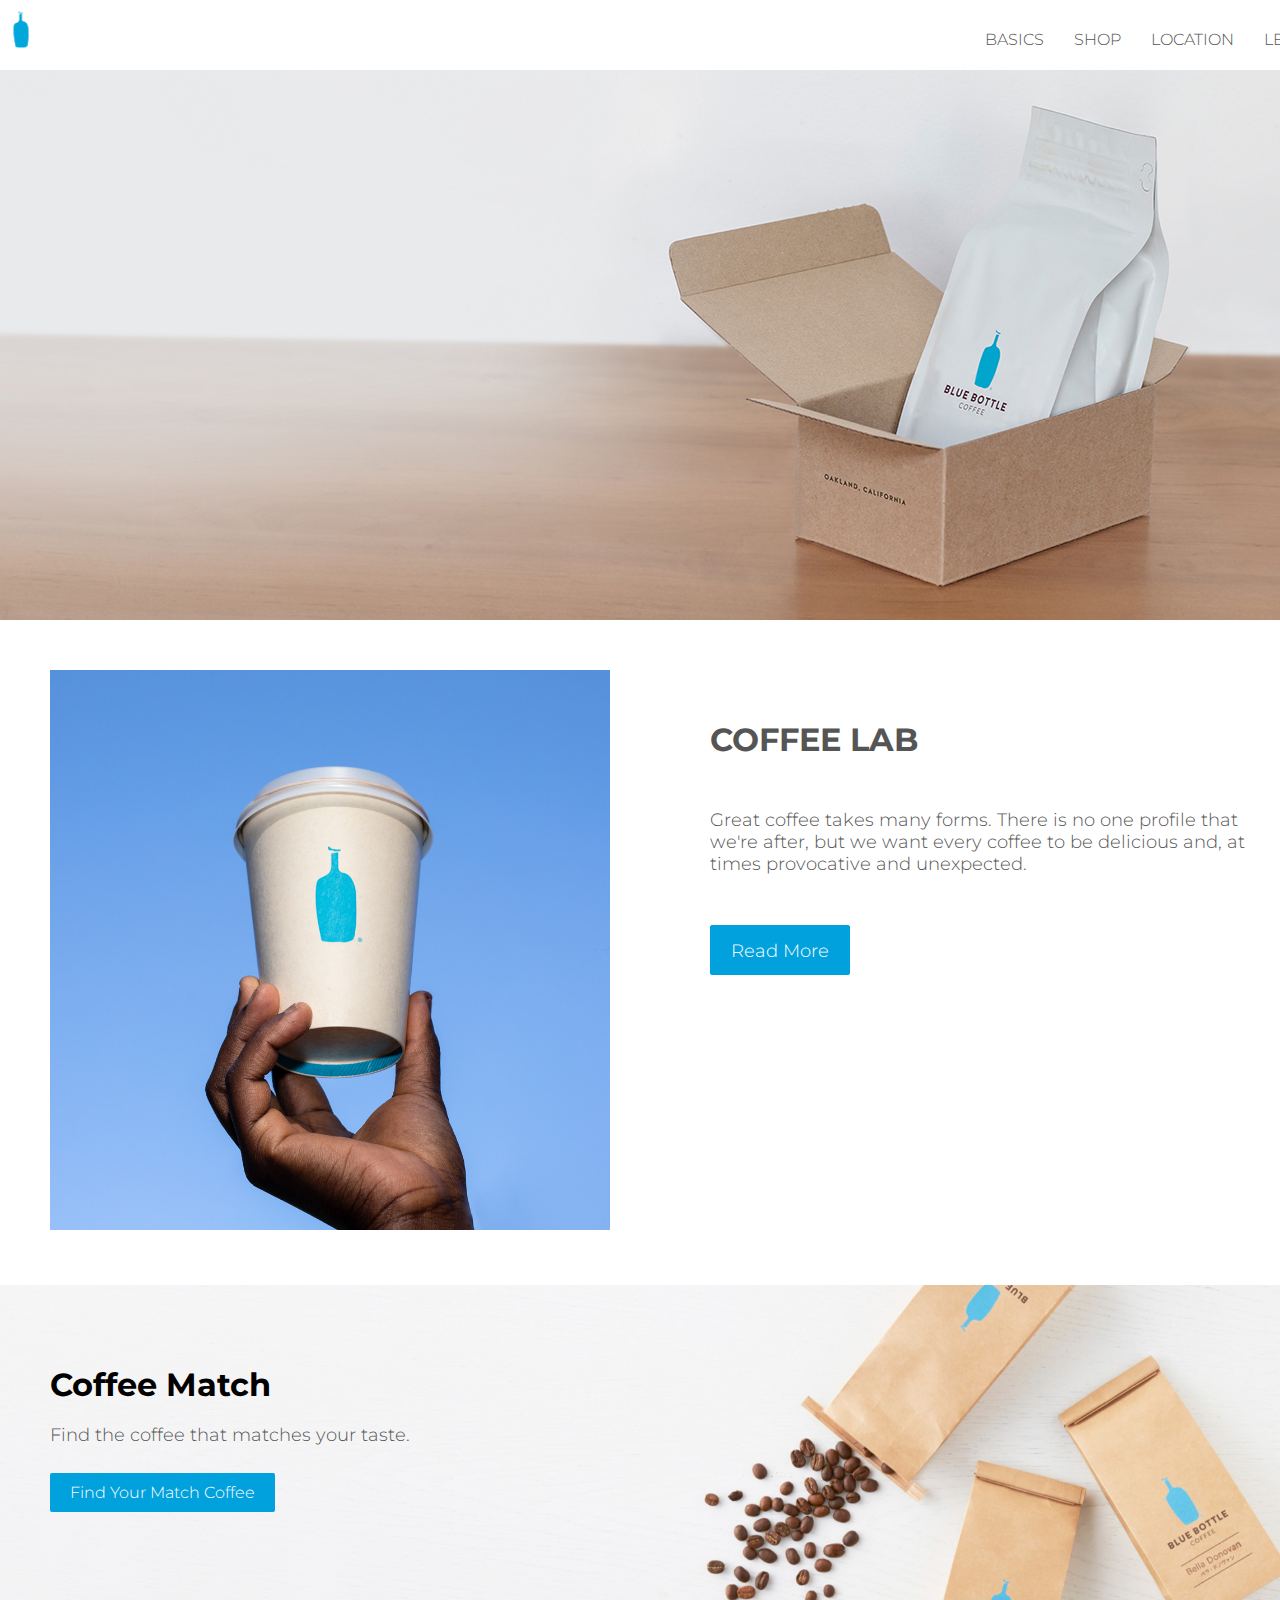
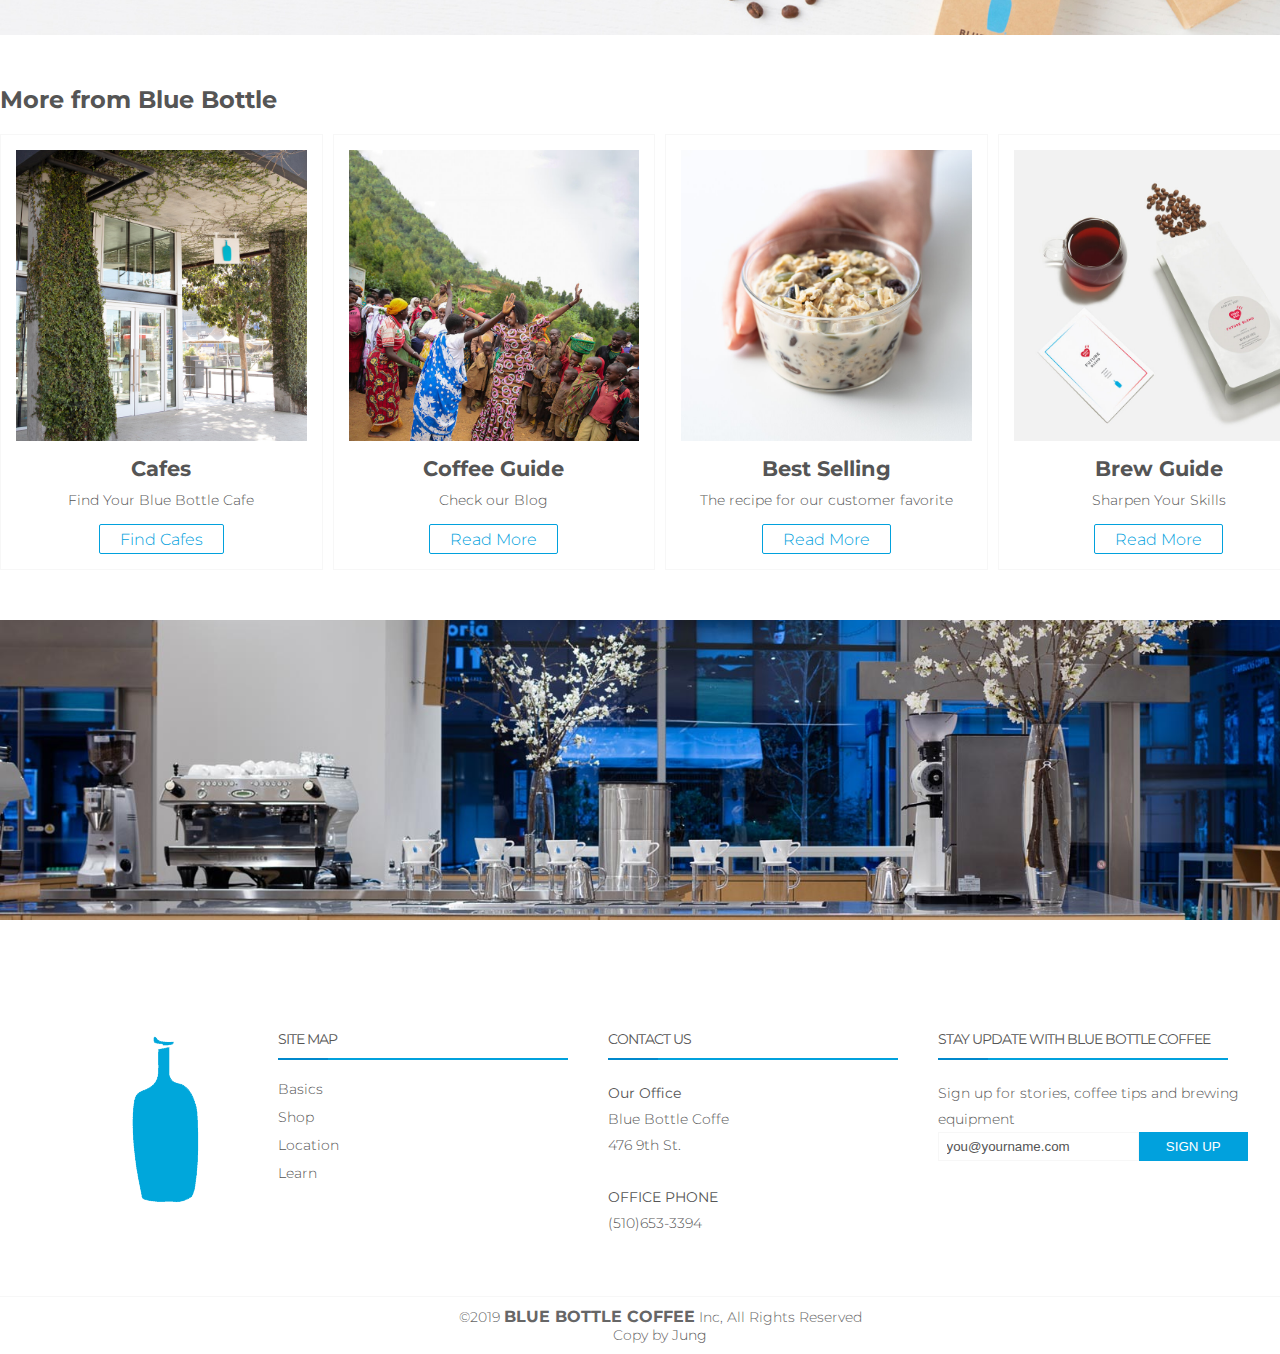
<file: index.html>
<!DOCTYPE html>
<html lang="en">
  <head>
  <meta charset="UTF-8">
  <title>Blue bottle by Jung</title>
  <meta name="description" content="blue bottle 적용">
  <link rel="stylesheet" href="./asset/css/style.css">
  <script type="text/javascript" defer src="./js/jquery.min.js"></script>
  <script type="text/javascript" defer src="./js/common.js"></script>

  <!--[if lt IE 9]>
  <script src = "http://html5shiv.googlecode.com/svn/trunk/html5.js"></script>
  <![endif]-->
  </head>

  <body>
    <div id="wrap">
      <!-- 헤더 영역 -->
      <header id="header">
        <h1 id="top_logo">
          <a href="index.html">
            <img src="./asset/img/logo.png" alt="logo">
          </a>
        </h1>
        <nav id="top_nav">
          <ul>
            <li>
              <a href="./basics/ourstory.html">basics</a>
              <ul class="submenu">
                <li><a href="./basics/ourstory.html">Our Story</a></li>
                <li><a href="./basics/ourcoffee.html">Our Coffee</a></li>
                <li><a href="./basics/blog.html">Blog</a></li>
                <li><a href="./basics/faq.html">FAQs</a></li>
              </ul>
            </li>
            <li>
              <a href="./shop/coffee.html">shop</a>
              <ul class="submenu">
                <li><a href="./shop/coffee.html">Coffee</a></li>
                <li><a href="./shop/mug.html">Mugs & More</a></li>
                <li><a href="./shop/brewing.html">Brewing</a></li>
                <li><a href="./shop/giftcard.html">Gift Cards</a></li>
                <li><a href="./shop/returnpolicy.html">Return Policy</a></li>
              </ul>
            </li>
            <li><a href="./location/location.html">location</a></li>
            <li>
              <a href="./learn/virtual.html">learn</a>
              <ul class="submenu">
                <li><a href="./learn/virtual.html">Virtual Classes</a></li>
                <li><a href="./learn/brew.html">Brew Guides</a></li>
                <li><a href="./learn/recipe.html">Blue Bottle Recipes</a></li>
              </ul>
            </li>
          </ul>
        </nav>
      </header>
      <main>
        <!-- 메인배너 영역 -->
        <div class="mainbanner"></div>
        <!-- 컨텐츠 영역 -->
        <div class="container">
          <div class="contents">
            <div class="inner">
              <div class="box items_2">
                <div class="items">
                  <img src="./asset/img/thumb01.jpg" alt="blog_image">
                </div>
                <div class="items">
                  <h3 class="title">coffee lab</h3>
                  <p>Great coffee takes many forms. There is no one profile that we're after, but we want every coffee to be delicious and, at times provocative and unexpected.</p>
                  <a href="./basics/blog.html" class=gbtn>Read More</a>
                </div>
              </div>
            </div>

            <div class="inner">
              <div class="box">
                <div class="items match">
                  <h3 class="bannertitle">Coffee Match</h3>
                  <p>Find the coffee that matches your taste.</p>
                  <a href="./shop/coffee.html">Find Your Match Coffee</a>
                </div>
              </div>
            </div>

            <div class="inner">
              <h2 class="title">More from Blue Bottle</h2>
              <div class="box list">
                <div class="items">
                  <img src="./asset/img/more/more_01.jpg" alt="more01">
                  <h3 class="title">cafes</h3>
                  <p>Find Your Blue Bottle Cafe</p>
                  <a href="./basics/blog.html" class=gbtn>Find Cafes</a>
                </div>
                <div class="items">
                  <img src="./asset/img/more/more_02.png" alt="more02">
                  <h3 class="title">coffee guide</h3>
                  <p>Check our Blog</p>
                  <a href="./basics/blog.html" class=gbtn>Read More</a>
                </div>
                <div class="items">
                  <img src="./asset/img/more/more_03.jpg" alt="more03">
                  <h3 class="title">best selling</h3>
                  <p>The recipe for our customer favorite</p>
                  <a href="./basics/blog.html" class=gbtn>Read More</a>
                </div>
                <div class="items">
                  <img src="./asset/img/more/more_04.jpg" alt="more04">
                  <h3 class="title">brew guide</h3>
                  <p>Sharpen Your Skills</p>
                  <a href="./basics/blog.html" class=gbtn>Read More</a>
                </div>
              </div>
            </div>

            <div class="inner">
              <div class="box">
                <div class="items banner"></div>
              </div>
            </div>
          </div>
        </div>
      </main>
      <footer id="footer">
        <div class="footer_top">
          <!-- footer 상단영역 -->
          <div class="footer_container">
            <div class="row">
              <div class="column footer_logo">
                <h3>
                  <a href="#">
                    <img src="./asset/img/logo.png" alt="logo">
                  </a>
                </h3>
              </div>
              <div class="column">
                <!-- site map -->
                <h4>site map</h4>
                <ul>
                  <li>
                    <a href="./basics/ourstory.html">basics</a>
                  </li>
                  <li>
                    <a href="./shop/shop.html">shop</a>
                  </li>
                  <li>
                    <a href="./location/location.html">location</a>
                  </li>
                  <li>
                    <a href="./learn/virtual.html">learn</a>
                  </li>
                </ul>
              </div>
              <div class="column">
                <h4>contact us</h4>
                <p>
                  <strong>Our Office</strong><br>
                  Blue Bottle Coffe<br>
                  476 9th St.<br>
                  <br>
                  <strong>OFFICE PHONE</strong><br>
                  <a href="tel=+1-510-653-3394">(510)653-3394</a>
                </p>
              </div>
              <div class="column sign">
                <!-- news -->
                <h4>stay update with blue bottle coffee</h4>
                <p>Sign up for stories, coffee tips and brewing equipment</p>
                <form action="">
                  <input type="email" name="email" value="you@yourname.com">
                  <input type="submit" value="SIGN UP">
                </form>
              </div>
            </div>
          </div>
        </div>
        <div class="footer_container">
          <!-- footer 하단 영역 -->
          <div class="copyright">
            &copy;2019&nbsp;<span>BLUE&nbsp;BOTTLE&nbsp;COFFEE</span>&nbsp;Inc,&nbsp;All&nbsp;Rights&nbsp;Reserved
          </div>
          <div class="credits">
            Copy by <a href="mailto=maestoso911@naver.com">Jung</a>
          </div>
        </div>
      </footer>
    </div>
  </body>
</html>
</file>
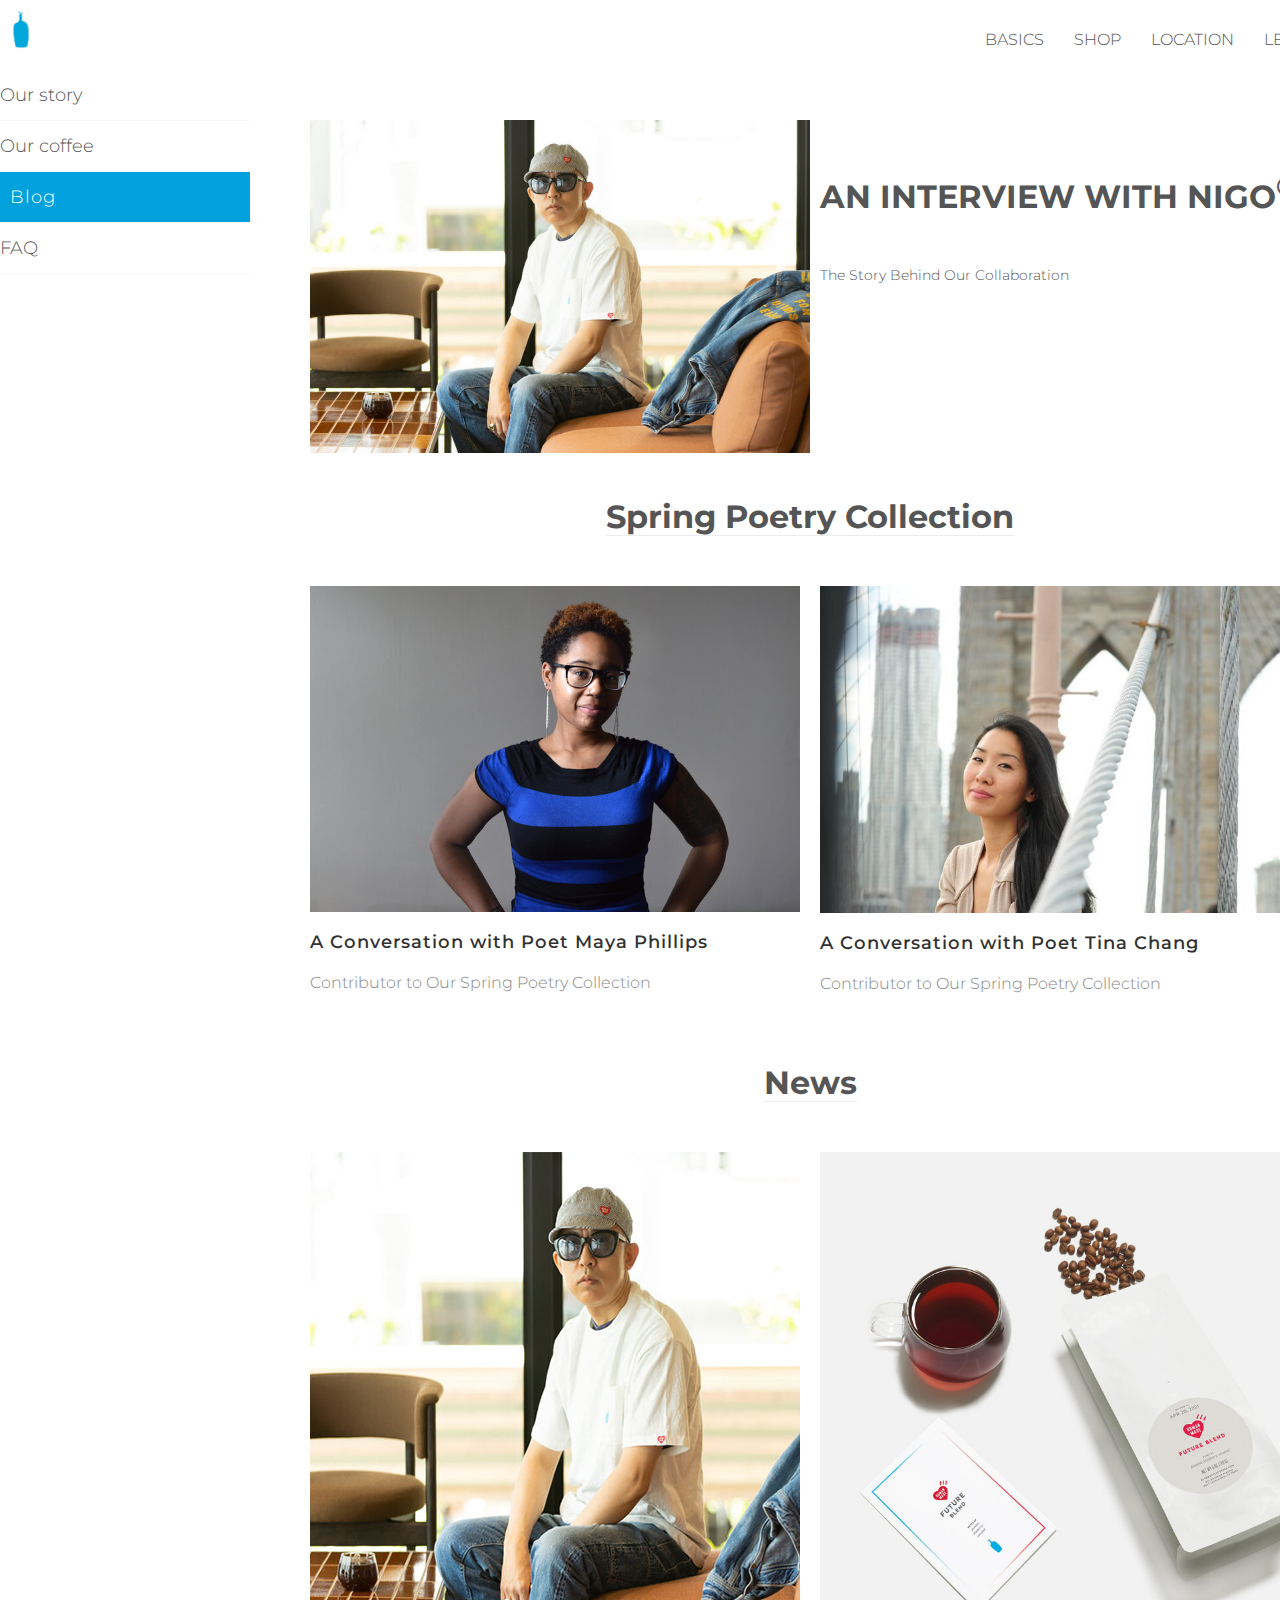
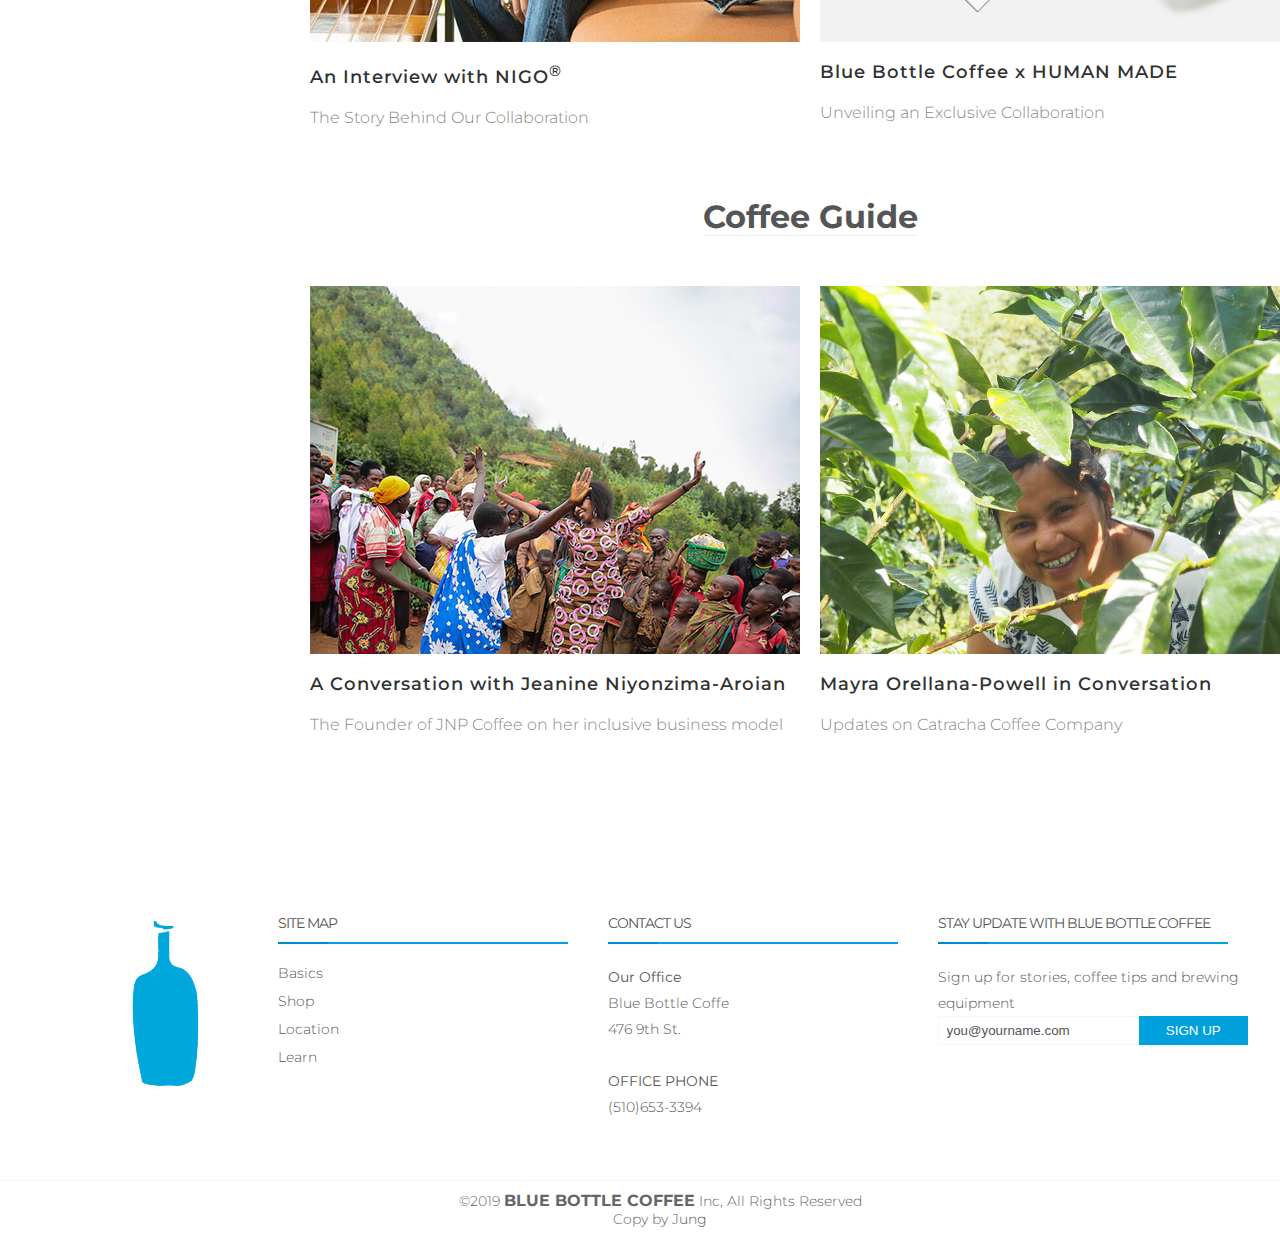
<file: basics/blog.html>
<!DOCTYPE html>
<html lang="en">
  <head>
  <meta charset="UTF-8">
  <title>Blue bottle Blog</title>
  <meta name="description" content="blog">
  <link rel="stylesheet" href="../asset/css/style.css">
  <script type="text/javascript" defer src="../js/jquery.min.js"></script>
  <script type="text/javascript" defer src="../js/common.js"></script>

  <!--[if lt IE 9]>
  <script src = "http://html5shiv.googlecode.com/svn/trunk/html5.js"></script>
  <![endif]-->
  </head>

  <body class="subpage">
    <div id="wrap">
      <!-- 헤더 영역 -->
      <header id="header">
        <h1 id="top_logo">
          <a href="../index.html">
            <img src="../asset/img/logo.png" alt="logo">
          </a>
        </h1>
        <nav id="top_nav">
          <ul>
            <li>
              <a href="../basic/ourstory.html">basics</a>
              <ul class="submenu">
                <li><a href="../basics/ourstory.html">Our Story</a></li>
                <li><a href="../basics/ourcoffee.html">Our Coffee</a></li>
                <li><a href="../basics/blog.html">Blog</a></li>
                <li><a href="../basics/faq.html">FAQs</a></li>
              </ul>
            </li>
            <li>
              <a href="../shop/coffee.html">shop</a>
              <ul class="submenu">
                <li><a href="../shop/coffee.html">Coffee</a></li>
                <li><a href="../shop/mug.html">Mugs & More</a></li>
                <li><a href="../shop/brewing.html">Brewing</a></li>
                <li><a href="../shop/giftcard.html">Gift Cards</a></li>
                <li><a href="../shop/returnpolicy.html">Return Policy</a></li>
              </ul>
            </li>
            <li><a href="../location/location.html">location</a></li>
            <li>
              <a href="#">learn</a>
              <ul class="submenu">
                <li><a href="../learn/classes.html">Virtual Classes</a></li>
                <li><a href="../learn/brewguide.html">Brew Guides</a></li>
                <li><a href="../learn/recipe.html">Blue Bottle Recipes</a></li>
              </ul>
            </li>
          </ul>
        </nav>
      </header>
      <main>
        <!-- 컨텐츠 영역 -->
        <div class="container">
          <!-- 왼쪽 메뉴 -->
          <aside id="lnb">
            <ul>
              <li><a href="./ourstory.html">Our story</a></li>
              <li><a href="./ourcoffee.html">Our coffee</a></li>
              <li><a href="./blog.html" class="on">Blog</a></li>
              <li><a href="./faq.html">FAQ</a></li>
            </ul>
          </aside>
          <div class="contents">
            <div class="inner">
              <div class="box items_2 blog_expand">
                <div class="items">
                  <a href="">
                    <img src="../asset/img/basics/blog/blog_img01.jpg" alt="blog_img01">
                  </a>
                </div>
                <div class="items">
                  <h3 class="title">An Interview with NIGO<sup>&reg;</sup></h3>
                  <p class="desc">The Story Behind Our Collaboration</p>
                </div>
              </div>
            </div>

            <div class="inner">
              <h2 class="blog_section_title">
                <a href="">Spring Poetry Collection</a>
              </h2>
              <div class="box items_2">
                <div class="items">
                  <a href="">
                    <img src="../asset/img/basics/blog/blog_img02.jpg" alt="blog_img02">
                    <h4 class="items_title">A Conversation with Poet Maya Phillips</h3>
                    <p class="desc">Contributor to Our Spring Poetry Collection</p>
                  </a>
                </div>
                <div class="items">
                  <a href="">
                    <img src="../asset/img/basics/blog/blog_img03.jpeg" alt="blog_img03">
                    <h4 class="items_title">A Conversation with Poet Tina Chang</h3>
                    <p class="desc">Contributor to Our Spring Poetry Collection</p>
                  </a>
                </div>
              </div>
            </div>

            <div class="inner">
              <h2 class="blog_section_title">
                <a href="">News</a>
              </h2>
              <div class="box items_2">
                <div class="items">
                  <a href="">
                    <img src="../asset/img/basics/blog/blog_img01.png" alt="blog_img01">
                    <h4 class="items_title">An Interview with NIGO<sup>&reg;</sup></h3>
                    <p class="desc">The Story Behind Our Collaboration</p>
                  </a>
                </div>
                <div class="items">
                  <a href="">
                    <img src="../asset/img/basics/blog/blog_img04.jpg" alt="blog_img04">
                    <h4 class="items_title">Blue Bottle Coffee x HUMAN MADE</h3>
                    <p class="desc">Unveiling an Exclusive Collaboration</p>
                  </a>
                </div>
              </div>
            </div>

            <div class="inner">
              <h2 class="blog_section_title">
                <a href="">Coffee Guide</a>
              </h2>
              <div class="box items_2">
                <div class="items">
                  <a href="">
                    <img src="../asset/img/basics/blog/blog_img05.png" alt="blog_img05">
                    <h4 class="items_title">A Conversation with Jeanine Niyonzima-Aroian</h3>
                    <p class="desc">The Founder of JNP Coffee on her inclusive business model</p>
                  </a>
                </div>
                <div class="items">
                  <a href="">
                    <img src="../asset/img/basics/blog/blog_img06.jpg" alt="blog_img06">
                    <h4 class="items_title">Mayra Orellana-Powell in Conversation</h3>
                    <p class="desc">Updates on Catracha Coffee Company</p>
                  </a>
                </div>
              </div>
            </div>
            
        </div>
      </main>
      <footer id="footer">
        <div class="footer_top">
          <!-- footer 상단영역 -->
          <div class="footer_container">
            <div class="row">
              <div class="column footer_logo">
                <h3>
                  <a href="#">
                    <img src="../asset/img/logo.png" alt="logo">
                  </a>
                </h3>
              </div>
              <div class="column">
                <!-- site map -->
                <h4>site map</h4>
                <ul>
                  <li>
                    <a href="./company/introduce.html">basics</a>
                  </li>
                  <li>
                    <a href="./product/product.html">shop</a>
                  </li>
                  <li>
                    <a href="./gallery/gallery.html">location</a>
                  </li>
                  <li>
                    <a href="./community/notice.html">learn</a>
                  </li>
                </ul>
              </div>
              <div class="column">
                <h4>contact us</h4>
                <p>
                  <strong>Our Office</strong><br>
                  Blue Bottle Coffe<br>
                  476 9th St.<br>
                  <br>
                  <strong>OFFICE PHONE</strong><br>
                  <a href="tel=+1-510-653-3394">(510)653-3394</a>
                </p>
              </div>
              <div class="column sign">
                <!-- news -->
                <h4>stay update with blue bottle coffee</h4>
                <p>Sign up for stories, coffee tips and brewing equipment</p>
                <form action="">
                  <input type="email" name="email" value="you@yourname.com">
                  <input type="submit" value="SIGN UP">
                </form>
              </div>
            </div>
          </div>
        </div>
        <div class="footer_container">
          <!-- footer 하단 영역 -->
          <div class="copyright">
            &copy;2019&nbsp;<span>BLUE&nbsp;BOTTLE&nbsp;COFFEE</span>&nbsp;Inc,&nbsp;All&nbsp;Rights&nbsp;Reserved
          </div>
          <div class="credits">
            Copy by <a href="mailto=maestoso911@naver.com">Jung</a>
          </div>
        </div>
      </footer>
    </div>
  </body>
</html>
</file>
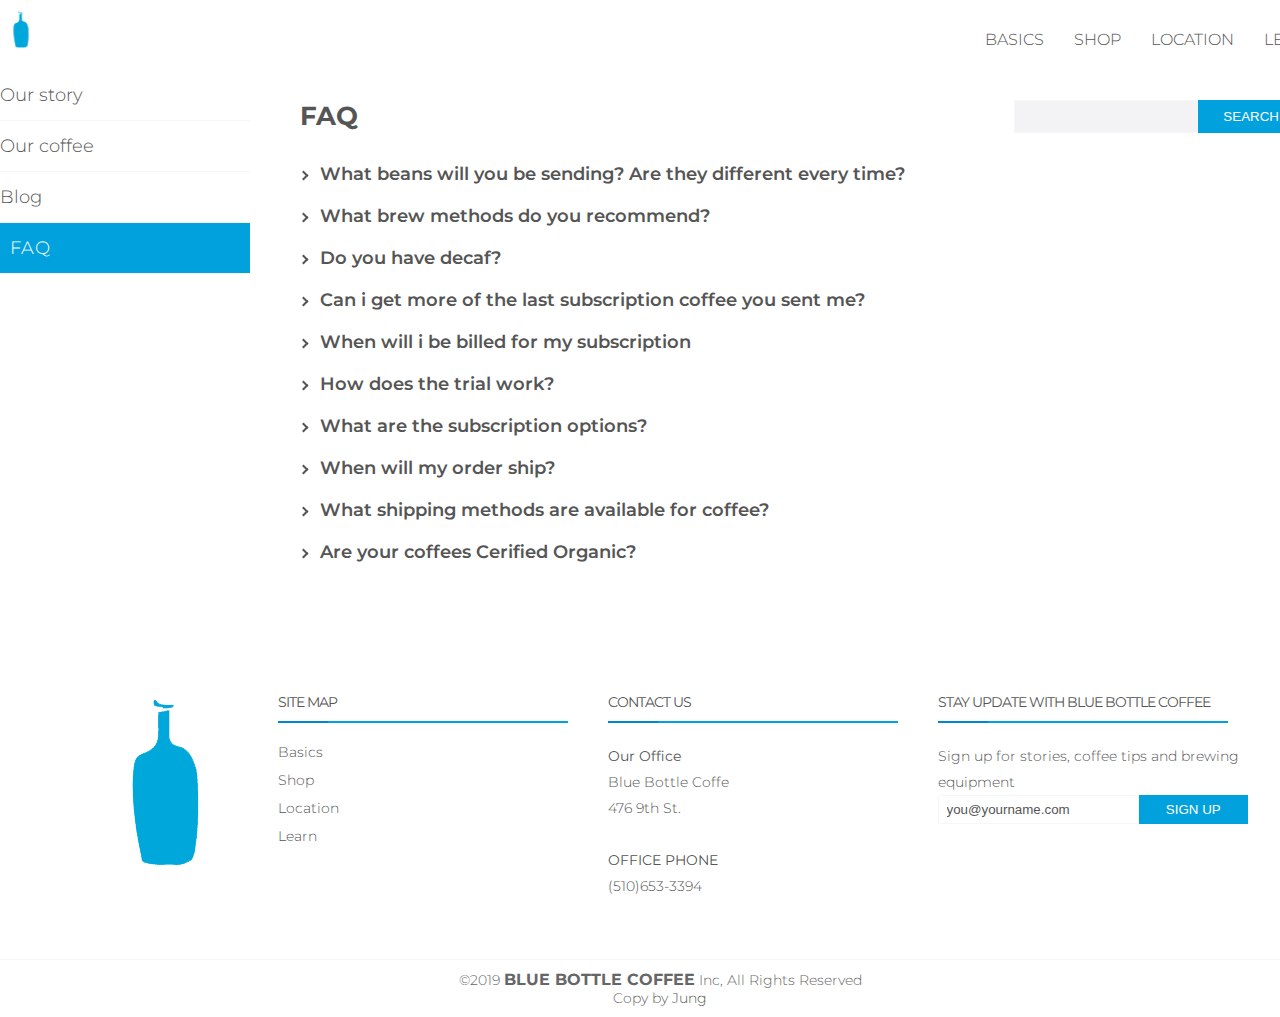
<file: basics/faq.html>
<!DOCTYPE html>
<html lang="en">
  <head>
  <meta charset="UTF-8">
  <title>Blue bottle FAQ</title>
  <meta name="description" content="FAQ">
  <link rel="stylesheet" href="../asset/css/style.css">
  <script type="text/javascript" defer src="../js/jquery.min.js"></script>
  <script type="text/javascript" defer src="../js/common.js"></script>

  <!--[if lt IE 9]>
  <script src = "http://html5shiv.googlecode.com/svn/trunk/html5.js"></script>
  <![endif]-->
  </head>

  <body class="subpage">
    <div id="wrap">
      <!-- 헤더 영역 -->
      <header id="header">
        <h1 id="top_logo">
          <a href="../index.html">
            <img src="../asset/img/logo.png" alt="logo">
          </a>
        </h1>
        <nav id="top_nav">
          <ul>
            <li>
              <a href="../basic/ourstory.html">basics</a>
              <ul class="submenu">
                <li><a href="../basics/ourstory.html">Our Story</a></li>
                <li><a href="../basics/ourcoffee.html">Our Coffee</a></li>
                <li><a href="../basics/blog.html">Blog</a></li>
                <li><a href="../basics/faq.html">FAQs</a></li>
              </ul>
            </li>
            <li>
              <a href="../shop/coffee.html">shop</a>
              <ul class="submenu">
                <li><a href="../shop/coffee.html">Coffee</a></li>
                <li><a href="../shop/mug.html">Mugs & More</a></li>
                <li><a href="../shop/brewing.html">Brewing</a></li>
                <li><a href="../shop/giftcard.html">Gift Cards</a></li>
                <li><a href="../shop/returnpolicy.html">Return Policy</a></li>
              </ul>
            </li>
            <li><a href="../location/location.html">location</a></li>
            <li>
              <a href="../learn/virtual.html">learn</a>
              <ul class="submenu">
                <li><a href="../learn/virtual.html">Virtual Classes</a></li>
                <li><a href="../learn/brew.html">Brew Guides</a></li>
                <li><a href="../learn/recipe.html">Blue Bottle Recipes</a></li>
              </ul>
            </li>
          </ul>
        </nav>
      </header>
      <main>
        <!-- 컨텐츠 영역 -->
        <div class="container">
          <!-- 왼쪽 메뉴 -->
          <aside id="lnb">
            <ul>
              <li><a href="./ourstory.html">Our story</a></li>
              <li><a href="./ourcoffee.html">Our coffee</a></li>
              <li><a href="./blog.html">Blog</a></li>
              <li><a href="./faq.html" class="on">FAQ</a></li>
            </ul>
          </aside>
          <div class="contents">
            <div class="inner">
              <div class="faq_header">
                <h2>FAQ</h2>
                <form action="">
                  <input type="text" name="search">
                  <input type="submit" value="SEARCH">
                </form>
              </div>
              <div class="box expand">
                <ul class="faq">
                  <li><a href="#">What beans will you be sending? Are they different every time?</a></li>
                  <li><a href="#">What brew methods do you recommend?</a></li>
                  <li><a href="#">Do you have decaf?</a></li>
                  <li><a href="#">Can i get more of the last subscription coffee you sent me?</a></li>
                  <li><a href="#">When will i be billed for my subscription</a></li>
                  <li><a href="#">How does the trial work?</a></li>
                  <li><a href="#">What are the subscription options?</a></li>
                  <li><a href="#">When will my order ship?</a></li>
                  <li><a href="#">What shipping methods are available for coffee?</a></li>
                  <li><a href="#">Are your coffees Cerified Organic?</a></li>
                </ul>
              </div>
            </div>
          </div>
        </div>
      </main>
      <footer id="footer">
        <div class="footer_top">
          <!-- footer 상단영역 -->
          <div class="footer_container">
            <div class="row">
              <div class="column footer_logo">
                <h3>
                  <a href="#">
                    <img src="../asset/img/logo.png" alt="logo">
                  </a>
                </h3>
              </div>
              <div class="column">
                <!-- site map -->
                <h4>site map</h4>
                <ul>
                  <li>
                    <a href="../basics/ourstory.html">basics</a>
                  </li>
                  <li>
                    <a href="../shop/shop.html">shop</a>
                  </li>
                  <li>
                    <a href="../location/location.html">location</a>
                  </li>
                  <li>
                    <a href="../learn/virtual.html">learn</a>
                  </li>
                </ul>
              </div>
              <div class="column">
                <h4>contact us</h4>
                <p>
                  <strong>Our Office</strong><br>
                  Blue Bottle Coffe<br>
                  476 9th St.<br>
                  <br>
                  <strong>OFFICE PHONE</strong><br>
                  <a href="tel=+1-510-653-3394">(510)653-3394</a>
                </p>
              </div>
              <div class="column sign">
                <!-- news -->
                <h4>stay update with blue bottle coffee</h4>
                <p>Sign up for stories, coffee tips and brewing equipment</p>
                <form action="">
                  <input type="email" name="email" value="you@yourname.com">
                  <input type="submit" value="SIGN UP">
                </form>
              </div>
            </div>
          </div>
        </div>
        <div class="footer_container">
          <!-- footer 하단 영역 -->
          <div class="copyright">
            &copy;2019&nbsp;<span>BLUE&nbsp;BOTTLE&nbsp;COFFEE</span>&nbsp;Inc,&nbsp;All&nbsp;Rights&nbsp;Reserved
          </div>
          <div class="credits">
            Copy by <a href="mailto=maestoso911@naver.com">Jung</a>
          </div>
        </div>
      </footer>
    </div>
  </body>
</html>
</file>
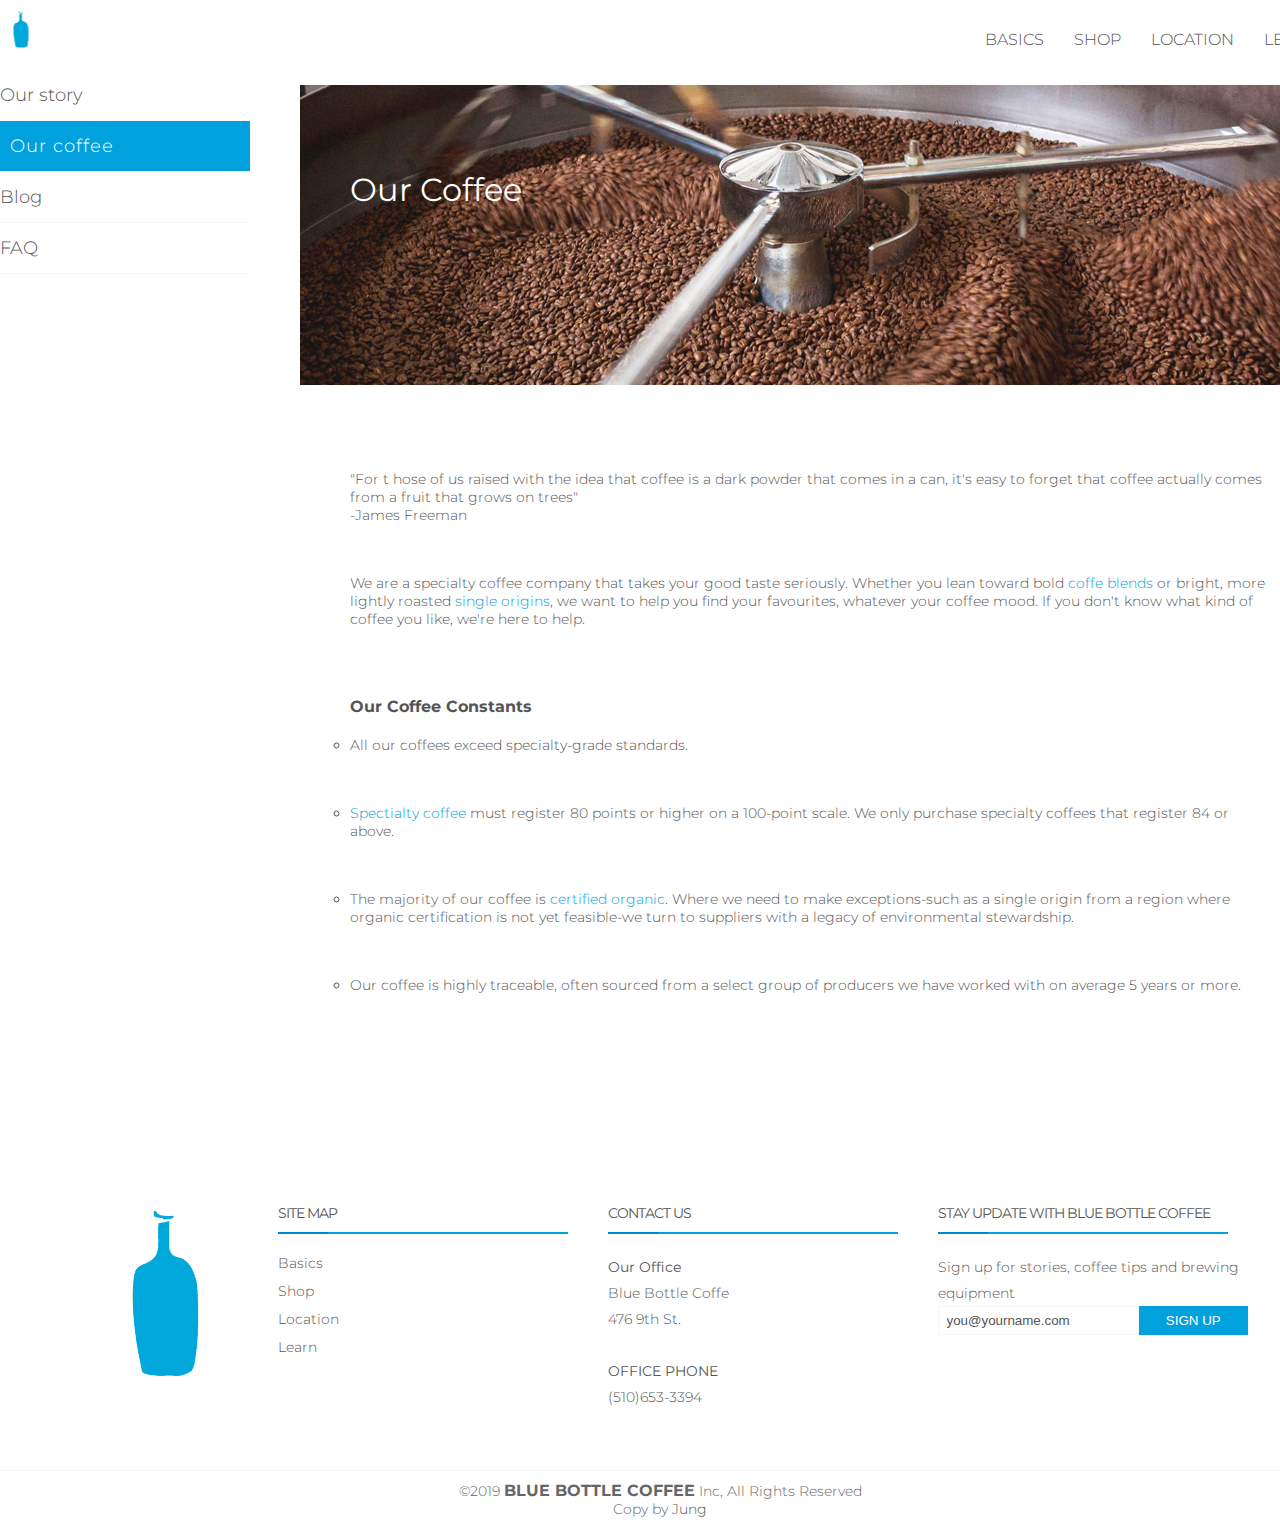
<file: basics/ourcoffee.html>
<!DOCTYPE html>
<html lang="en">
  <head>
  <meta charset="UTF-8">
  <title>Blue bottle Our Coffee</title>
  <meta name="description" content="our coffee">
  <link rel="stylesheet" href="../asset/css/style.css">
  <script type="text/javascript" defer src="../js/jquery.min.js"></script>
  <script type="text/javascript" defer src="../js/common.js"></script>

  <!--[if lt IE 9]>
  <script src = "http://html5shiv.googlecode.com/svn/trunk/html5.js"></script>
  <![endif]-->
  </head>

  <body class="subpage">
    <div id="wrap">
      <!-- 헤더 영역 -->
      <header id="header">
        <h1 id="top_logo">
          <a href="../index.html">
            <img src="../asset/img/logo.png" alt="logo">
          </a>
        </h1>
        <nav id="top_nav">
          <ul>
            <li>
              <a href="../basic/ourstory.html">basics</a>
              <ul class="submenu">
                <li><a href="../basics/ourstory.html">Our Story</a></li>
                <li><a href="../basics/ourcoffee.html">Our Coffee</a></li>
                <li><a href="../basics/blog.html">Blog</a></li>
                <li><a href="../basics/faq.html">FAQs</a></li>
              </ul>
            </li>
            <li>
              <a href="../shop/coffee.html">shop</a>
              <ul class="submenu">
                <li><a href="../shop/coffee.html">Coffee</a></li>
                <li><a href="../shop/mug.html">Mugs & More</a></li>
                <li><a href="../shop/brewing.html">Brewing</a></li>
                <li><a href="../shop/giftcard.html">Gift Cards</a></li>
                <li><a href="../shop/returnpolicy.html">Return Policy</a></li>
              </ul>
            </li>
            <li><a href="../location/location.html">location</a></li>
            <li>
              <a href="../learn/virtual.html">learn</a>
              <ul class="submenu">
                <li><a href="../learn/virtual.html">Virtual Classes</a></li>
                <li><a href="../learn/brew.html">Brew Guides</a></li>
                <li><a href="../learn/recipe.html">Blue Bottle Recipes</a></li>
              </ul>
            </li>
          </ul>
        </nav>
      </header>
      <main>
        <!-- 컨텐츠 영역 -->
        <div class="container">
          <!-- 왼쪽 메뉴 -->
          <aside id="lnb">
            <ul>
              <li><a href="./ourstory.html">Our story</a></li>
              <li><a href="./ourcoffee.html" class="on">Our coffee</a></li>
              <li><a href="./blog.html">Blog</a></li>
              <li><a href="./faq.html">FAQ</a></li>
            </ul>
          </aside>
          <div class="contents">
            <div class="banner coffee">
              <h2 class="subtitle">Our Coffee</h2>
            </div>
            <div class="inner">
              <div class="box">
                <div class="items">
                  <p>"For t hose of us raised with the idea that coffee is a dark powder that comes in a can, it's easy to forget that coffee actually comes from a fruit that grows on trees"<br>-James Freeman</p>
                  <p>We are a specialty coffee company that takes your good taste seriously. Whether you lean toward bold <span class="textblue">coffe blends</span> or bright, more lightly roasted <span class="textblue">single origins</span>, we want  to help you find your favourites, whatever your coffee mood. If you don't know what kind of coffee you like, we're here to help.</p>
                  <br>
                  <h3>Our Coffee Constants</h3>
                  <ul>
                    <li>
                      <p>All our coffees exceed specialty-grade standards.</p>
                    </li>
                    <li>
                      <p><span class="textblue">Spectialty coffee</span> must register 80 points or higher on a 100-point scale. We only purchase specialty coffees that register 84 or above.</p>
                    </li>
                    <li>
                      <p>The majority of our coffee is <span class="textblue">certified organic</span>. Where we need to make exceptions-such as a single origin from a region where organic certification is not yet feasible-we turn to suppliers with a legacy of environmental stewardship.</p>
                    </li>
                    <li>
                      <p>Our coffee is highly traceable, often sourced from a select group of producers we have worked with on average 5 years or more.</p>
                    </li>
                  </ul>
                </div>
              </div>
            </div>
          </div>
        </div>
      </main>
      <footer id="footer">
        <div class="footer_top">
          <!-- footer 상단영역 -->
          <div class="footer_container">
            <div class="row">
              <div class="column footer_logo">
                <h3>
                  <a href="#">
                    <img src="../asset/img/logo.png" alt="logo">
                  </a>
                </h3>
              </div>
              <div class="column">
                <!-- site map -->
                <h4>site map</h4>
                <ul>
                  <li>
                    <a href="../basics/ourstory.html">basics</a>
                  </li>
                  <li>
                    <a href="../shop/shop.html">shop</a>
                  </li>
                  <li>
                    <a href="../location/location.html">location</a>
                  </li>
                  <li>
                    <a href="../learn/virtual.html">learn</a>
                  </li>
                </ul>
              </div>
              <div class="column">
                <h4>contact us</h4>
                <p>
                  <strong>Our Office</strong><br>
                  Blue Bottle Coffe<br>
                  476 9th St.<br>
                  <br>
                  <strong>OFFICE PHONE</strong><br>
                  <a href="tel=+1-510-653-3394">(510)653-3394</a>
                </p>
              </div>
              <div class="column sign">
                <!-- news -->
                <h4>stay update with blue bottle coffee</h4>
                <p>Sign up for stories, coffee tips and brewing equipment</p>
                <form action="">
                  <input type="email" name="email" value="you@yourname.com">
                  <input type="submit" value="SIGN UP">
                </form>
              </div>
            </div>
          </div>
        </div>
        <div class="footer_container">
          <!-- footer 하단 영역 -->
          <div class="copyright">
            &copy;2019&nbsp;<span>BLUE&nbsp;BOTTLE&nbsp;COFFEE</span>&nbsp;Inc,&nbsp;All&nbsp;Rights&nbsp;Reserved
          </div>
          <div class="credits">
            Copy by <a href="mailto=maestoso911@naver.com">Jung</a>
          </div>
        </div>
      </footer>
    </div>
  </body>
</html>
</file>
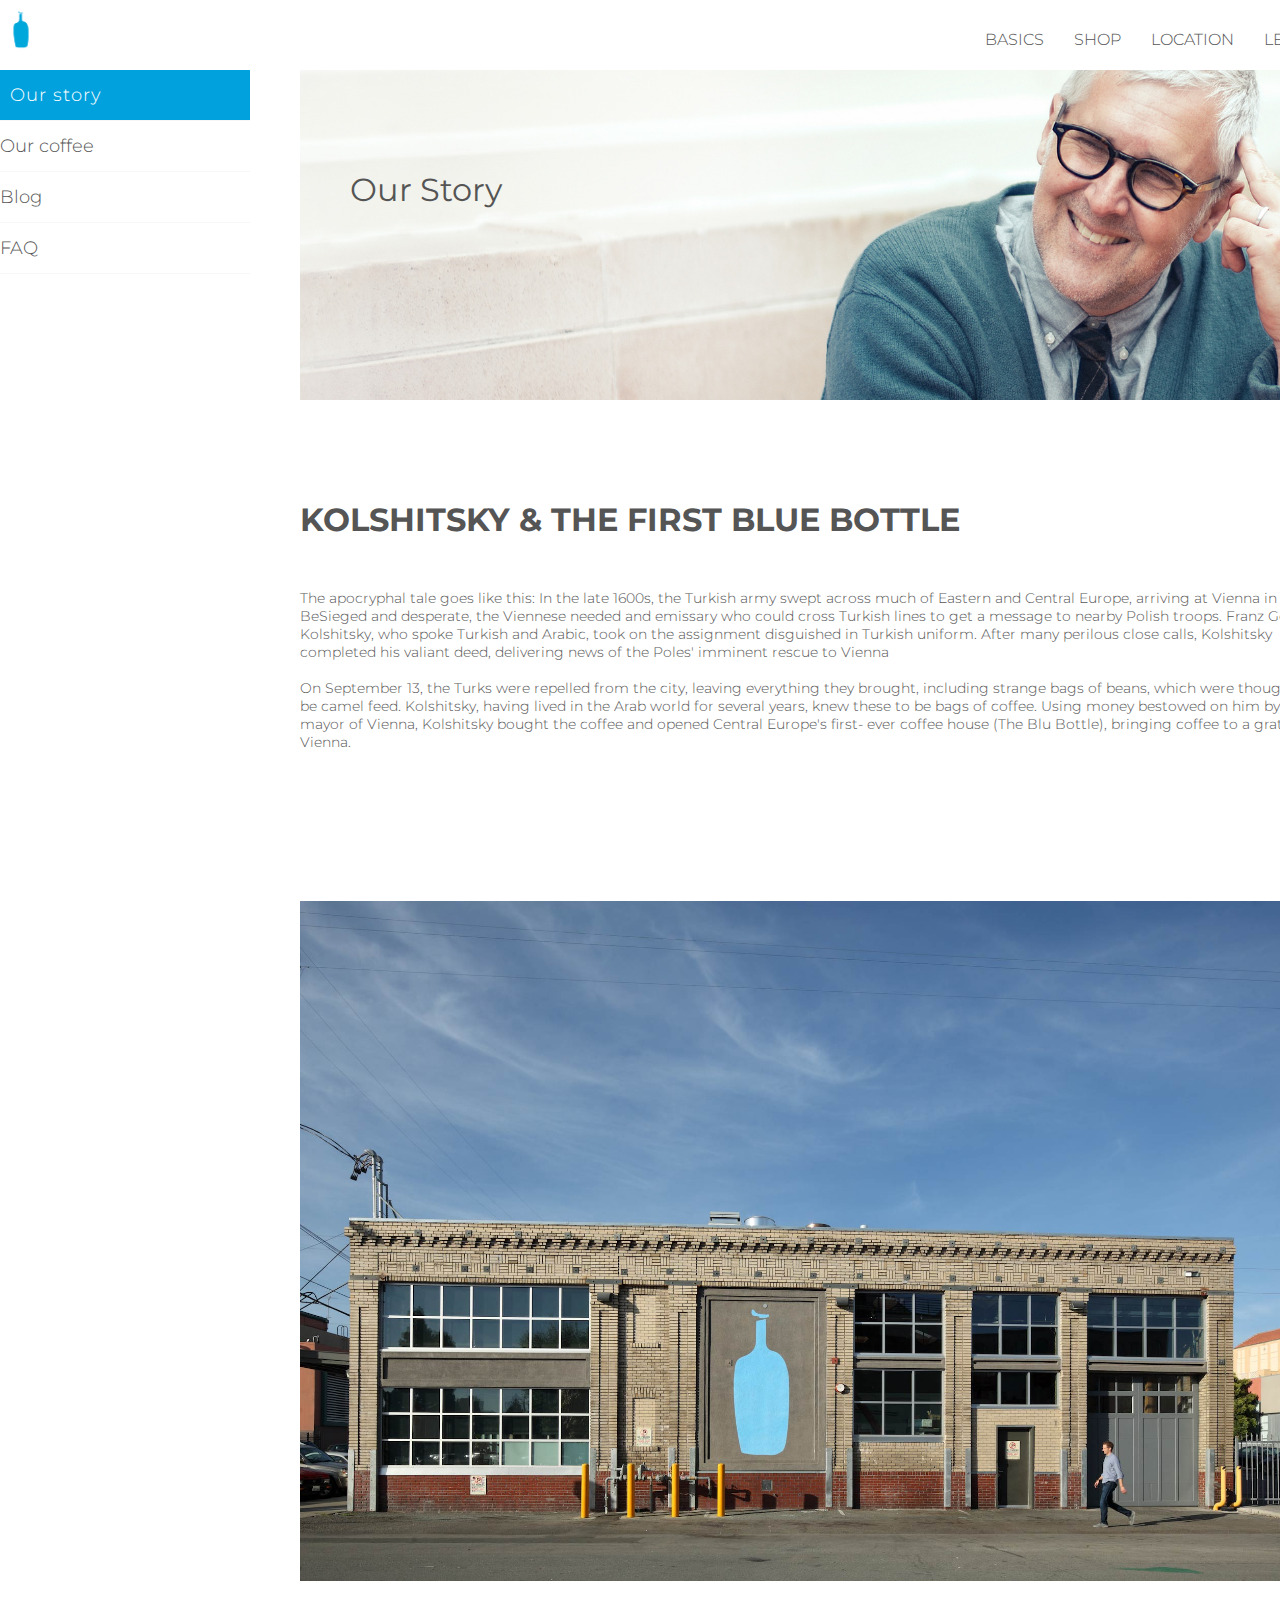
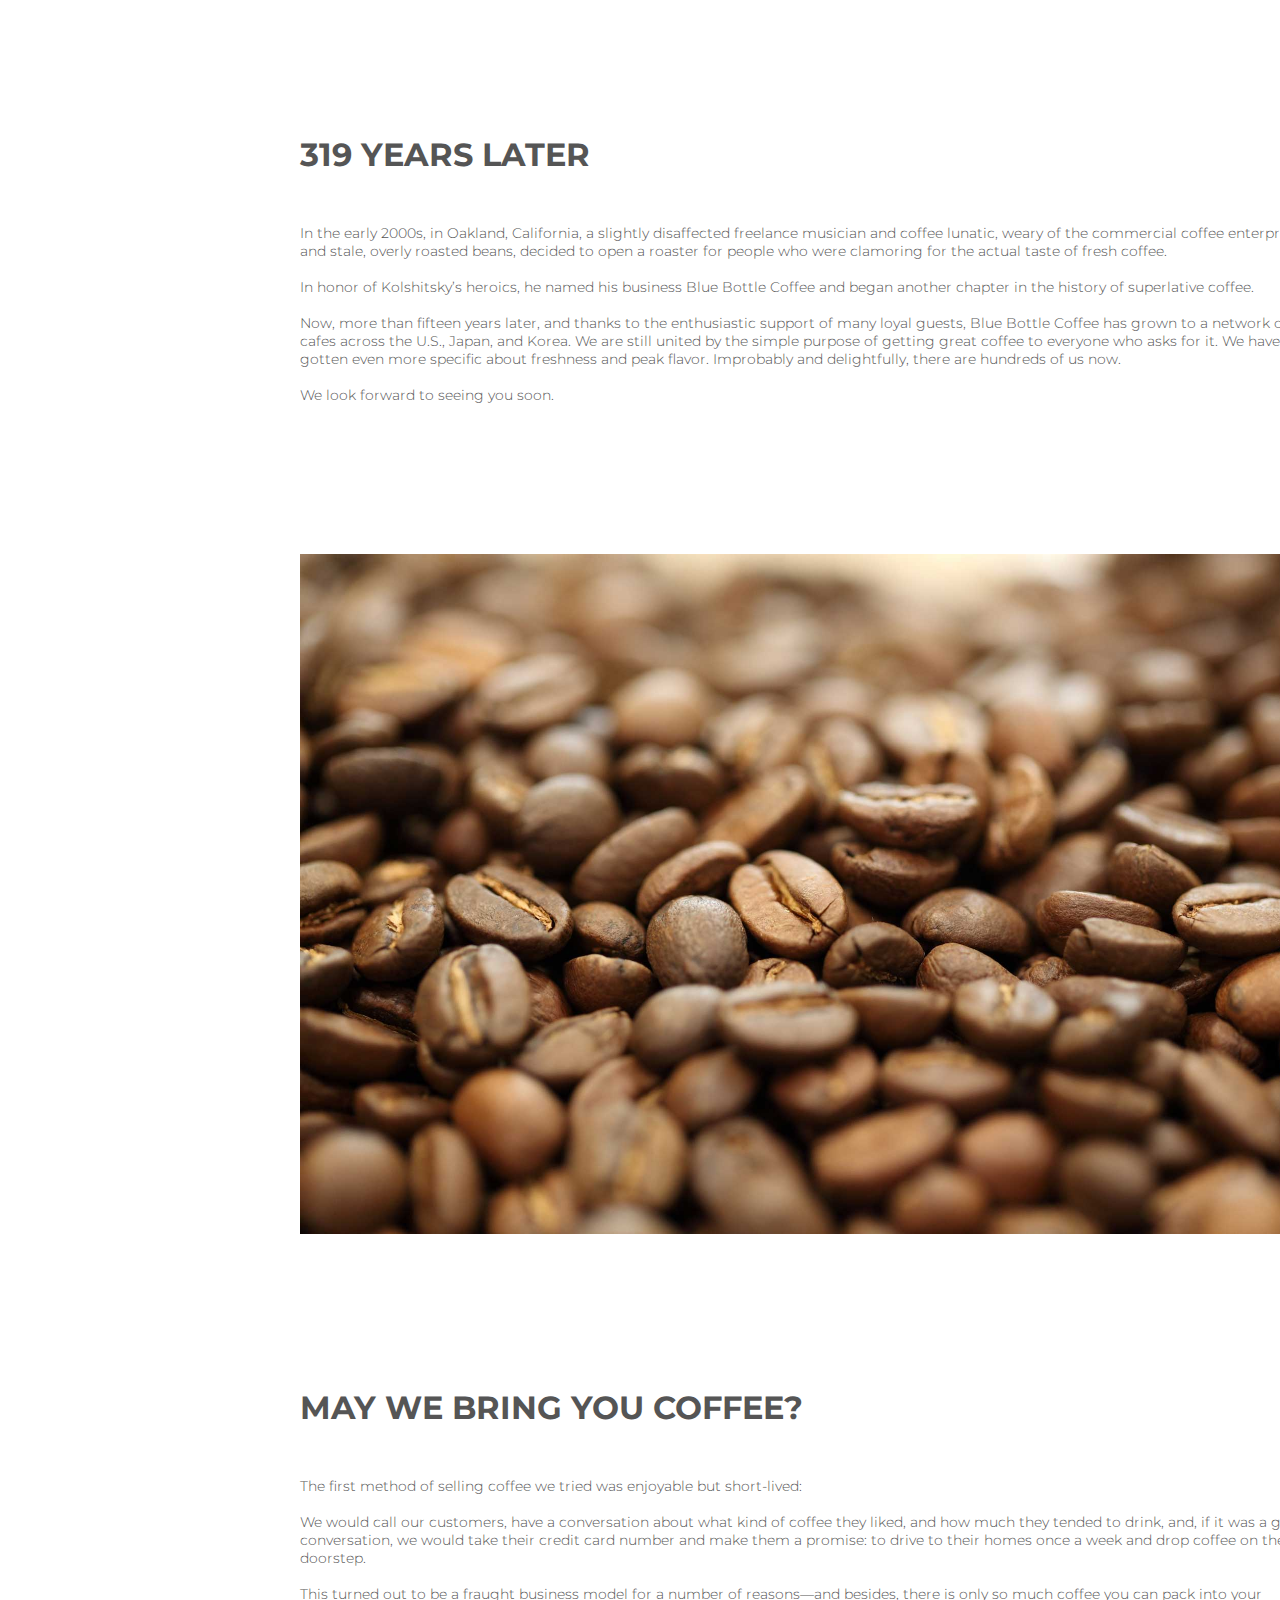
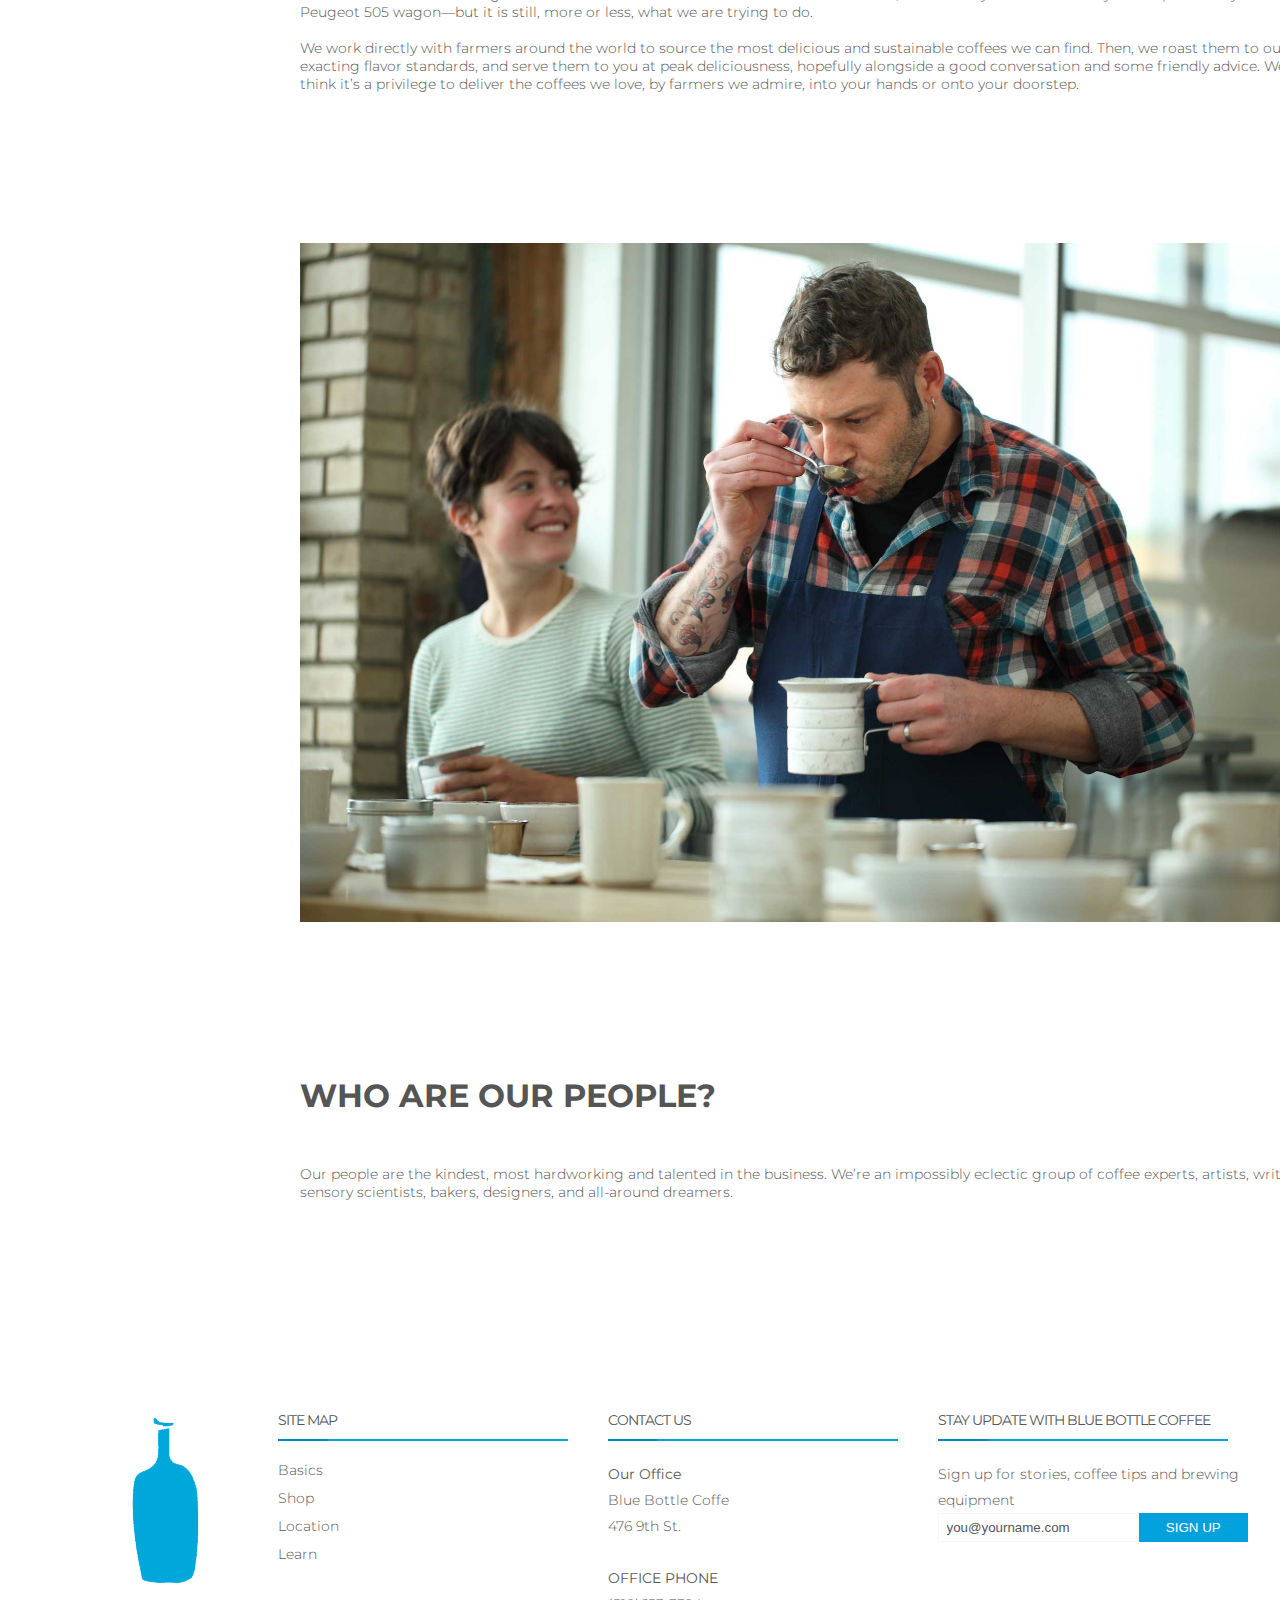
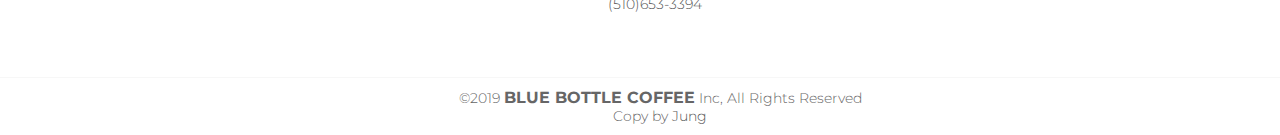
<file: basics/ourstory.html>
<!DOCTYPE html>
<html lang="en">

<head>
  <meta charset="UTF-8">
  <title>Blue bottle Our Story</title>
  <meta name="description" content="our story">
  <link rel="stylesheet" href="../asset/css/style.css">
  <script type="text/javascript" defer src="../js/jquery.min.js"></script>
  <script type="text/javascript" defer src="../js/common.js"></script>

  <!--[if lt IE 9]>
  <script src = "http://html5shiv.googlecode.com/svn/trunk/html5.js"></script>
  <![endif]-->
</head>

<body class="subpage">
  <div id="wrap">
    <!-- 헤더 영역 -->
    <header id="header">
      <h1 id="top_logo">
        <a href="../index.html">
          <img src="../asset/img/logo.png" alt="logo">
        </a>
      </h1>
      <nav id="top_nav">
        <ul>
          <li>
            <a href="../basics/ourstory.html">basics</a>
            <ul class="submenu">
              <li><a href="../basics/ourstory.html">Our Story</a></li>
              <li><a href="../basics/ourcoffee.html">Our Coffee</a></li>
              <li><a href="../basics/blog.html">Blog</a></li>
              <li><a href="../basics/faq.html">FAQs</a></li>
            </ul>
          </li>
          <li>
            <a href="../shop/coffee.html">shop</a>
            <ul class="submenu">
              <li><a href="../shop/coffee.html">Coffee</a></li>
              <li><a href="../shop/mug.html">Mugs & More</a></li>
              <li><a href="../shop/brewing.html">Brewing</a></li>
              <li><a href="../shop/giftcard.html">Gift Cards</a></li>
              <li><a href="../shop/returnpolicy.html">Return Policy</a></li>
            </ul>
          </li>
          <li><a href="../location/location.html">location</a></li>
          <li>
            <a href="../learn/virtual.html">learn</a>
            <ul class="submenu">
              <li><a href="../learn/virtual.html">Virtual Classes</a></li>
              <li><a href="../learn/brew.html">Brew Guides</a></li>
              <li><a href="../learn/recipe.html">Blue Bottle Recipes</a></li>
            </ul>
          </li>
        </ul>
      </nav>
    </header>
    <main>
      <!-- 컨텐츠 영역 -->
      <div class="container">
        <!-- 왼쪽 메뉴 -->
        <aside id="lnb">
          <ul>
            <li><a href="./ourstory.html" class="on">Our story</a></li>
            <li><a href="./ourcoffee.html">Our coffee</a></li>
            <li><a href="./blog.html">Blog</a></li>
            <li><a href="./faq.html">FAQ</a></li>
          </ul>
        </aside>
        <div class="contents">
          <div class="banner story">
            <h2 class="subtitle">Our Story</h2>
          </div>
          <div class="inner">
            <div class="box expand">
              <div class="items">
                <h3 class="title">KOLSHITSKY & THE FIRST BLUE BOTTLE</h3>
                <p>The apocryphal tale goes like this: In the late 1600s, the Turkish army swept across much of Eastern and Central Europe, arriving at Vienna in 1683. BeSieged and desperate, the Viennese
                  needed and emissary who could cross Turkish lines to get a message to nearby Polish troops. Franz George Kolshitsky, who spoke Turkish and Arabic, took on the assignment disguished in
                  Turkish uniform. After many perilous close calls, Kolshitsky completed his valiant deed, delivering news of the Poles' imminent rescue to Vienna <br>
                  <br>
                  On September 13, the Turks were repelled from the city, leaving everything they brought, including strange bags of beans, which were thought to be camel feed. Kolshitsky, having lived
                  in the Arab world for several years, knew these to be bags of coffee. Using money bestowed on him by the mayor of Vienna, Kolshitsky bought the coffee and opened Central Europe's first-
                  ever coffee house (The Blu Bottle), bringing coffee to a grateful Vienna.
                </p>
              </div>
            </div>
          </div>
          <div class="inner">
            <div class="box expand">
              <div class="items">
                <img src="../asset/img/basics/ourstory_01.jpg" alt="ourstory_01.jpg">
              </div>
            </div>
          </div>
          <div class="inner">
            <div class="box expand">
              <div class="items">
                <h3 class="title">319 YEARS LATER</h3>
                <p>In the early 2000s, in Oakland, California, a slightly disaffected freelance musician and coffee lunatic, weary of the commercial coffee enterprise and stale, overly roasted beans, decided to open a roaster for people who were
                  clamoring for the actual taste of fresh coffee.<br>
                  <br>
                  In honor of Kolshitsky’s heroics, he named his business Blue Bottle Coffee and began another chapter in the history of superlative coffee.<br>
                  <br>
                  Now, more than fifteen years later, and thanks to the enthusiastic support of many loyal guests, Blue Bottle Coffee has grown to a network of cafes across the U.S., Japan, and Korea. We are still united by the simple purpose of
                  getting great coffee to everyone who asks for it. We have gotten even more specific about freshness and peak flavor. Improbably and delightfully, there are hundreds of us now.<br>
                  <br>
                  We look forward to seeing you soon.
                </p>
              </div>
            </div>
          </div>
          <div class="inner">
            <div class="box expand">
              <div class="items">
                <img src="../asset/img/basics/ourstory_02.jpg" alt="ourstory_02.jpg">
              </div>
            </div>
          </div>
          <div class="inner">
            <div class="box expand">
              <div class="items">
                <h3 class="title">MAY WE BRING YOU COFFEE?</h3>
                <p>
                  The first method of selling coffee we tried was enjoyable but short-lived:<br>
                  <br>
                  We would call our customers, have a conversation about what kind of coffee they liked, and how much they tended to drink, and, if it was a good conversation, we would take their credit card number and make them a promise: to drive
                  to their homes once a week and drop coffee on their doorstep.<br>
                  <br>
                  This turned out to be a fraught business model for a number of reasons—and besides, there is only so much coffee you can pack into your Peugeot 505 wagon—but it is still, more or less, what we are trying to do.<br>
                  <br>
                  We work directly with farmers around the world to source the most delicious and sustainable coffees we can find. Then, we roast them to our exacting flavor standards, and serve them to you at peak deliciousness, hopefully alongside
                  a good conversation and some friendly advice. We think it’s a privilege to deliver the coffees we love, by farmers we admire, into your hands or onto your doorstep.
                </p>
              </div>
            </div>
          </div>
          <div class="inner">
            <div class="box expand">
              <div class="items">
                <img src="../asset/img/basics/ourstory_03.jpg" alt="ourstory_03.jpg">
              </div>
            </div>
          </div>
          <div class="inner">
            <div class="box expand">
              <div class="items">
                <h3 class="title">WHO ARE OUR PEOPLE?</h3>
                <p>
                  Our people are the kindest, most hardworking and talented in the business. We’re an impossibly eclectic group of coffee experts, artists, writers, sensory scientists, bakers, designers, and all-around dreamers.
                </p>
              </div>
            </div>
          </div>
        </div>
      </div>
    </main>
    <footer id="footer">
      <div class="footer_top">
        <!-- footer 상단영역 -->
        <div class="footer_container">
          <div class="row">
            <div class="column footer_logo">
              <h3>
                <a href="#">
                  <img src="../asset/img/logo.png" alt="logo">
                </a>
              </h3>
            </div>
            <div class="column">
              <!-- site map -->
              <h4>site map</h4>
              <ul>
                <li>
                  <a href="../basics/ourstory.html">basics</a>
                </li>
                <li>
                  <a href="../shop/shop.html">shop</a>
                </li>
                <li>
                  <a href="../location/location.html">location</a>
                </li>
                <li>
                  <a href="../learn/virtual.html">learn</a>
                </li>
              </ul>
            </div>
            <div class="column">
              <h4>contact us</h4>
              <p>
                <strong>Our Office</strong><br>
                Blue Bottle Coffe<br>
                476 9th St.<br>
                <br>
                <strong>OFFICE PHONE</strong><br>
                <a href="tel=+1-510-653-3394">(510)653-3394</a>
              </p>
            </div>
            <div class="column sign">
              <!-- news -->
              <h4>stay update with blue bottle coffee</h4>
              <p>Sign up for stories, coffee tips and brewing equipment</p>
              <form action="">
                <input type="email" name="email" value="you@yourname.com">
                <input type="submit" value="SIGN UP">
              </form>
            </div>
          </div>
        </div>
      </div>
      <div class="footer_container">
        <!-- footer 하단 영역 -->
        <div class="copyright">
          &copy;2019&nbsp;<span>BLUE&nbsp;BOTTLE&nbsp;COFFEE</span>&nbsp;Inc,&nbsp;All&nbsp;Rights&nbsp;Reserved
        </div>
        <div class="credits">
          Copy by <a href="mailto=maestoso911@naver.com">Jung</a>
        </div>
      </div>
    </footer>
  </div>
</body>

</html>
</file>
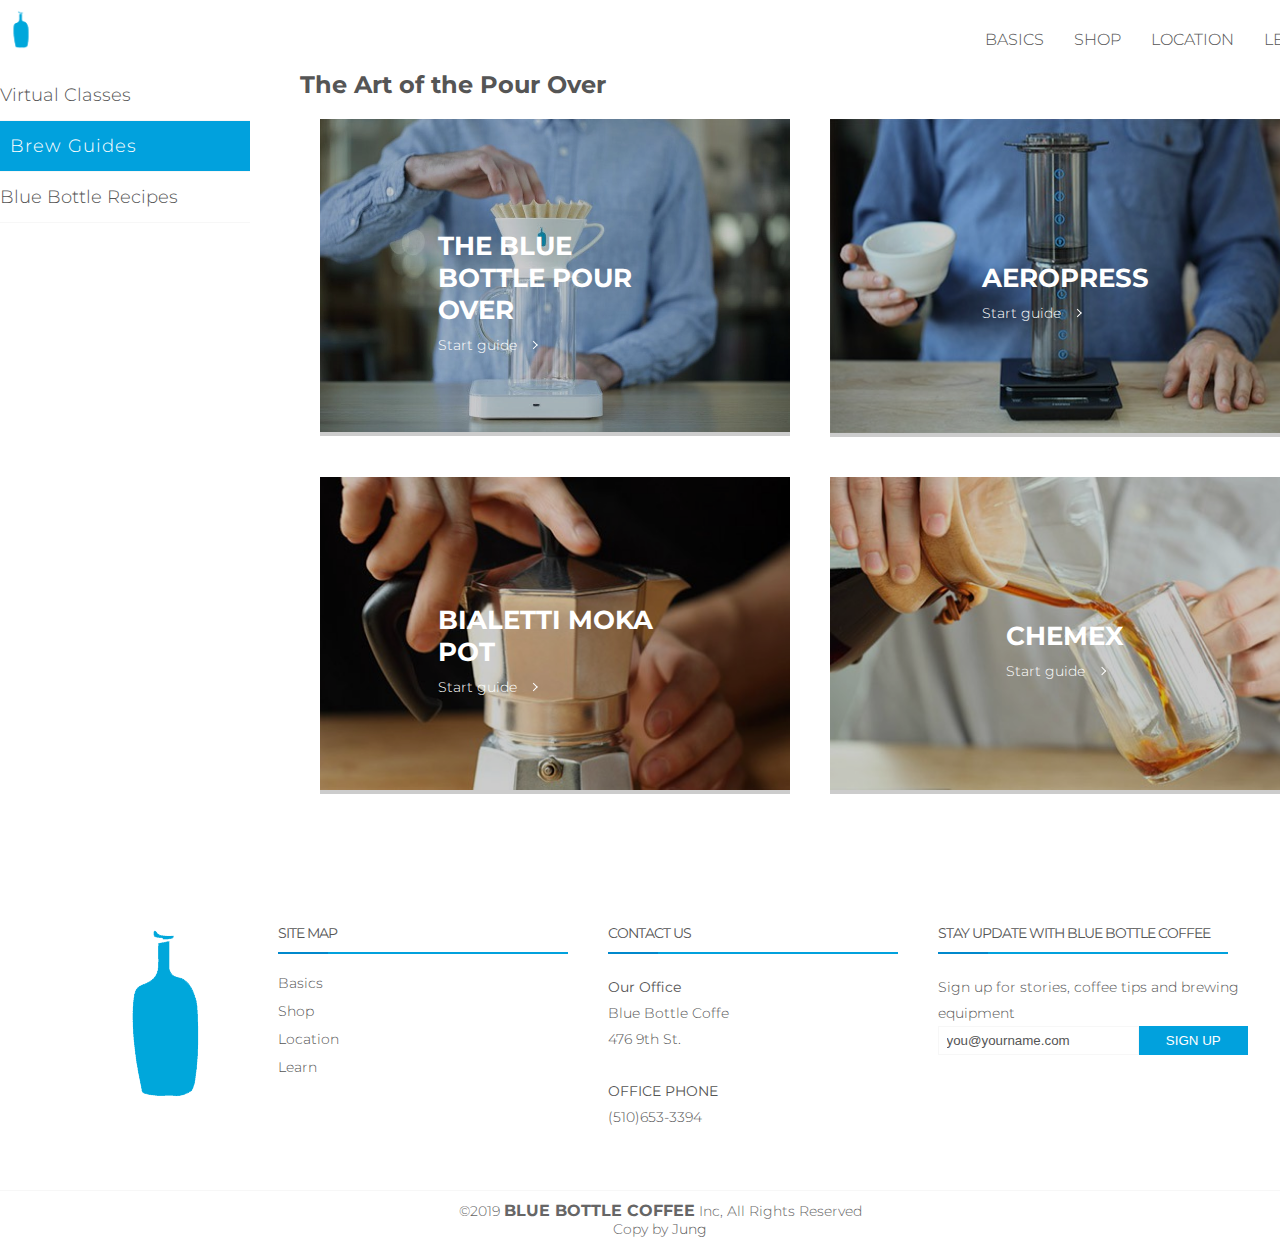
<file: learn/brew.html>
<!DOCTYPE html>
<html lang="en">
  <head>
  <meta charset="UTF-8">
  <title>Brew Guide</title>
  <meta name="description" content="blue bottle brew guide">
  <link rel="stylesheet" href="../asset/css/style.css">
  <script type="text/javascript" defer src="../js/jquery.min.js"></script>
  <script type="text/javascript" defer src="../js/common.js"></script>

  <!--[if lt IE 9]>
  <script src = "http://html5shiv.googlecode.com/svn/trunk/html5.js"></script>
  <![endif]-->
  </head>

  <body class="subpage">
    <div id="wrap">
      <!-- 헤더 영역 -->
      <header id="header">
        <h1 id="top_logo">
          <a href="../index.html">
            <img src="../asset/img/logo.png" alt="logo">
          </a>
        </h1>
        <nav id="top_nav">
          <ul>
            <li>
              <a href="../basics/ourstory.html">basics</a>
              <ul class="submenu">
                <li><a href="../basics/ourstory.html">Our Story</a></li>
                <li><a href="../basics/ourcoffee.html">Our Coffee</a></li>
                <li><a href="../basics/blog.html">Blog</a></li>
                <li><a href="../basics/faq.html">FAQs</a></li>
              </ul>
            </li>
            <li>
              <a href="../shop/shop.html">shop</a>
              <ul class="submenu">
                <li><a href="../shop/coffee.html">Coffee</a></li>
                <li><a href="../shop/mug.html">Mugs & More</a></li>
                <li><a href="../shop/brewing.html">Brewing</a></li>
                <li><a href="../shop/giftcard.html">Gift Cards</a></li>
                <li><a href="../shop/returnpolicy.html">Return Policy</a></li>
              </ul>
            </li>
            <li><a href="../location/location.html">location</a></li>
            <li>
              <a href="../learn/virtual.html">learn</a>
              <ul class="submenu">
                <li><a href="../learn/virtual.html">Virtual Classes</a></li>
                <li><a href="../learn/brew.html">Brew Guides</a></li>
                <li><a href="../learn/recipe.html">Blue Bottle Recipes</a></li>
              </ul>
            </li>
          </ul>
        </nav>
      </header>
      <main>
        <!-- 컨텐츠 영역 -->
        <div class="container">
          <!-- 왼쪽 메뉴 -->
          <aside id="lnb">
            <ul>
              <li><a href="../learn/virtual.html">Virtual Classes</a></li>
              <li><a href="../learn/brew.html" class="on">Brew Guides</a></li>
              <li><a href="../learn/recipe.html">Blue Bottle Recipes</a></li>
            </ul>
          </aside>
          <div class="contents">
            <h2 class="subtitle">The Art of the Pour Over</h2>
            <div class="inner">
              <!-- <div class="video_box">
                <iframe src="https://platform.thinkific.com/videoproxy/v1/play/buma7sji57dcbr644fvg?autoplay=true" frameborder="0" style="width:1000px;"></iframe>
              </div> -->
              <div class="box items_2">
                <div class="items brew">
                  <div class="brew_box">
                    <img src="../asset/img/learn/brew/brew01.jpg" alt="brew_01">
                    <div class="img_hover_box"></div>
                    <div class="brew_text">
                      <div class="brew_title">the blue bottle pour over</div>
                      <div class="start_guide">Start guide</div>
                    </div>
                  </div>
                </div>
                <div class="items brew">
                  <div class="brew_box">
                    <img src="../asset/img/learn/brew/brew02.jpg" alt="brew_02">
                    <div class="img_hover_box"></div>
                    <div class="brew_text">
                      <div class="brew_title">aeropress</div>
                      <div class="start_guide">Start guide</div>
                    </div>
                  </div>
                </div>
              </div>
            </div>
            <div class="inner">
              <div class="box items_2">
                <div class="items brew">
                  <div class="brew_box">
                    <img src="../asset/img/learn/brew/brew03.jpg" alt="brew_03">
                    <div class="img_hover_box"></div>
                    <div class="brew_text">
                      <div class="brew_title">bialetti moka pot</div>
                      <div class="start_guide">Start guide</div>
                    </div>
                  </div>
                </div>
                <div class="items brew">
                  <div class="brew_box">
                    <img src="../asset/img/learn/brew/brew04.jpg" alt="brew_04">
                    <div class="img_hover_box"></div>
                    <div class="brew_text">
                      <div class="brew_title">chemex</div>
                      <div class="start_guide">Start guide</div>
                    </div>
                  </div>
                </div>
              </div>
            </div>
          </div>
        </div>
      </main>
      <footer id="footer">
        <div class="footer_top">
          <!-- footer 상단영역 -->
          <div class="footer_container">
            <div class="row">
              <div class="column footer_logo">
                <h3>
                  <a href="#">
                    <img src="../asset/img/logo.png" alt="logo">
                  </a>
                </h3>
              </div>
              <div class="column">
                <!-- site map -->
                <h4>site map</h4>
                <ul>
                  <li>
                    <a href="../basics/ourstory.html">basics</a>
                  </li>
                  <li>
                    <a href="../shop/shop.html">shop</a>
                  </li>
                  <li>
                    <a href="../location/location.html">location</a>
                  </li>
                  <li>
                    <a href="../learn/virtual.html">learn</a>
                  </li>
                </ul>
              </div>
              <div class="column">
                <h4>contact us</h4>
                <p>
                  <strong>Our Office</strong><br>
                  Blue Bottle Coffe<br>
                  476 9th St.<br>
                  <br>
                  <strong>OFFICE PHONE</strong><br>
                  <a href="tel=+1-510-653-3394">(510)653-3394</a>
                </p>
              </div>
              <div class="column sign">
                <!-- news -->
                <h4>stay update with blue bottle coffee</h4>
                <p>Sign up for stories, coffee tips and brewing equipment</p>
                <form action="">
                  <input type="email" name="email" value="you@yourname.com">
                  <input type="submit" value="SIGN UP">
                </form>
              </div>
            </div>
          </div>
        </div>
        <div class="footer_container">
          <!-- footer 하단 영역 -->
          <div class="copyright">
            &copy;2019&nbsp;<span>BLUE&nbsp;BOTTLE&nbsp;COFFEE</span>&nbsp;Inc,&nbsp;All&nbsp;Rights&nbsp;Reserved
          </div>
          <div class="credits">
            Copy by <a href="mailto=maestoso911@naver.com">Jung</a>
          </div>
        </div>
      </footer>
    </div>
  </body>
</html>
</file>
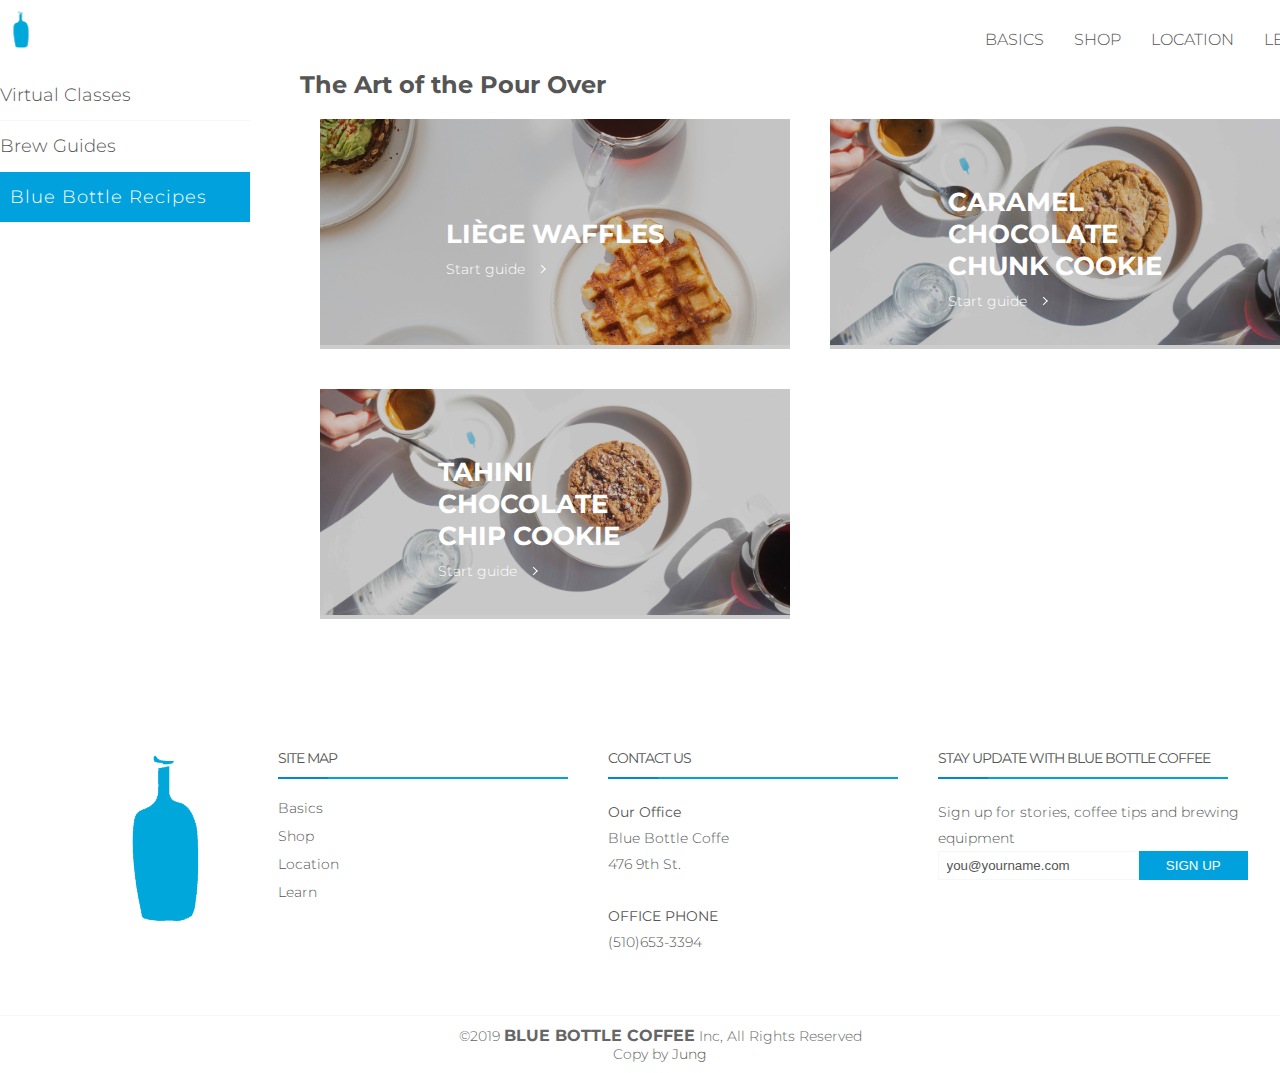
<file: learn/recipe.html>
<!DOCTYPE html>
<html lang="en">
  <head>
  <meta charset="UTF-8">
  <title>Blue Bottle Recipes</title>
  <meta name="description" content="blue bottle recipes">
  <link rel="stylesheet" href="../asset/css/style.css">
  <script type="text/javascript" defer src="../js/jquery.min.js"></script>
  <script type="text/javascript" defer src="../js/common.js"></script>

  <!--[if lt IE 9]>
  <script src = "http://html5shiv.googlecode.com/svn/trunk/html5.js"></script>
  <![endif]-->
  </head>

  <body class="subpage">
    <div id="wrap">
      <!-- 헤더 영역 -->
      <header id="header">
        <h1 id="top_logo">
          <a href="../index.html">
            <img src="../asset/img/logo.png" alt="logo">
          </a>
        </h1>
        <nav id="top_nav">
          <ul>
            <li>
              <a href="../basics/ourstory.html">basics</a>
              <ul class="submenu">
                <li><a href="../basics/ourstory.html">Our Story</a></li>
                <li><a href="../basics/ourcoffee.html">Our Coffee</a></li>
                <li><a href="../basics/blog.html">Blog</a></li>
                <li><a href="../basics/faq.html">FAQs</a></li>
              </ul>
            </li>
            <li>
              <a href="../shop/shop.html">shop</a>
              <ul class="submenu">
                <li><a href="../shop/coffee.html">Coffee</a></li>
                <li><a href="../shop/mug.html">Mugs & More</a></li>
                <li><a href="../shop/brewing.html">Brewing</a></li>
                <li><a href="../shop/giftcard.html">Gift Cards</a></li>
                <li><a href="../shop/returnpolicy.html">Return Policy</a></li>
              </ul>
            </li>
            <li><a href="../location/location.html">location</a></li>
            <li>
              <a href="../learn/virtual.html">learn</a>
              <ul class="submenu">
                <li><a href="../learn/virtual.html">Virtual Classes</a></li>
                <li><a href="../learn/brew.html">Brew Guides</a></li>
                <li><a href="../learn/recipe.html">Blue Bottle Recipes</a></li>
              </ul>
            </li>
          </ul>
        </nav>
      </header>
      <main>
        <!-- 컨텐츠 영역 -->
        <div class="container">
          <!-- 왼쪽 메뉴 -->
          <aside id="lnb">
            <ul>
              <li><a href="../learn/virtual.html">Virtual Classes</a></li>
              <li><a href="../learn/brew.html">Brew Guides</a></li>
              <li><a href="../learn/recipe.html" class="on">Blue Bottle Recipes</a></li>
            </ul>
          </aside>
          <div class="contents">
            <h2 class="subtitle">The Art of the Pour Over</h2>
            <div class="inner">
              <!-- <div class="video_box">
                <iframe src="https://platform.thinkific.com/videoproxy/v1/play/buma7sji57dcbr644fvg?autoplay=true" frameborder="0" style="width:1000px;"></iframe>
              </div> -->
              <div class="box items_2">
                <div class="items brew">
                  <div class="brew_box">
                    <img src="../asset/img/learn/recipe/recipe01.jpg" alt="recipe_01">
                    <div class="img_hover_box"></div>
                    <div class="brew_text">
                      <div class="brew_title">liège waffles</div>
                      <div class="start_guide">Start guide</div>
                    </div>
                  </div>
                </div>
                <div class="items brew">
                  <div class="brew_box">
                    <img src="../asset/img/learn/recipe/recipe02.jpg" alt="recipe_02">
                    <div class="img_hover_box"></div>
                    <div class="brew_text">
                      <div class="brew_title">caramel chocolate chunk cookie</div>
                      <div class="start_guide">Start guide</div>
                    </div>
                  </div>
                </div>
              </div>
            </div>
            <div class="inner">
              <div class="box items_2">
                <div class="items brew">
                  <div class="brew_box">
                    <img src="../asset/img/learn/recipe/recipe03.jpg" alt="recipe_03">
                    <div class="img_hover_box"></div>
                    <div class="brew_text">
                      <div class="brew_title">tahini chocolate chip cookie</div>
                      <div class="start_guide">Start guide</div>
                    </div>
                  </div>
                </div>
              </div>
            </div>
          </div>
        </div>
      </main>
      <footer id="footer">
        <div class="footer_top">
          <!-- footer 상단영역 -->
          <div class="footer_container">
            <div class="row">
              <div class="column footer_logo">
                <h3>
                  <a href="#">
                    <img src="../asset/img/logo.png" alt="logo">
                  </a>
                </h3>
              </div>
              <div class="column">
                <!-- site map -->
                <h4>site map</h4>
                <ul>
                  <li>
                    <a href="../basics/ourstory.html">basics</a>
                  </li>
                  <li>
                    <a href="../shop/shop.html">shop</a>
                  </li>
                  <li>
                    <a href="../location/location.html">location</a>
                  </li>
                  <li>
                    <a href="../learn/virtual.html">learn</a>
                  </li>
                </ul>
              </div>
              <div class="column">
                <h4>contact us</h4>
                <p>
                  <strong>Our Office</strong><br>
                  Blue Bottle Coffe<br>
                  476 9th St.<br>
                  <br>
                  <strong>OFFICE PHONE</strong><br>
                  <a href="tel=+1-510-653-3394">(510)653-3394</a>
                </p>
              </div>
              <div class="column sign">
                <!-- news -->
                <h4>stay update with blue bottle coffee</h4>
                <p>Sign up for stories, coffee tips and brewing equipment</p>
                <form action="">
                  <input type="email" name="email" value="you@yourname.com">
                  <input type="submit" value="SIGN UP">
                </form>
              </div>
            </div>
          </div>
        </div>
        <div class="footer_container">
          <!-- footer 하단 영역 -->
          <div class="copyright">
            &copy;2019&nbsp;<span>BLUE&nbsp;BOTTLE&nbsp;COFFEE</span>&nbsp;Inc,&nbsp;All&nbsp;Rights&nbsp;Reserved
          </div>
          <div class="credits">
            Copy by <a href="mailto=maestoso911@naver.com">Jung</a>
          </div>
        </div>
      </footer>
    </div>
  </body>
</html>
</file>
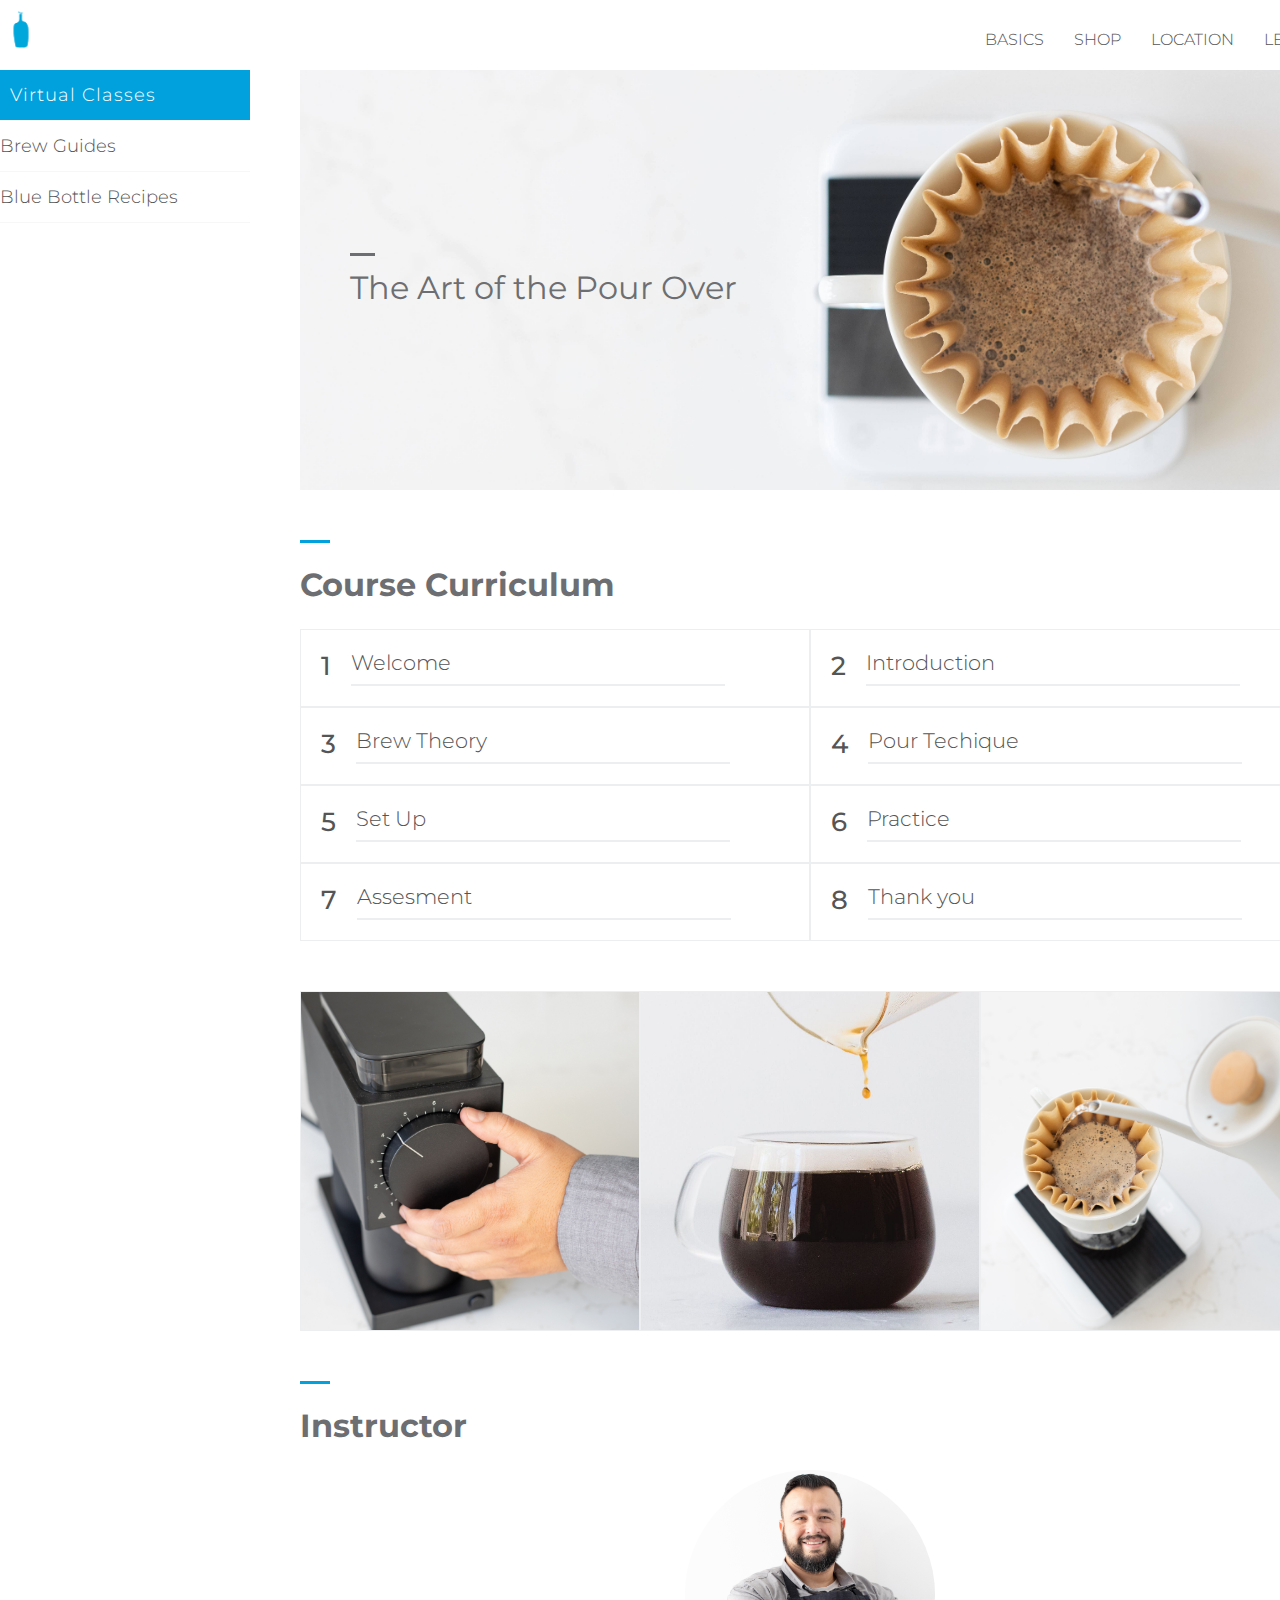
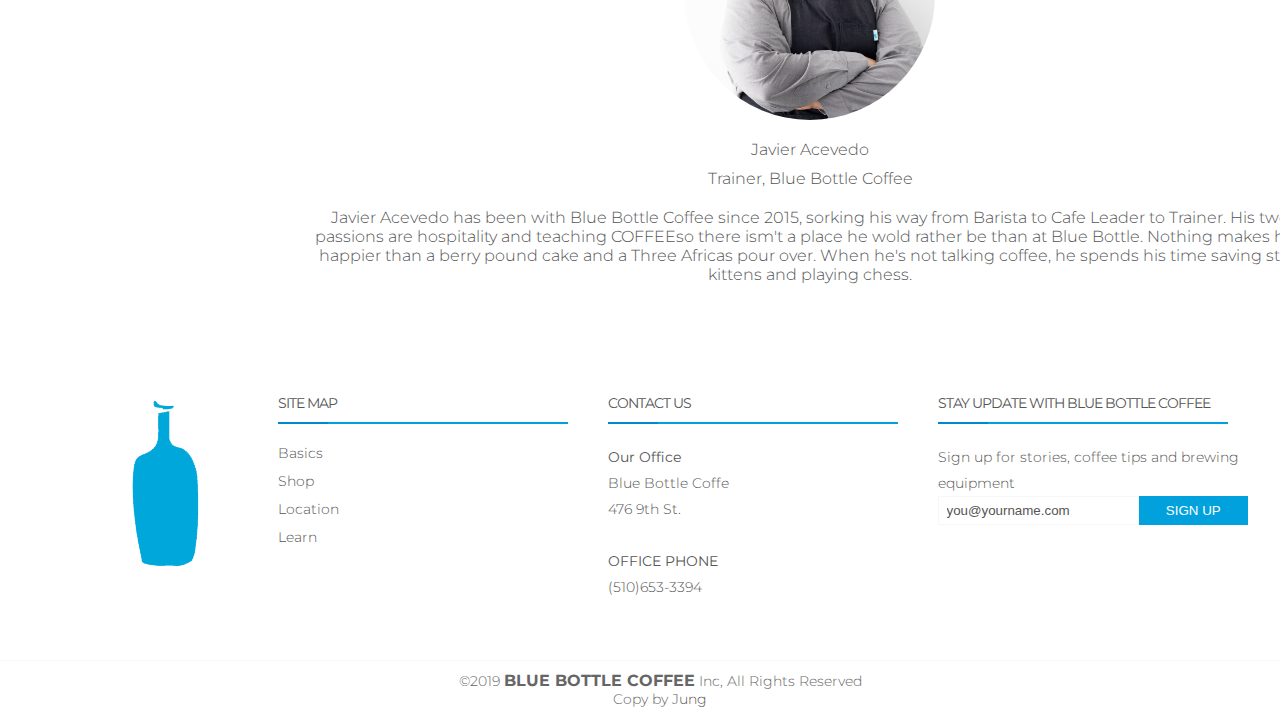
<file: learn/virtual.html>
<!DOCTYPE html>
<html lang="en">

<head>
  <meta charset="UTF-8">
  <title>Virtual Classes</title>
  <meta name="description" content="blue bottle virtual classes">
  <link rel="stylesheet" href="../asset/css/style.css">
  <script type="text/javascript" defer src="../js/jquery.min.js"></script>
  <script type="text/javascript" defer src="../js/common.js"></script>

  <!--[if lt IE 9]>
  <script src = "http://html5shiv.googlecode.com/svn/trunk/html5.js"></script>
  <![endif]-->
</head>

<body class="subpage">
  <div id="wrap">
    <!-- 헤더 영역 -->
    <header id="header">
      <h1 id="top_logo">
        <a href="../index.html">
          <img src="../asset/img/logo.png" alt="logo">
        </a>
      </h1>
      <nav id="top_nav">
        <ul>
          <li>
            <a href="../basics/ourstory.html">basics</a>
            <ul class="submenu">
              <li><a href="../basics/ourstory.html">Our Story</a></li>
              <li><a href="../basics/ourcoffee.html">Our Coffee</a></li>
              <li><a href="../basics/blog.html">Blog</a></li>
              <li><a href="../basics/faq.html">FAQs</a></li>
            </ul>
          </li>
          <li>
            <a href="../shop/shop.html">shop</a>
            <ul class="submenu">
              <li><a href="../shop/coffee.html">Coffee</a></li>
              <li><a href="../shop/mug.html">Mugs & More</a></li>
              <li><a href="../shop/brewing.html">Brewing</a></li>
              <li><a href="../shop/giftcard.html">Gift Cards</a></li>
              <li><a href="../shop/returnpolicy.html">Return Policy</a></li>
            </ul>
          </li>
          <li><a href="../location/location.html">location</a></li>
          <li>
            <a href="../learn/virtual.html">learn</a>
            <ul class="submenu">
              <li><a href="../learn/virtual.html">Virtual Classes</a></li>
              <li><a href="../learn/brew.html">Brew Guides</a></li>
              <li><a href="../learn/recipe.html">Blue Bottle Recipes</a></li>
            </ul>
          </li>
        </ul>
      </nav>
    </header>
    <main>
      <!-- 컨텐츠 영역 -->
      <div class="container">
        <!-- 왼쪽 메뉴 -->
        <aside id="lnb">
          <ul>
            <li><a href="../learn/virtual.html" class="on">Virtual Classes</a></li>
            <li><a href="../learn/brew.html">Brew Guides</a></li>
            <li><a href="../learn/recipe.html">Blue Bottle Recipes</a></li>
          </ul>
        </aside>
        <div class="contents">
          <div class="banner virtual">
            <h2 class="subtitle">The Art of the Pour Over</h2>
          </div>
          <h3 class="course_title">Course Curriculum</h3>
          <div class="inner">
            <!-- <div class="video_box">
                <iframe src="https://platform.thinkific.com/videoproxy/v1/play/buma7sji57dcbr644fvg?autoplay=true" frameborder="0" style="width:1000px;"></iframe>
              </div> -->
            <div class="box items_2">
              <div class="items">
                <span class="course_number">1</span>
                <div class="course_box">
                  <div class="course_name">Welcome</div>
                  <div class="curriculum">
                    <p class="curriculum_list">A Message from the Instructor</p>
                    <p class="curriculum_list">A Message from the Instructor</p>
                    <p class="curriculum_list">A Message from the Instructor</p>
                    <p class="curriculum_list">A Message from the Instructor</p>
                  </div>
                </div>
              </div>
              <div class="items">
                <span class="course_number">2</span>
                <div class="course_box">
                  <div class="course_name">Introduction</div>
                  <div class="curriculum">
                    <p class="curriculum_list">Topics We'll Cover</p>
                    <p class="curriculum_list">Coffee Selection</p>
                    <p class="curriculum_list">Brew Tools</p>
                  </div>
                </div>
              </div>
            </div>
          </div>
          <div class="inner">
            <div class="box items_2">
              <div class="items">
                <span class="course_number">3</span>
                <div class="course_box">
                  <div class="course_name">Brew Theory</div>
                  <div class="curriculum">
                    <p class="curriculum_list">Strength</p>
                    <p class="curriculum_list">Test Your Learning</p>
                    <p class="curriculum_list">Extraction</p>
                    <p class="curriculum_list">Test Your Learning</p>
                    <p class="curriculum_list">How to Build and Scale a Recipe</p>
                  </div>
                </div>
              </div>
              <div class="items">
                <span class="course_number">4</span>
                <div class="course_box">
                  <div class="course_name">Pour Techique</div>
                  <div class="curriculum">
                    <p class="curriculum_list">The Four Pours</p>
                    <p class="curriculum_list">Pour Pattern and Flow Rate</p>
                    <p class="curriculum_list">Test Your Learning</p>
                  </div>
                </div>
              </div>
            </div>
          </div>
          <div class="inner">
            <div class="box items_2">
              <div class="items">
                <span class="course_number">5</span>
                <div class="course_box">
                  <div class="course_name">Set Up</div>
                  <div class="curriculum">
                    <p class="curriculum_list">Your Pour Over Station</p>
                    <p class="curriculum_list">Where to Start with Your Grind</p>
                  </div>
                </div>
              </div>
              <div class="items">
                <span class="course_number">6</span>
                <div class="course_box">
                  <div class="course_name">Practice</div>
                  <div class="curriculum">
                    <p class="curriculum_list">Brew Demo</p>
                    <p class="curriculum_list">Marks of Success</p>
                    <p class="curriculum_list">Test Your Learning</p>
                  </div>
                </div>
              </div>
            </div>
          </div>
          <div class="inner">
            <div class="box items_2">
              <div class="items">
                <span class="course_number">7</span>
                <div class="course_box">
                  <div class="course_name">Assesment</div>
                  <div class="curriculum">
                    <p class="curriculum_list">Finding the Sweet Spot</p>
                    <p class="curriculum_list">Tasting Sheet</p>
                    <p class="curriculum_list">Five Elements of Tasting</p>
                  </div>
                </div>
              </div>
              <div class="items">
                <span class="course_number">8</span>
                <div class="course_box">
                  <div class="course_name">Thank you</div>
                  <div class="curriculum">
                    <p class="curriculum_list">Thank You</p>
                    <p class="curriculum_list">Before You Go...</p>
                  </div>
                </div>
              </div>
            </div>
          </div>
          <div class="inner">
            <div class="box banner_3">
              <div class="items img_3"><img src="../asset/img/learn/learn01.jpg" alt="learn01"></div>
              <div class="items img_3"><img src="../asset/img/learn/learn02.jpg" alt="learn02"></div>
              <div class="items img_3"><img src="../asset/img/learn/learn03.jpg" alt="learn03"></div>
            </div>
          </div>
          <h3 class="course_title">Instructor</h3>
          <div class="inner">
            <div class="box expand">
              <div class="instructor_box">
                <img class="instructor_img" src="../asset/img/learn/instructor.jpg" alt="instructor">
                <p class="instructor">Javier Acevedo</p>
                <p>Trainer, Blue Bottle Coffee</p>
              </div>
            </div>
            <div class="box expand">
              <div class="instructor_box">
                <p>
                  Javier Acevedo has been with Blue Bottle Coffee since 2015, sorking his way from Barista to Cafe Leader to Trainer. His two passions are hospitality and teaching COFFEEso there ism't a place he wold rather be than at Blue Bottle.
                  Nothing makes him happier than a berry pound cake and a Three Africas pour over.
                  When he's not talking coffee, he spends his time saving stray kittens and playing chess.
                </p>
              </div>
          </div>
          </div>
        </div>
      </div>
    </main>
    <footer id="footer">
      <div class="footer_top">
        <!-- footer 상단영역 -->
        <div class="footer_container">
          <div class="row">
            <div class="column footer_logo">
              <h3>
                <a href="#">
                  <img src="../asset/img/logo.png" alt="logo">
                </a>
              </h3>
            </div>
            <div class="column">
              <!-- site map -->
              <h4>site map</h4>
              <ul>
                <li>
                  <a href="../basics/ourstory.html">basics</a>
                </li>
                <li>
                  <a href="../shop/shop.html">shop</a>
                </li>
                <li>
                  <a href="../location/location.html">location</a>
                </li>
                <li>
                  <a href="../learn/virtual.html">learn</a>
                </li>
              </ul>
            </div>
            <div class="column">
              <h4>contact us</h4>
              <p>
                <strong>Our Office</strong><br>
                Blue Bottle Coffe<br>
                476 9th St.<br>
                <br>
                <strong>OFFICE PHONE</strong><br>
                <a href="tel=+1-510-653-3394">(510)653-3394</a>
              </p>
            </div>
            <div class="column sign">
              <!-- news -->
              <h4>stay update with blue bottle coffee</h4>
              <p>Sign up for stories, coffee tips and brewing equipment</p>
              <form action="">
                <input type="email" name="email" value="you@yourname.com">
                <input type="submit" value="SIGN UP">
              </form>
            </div>
          </div>
        </div>
      </div>
      <div class="footer_container">
        <!-- footer 하단 영역 -->
        <div class="copyright">
          &copy;2019&nbsp;<span>BLUE&nbsp;BOTTLE&nbsp;COFFEE</span>&nbsp;Inc,&nbsp;All&nbsp;Rights&nbsp;Reserved
        </div>
        <div class="credits">
          Copy by <a href="mailto=maestoso911@naver.com">Jung</a>
        </div>
      </div>
    </footer>
  </div>
</body>

</html>
</file>
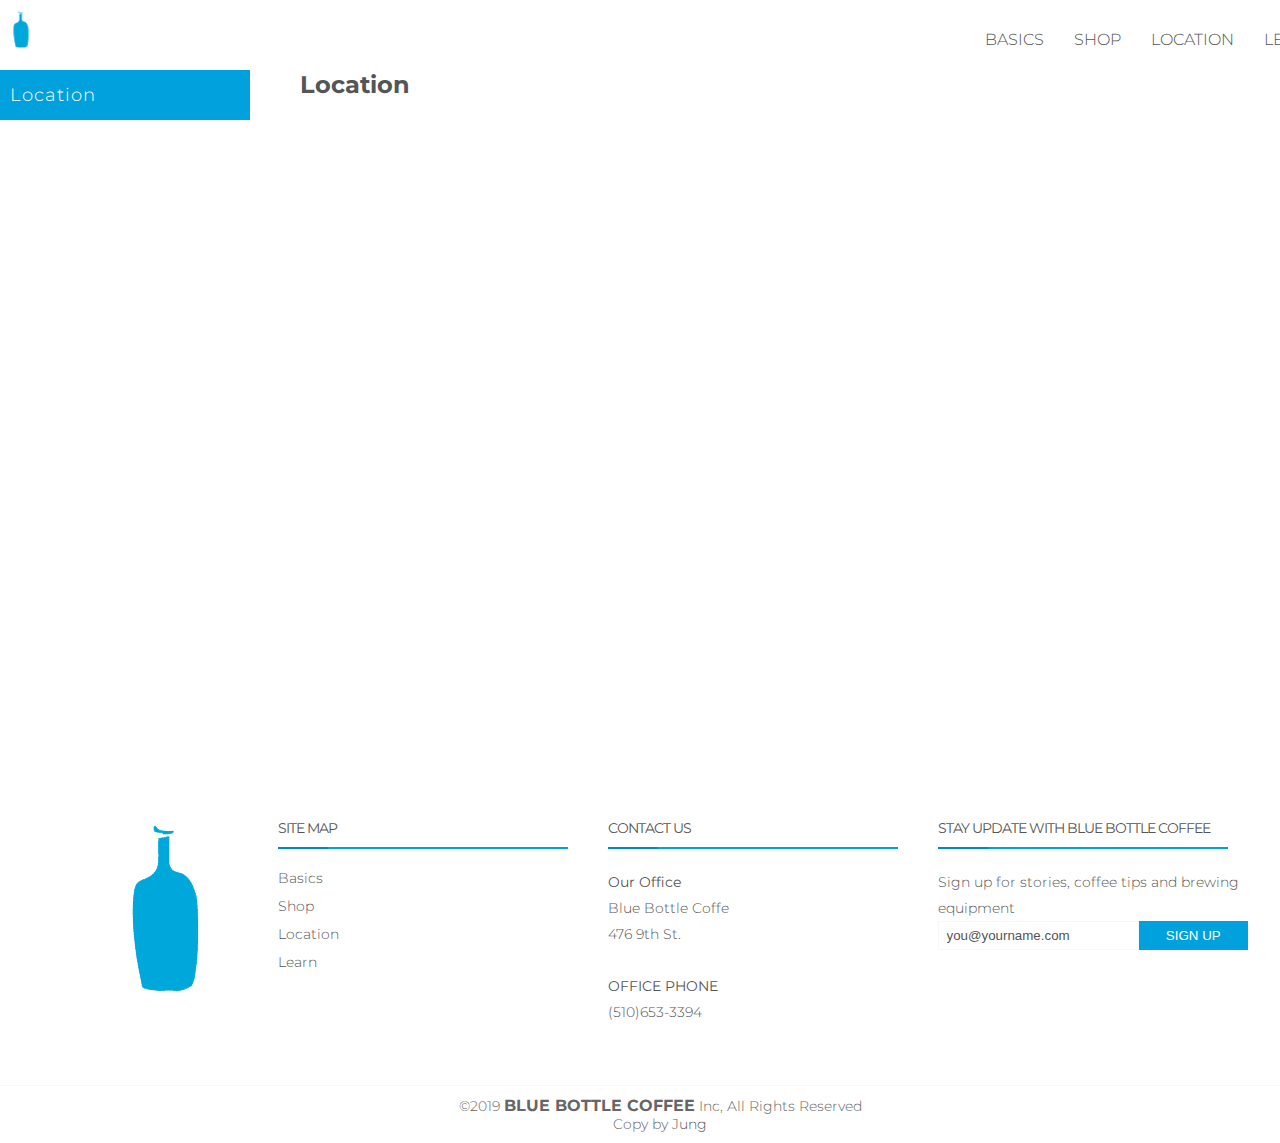
<file: location/location.html>
<!DOCTYPE html>
<html lang="en">
  <head>
  <meta charset="UTF-8">
  <title>Location</title>
  <meta name="description" content="blue bottle location">
  <link rel="stylesheet" href="../asset/css/style.css">
  <script type="text/javascript" defer src="../js/jquery.min.js"></script>
  <script type="text/javascript" defer src="../js/common.js"></script>

  <!--[if lt IE 9]>
  <script src = "http://html5shiv.googlecode.com/svn/trunk/html5.js"></script>
  <![endif]-->
  </head>

  <body class="subpage">
    <div id="wrap">
      <!-- 헤더 영역 -->
      <header id="header">
        <h1 id="top_logo">
          <a href="../index.html">
            <img src="../asset/img/logo.png" alt="logo">
          </a>
        </h1>
        <nav id="top_nav">
          <ul>
            <li>
              <a href="../basics/ourstory.html">basics</a>
              <ul class="submenu">
                <li><a href="../basics/ourstory.html">Our Story</a></li>
                <li><a href="../basics/ourcoffee.html">Our Coffee</a></li>
                <li><a href="../basics/blog.html">Blog</a></li>
                <li><a href="../basics/faq.html">FAQs</a></li>
              </ul>
            </li>
            <li>
              <a href="../shop/shop.html">shop</a>
              <ul class="submenu">
                <li><a href="../shop/coffee.html">Coffee</a></li>
                <li><a href="../shop/mug.html">Mugs & More</a></li>
                <li><a href="../shop/brewing.html">Brewing</a></li>
                <li><a href="../shop/giftcard.html">Gift Cards</a></li>
                <li><a href="../shop/returnpolicy.html">Return Policy</a></li>
              </ul>
            </li>
            <li><a href="../location/location.html">location</a></li>
            <li>
              <a href="../learn/virtual.html">learn</a>
              <ul class="submenu">
                <li><a href="../learn/virtual.html">Virtual Classes</a></li>
                <li><a href="../learn/brew.html">Brew Guides</a></li>
                <li><a href="../learn/recipe.html">Blue Bottle Recipes</a></li>
              </ul>
            </li>
          </ul>
        </nav>
      </header>
      <main>
        <!-- 컨텐츠 영역 -->
        <div class="container">
          <!-- 왼쪽 메뉴 -->
          <aside id="lnb">
            <ul>
              <li><a href="../location/location.html" class="on">Location</a></li>
            </ul>
          </aside>
          <div class="contents">
            <h2 class="location_title">
              <span>Location</span>
            </h2>
            <div class="inner kakao_map">
              <div id="map"></div>
            </div>
          </div>
        </div>
      </main>
      <footer id="footer">
        <div class="footer_top">
          <!-- footer 상단영역 -->
          <div class="footer_container">
            <div class="row">
              <div class="column footer_logo">
                <h3>
                  <a href="#">
                    <img src="../asset/img/logo.png" alt="logo">
                  </a>
                </h3>
              </div>
              <div class="column">
                <!-- site map -->
                <h4>site map</h4>
                <ul>
                  <li>
                    <a href="../basics/ourstory.html">basics</a>
                  </li>
                  <li>
                    <a href="../shop/shop.html">shop</a>
                  </li>
                  <li>
                    <a href="../location/location.html">location</a>
                  </li>
                  <li>
                    <a href="../learn/virtual.html">learn</a>
                  </li>
                </ul>
              </div>
              <div class="column">
                <h4>contact us</h4>
                <p>
                  <strong>Our Office</strong><br>
                  Blue Bottle Coffe<br>
                  476 9th St.<br>
                  <br>
                  <strong>OFFICE PHONE</strong><br>
                  <a href="tel=+1-510-653-3394">(510)653-3394</a>
                </p>
              </div>
              <div class="column sign">
                <!-- news -->
                <h4>stay update with blue bottle coffee</h4>
                <p>Sign up for stories, coffee tips and brewing equipment</p>
                <form action="">
                  <input type="email" name="email" value="you@yourname.com">
                  <input type="submit" value="SIGN UP">
                </form>
              </div>
            </div>
          </div>
        </div>
        <div class="footer_container">
          <!-- footer 하단 영역 -->
          <div class="copyright">
            &copy;2019&nbsp;<span>BLUE&nbsp;BOTTLE&nbsp;COFFEE</span>&nbsp;Inc,&nbsp;All&nbsp;Rights&nbsp;Reserved
          </div>
          <div class="credits">
            Copy by <a href="mailto=maestoso911@naver.com">Jung</a>
          </div>
        </div>
      </footer>
    </div>
    <script type="text/javascript" src="//dapi.kakao.com/v2/maps/sdk.js?appkey=1be33f0201142d85d7eed149ab2fb094"></script>
    <script>
    var mapContainer = document.getElementById('map'), // 지도를 표시할 div
        mapOption = {
            center: new kakao.maps.LatLng(37.525011415742135, 127.02880665742785), // 지도의 중심좌표
            level: 3 // 지도의 확대 레벨
        };

    var map = new kakao.maps.Map(mapContainer, mapOption); // 지도를 생성합니다

    // 마커가 표시될 위치입니다
    var markerPosition  = new kakao.maps.LatLng(37.525011415742135, 127.02880665742785);

    // 마커를 생성합니다
    var marker = new kakao.maps.Marker({
        position: markerPosition
    });

    // 마커가 지도 위에 표시되도록 설정합니다
    marker.setMap(map);

    // 아래 코드는 지도 위의 마커를 제거하는 코드입니다
    // marker.setMap(null);
    </script>
  </body>
</html>
</file>
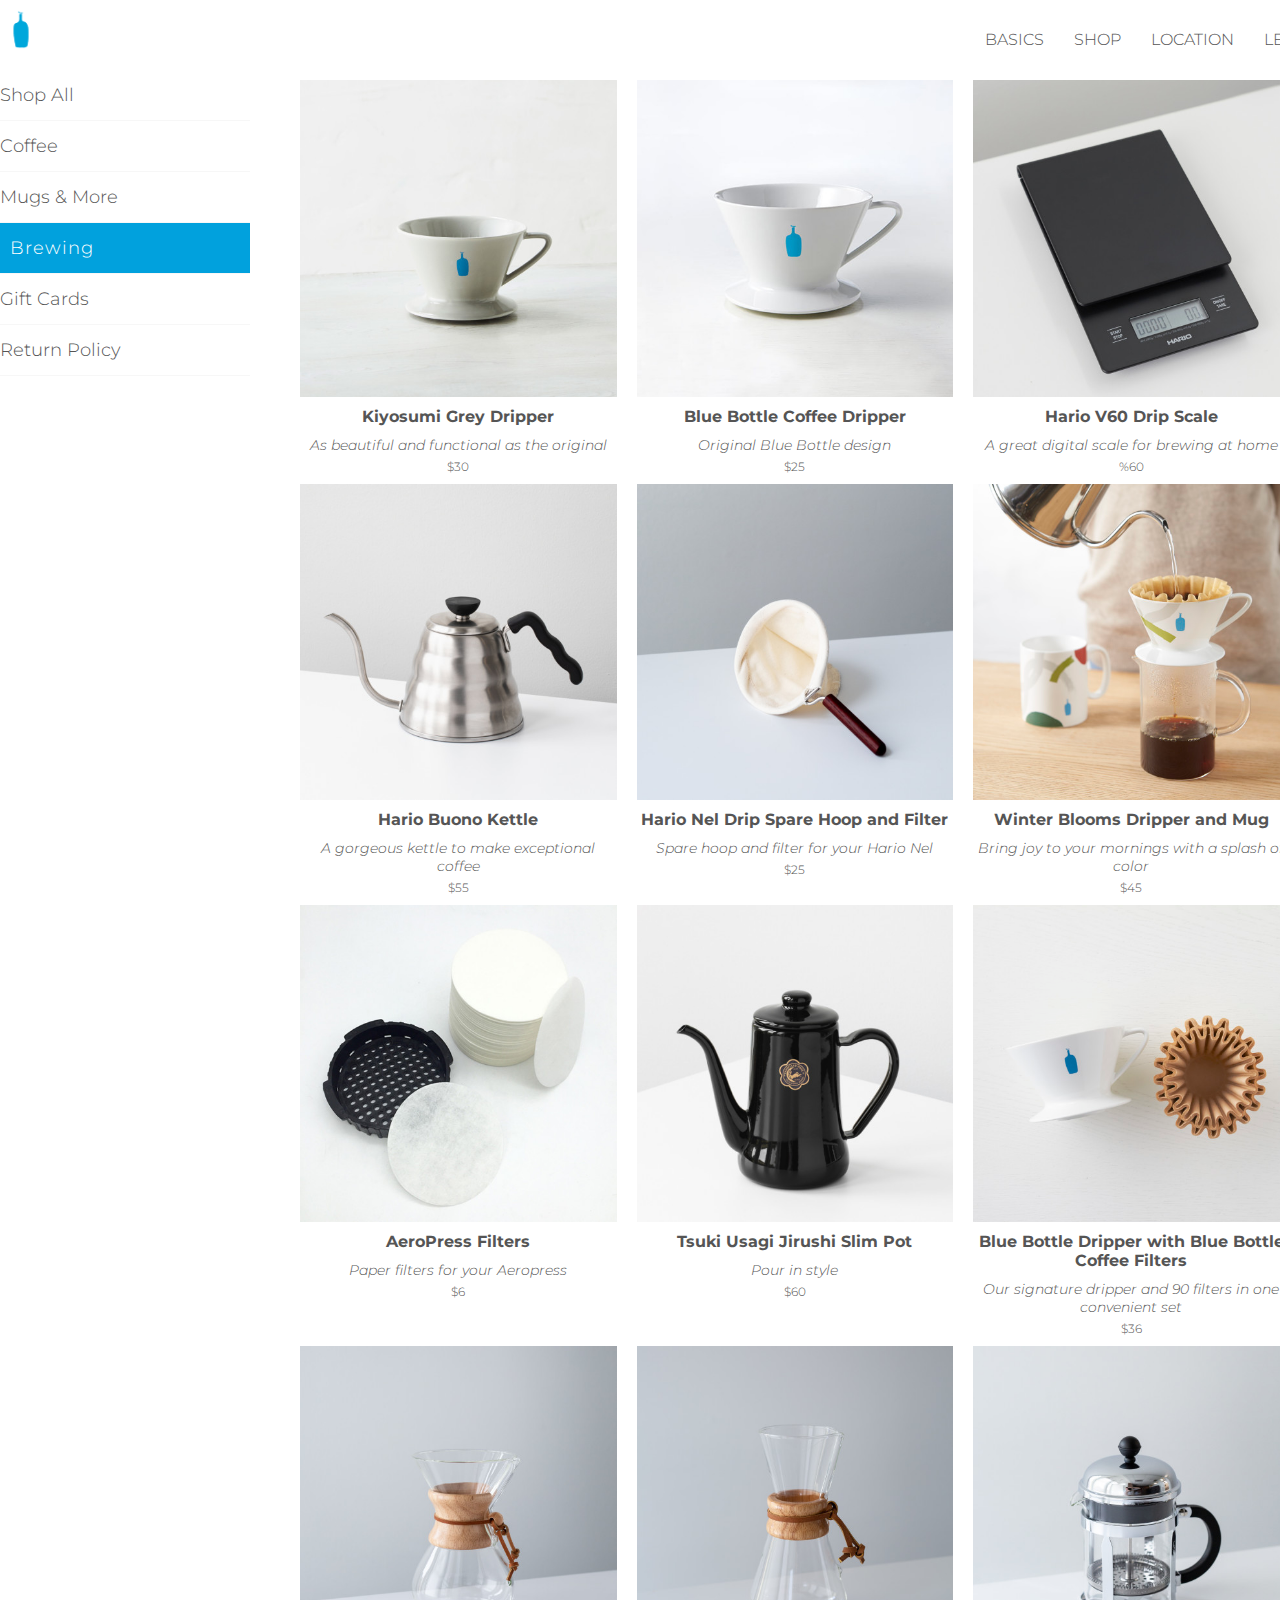
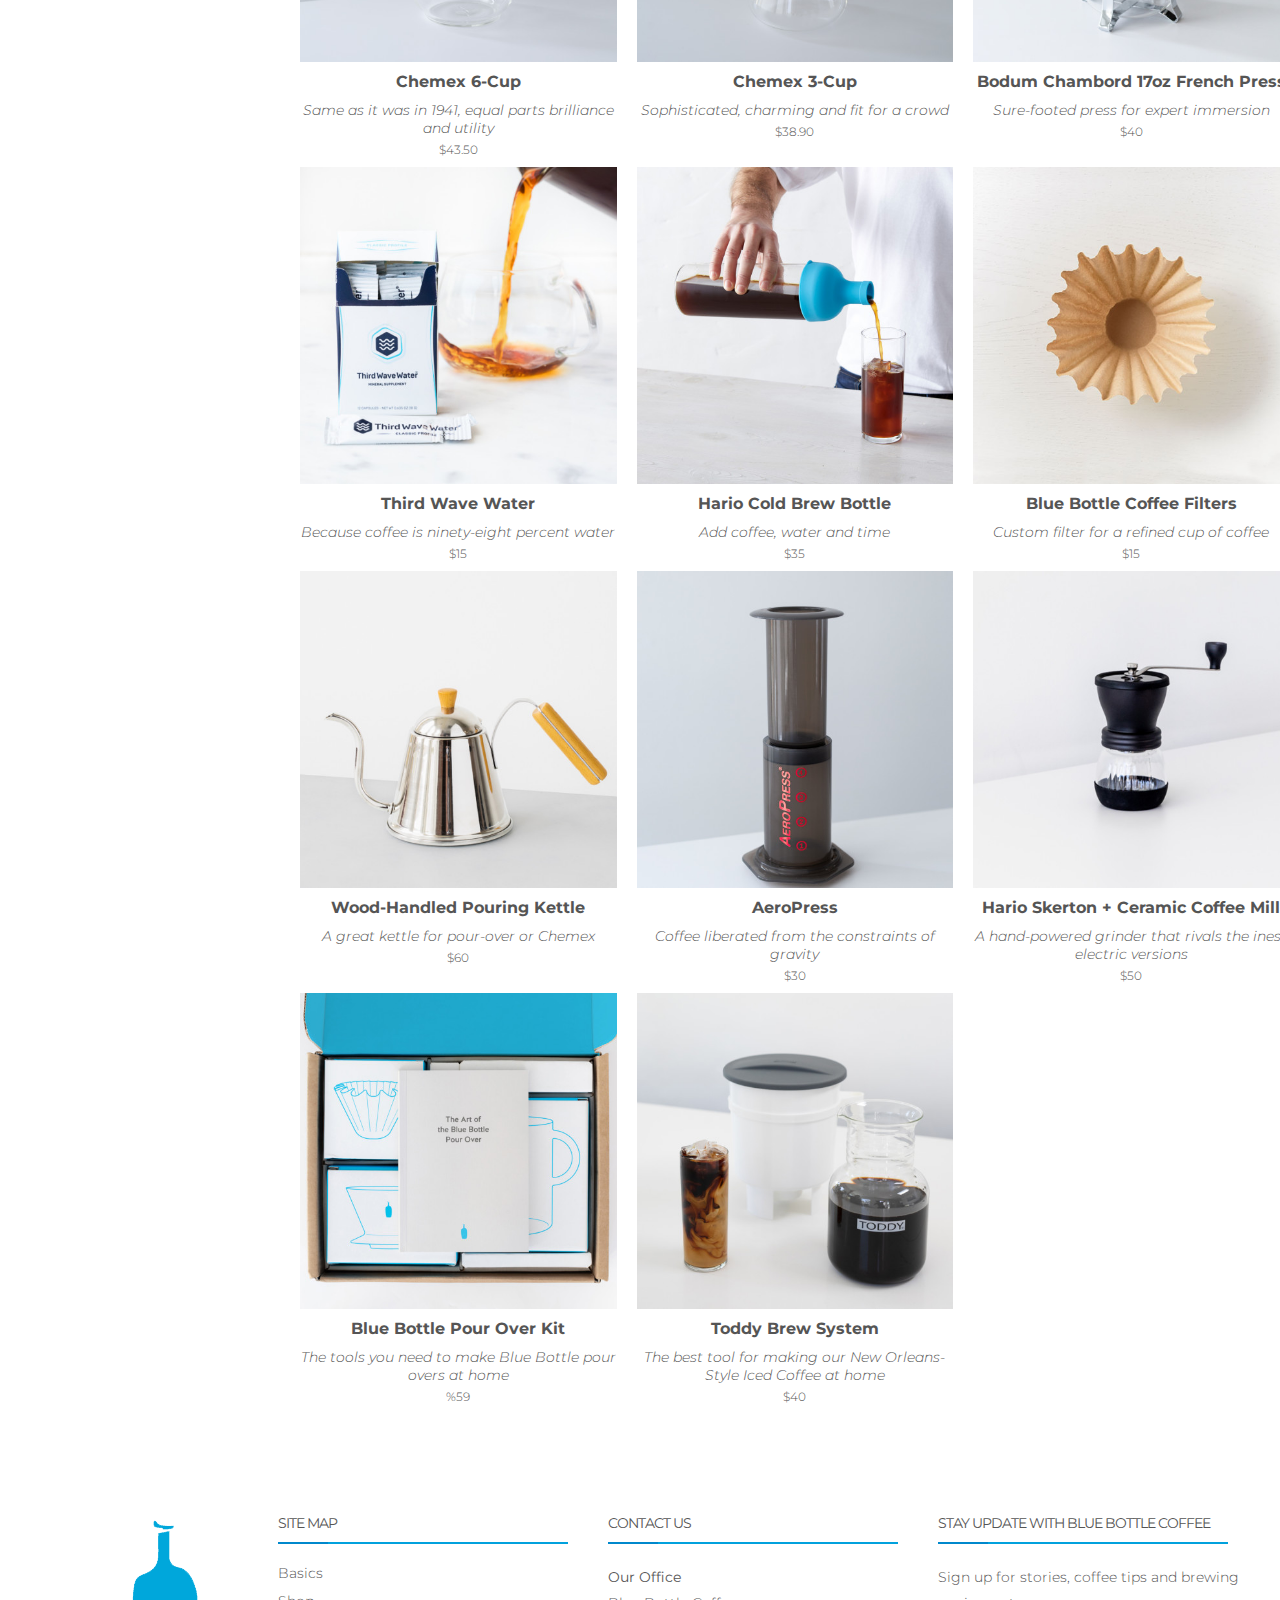
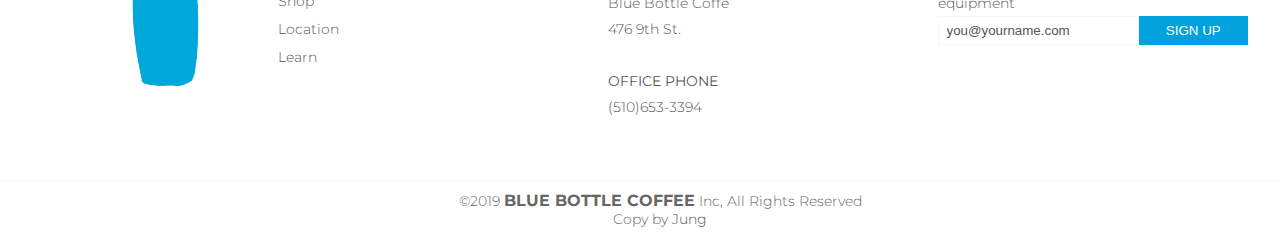
<file: shop/brewing.html>
<!DOCTYPE html>
<html lang="en">

<head>
  <meta charset="UTF-8">
  <title>Coffee</title>
  <meta name="description" content="shop coffee">
  <link rel="stylesheet" href="../asset/css/style.css">
  <script type="text/javascript" defer src="../js/jquery.min.js"></script>
  <script type="text/javascript" defer src="../js/common.js"></script>

  <!--[if lt IE 9]>
  <script src = "http://html5shiv.googlecode.com/svn/trunk/html5.js"></script>
  <![endif]-->
</head>

<body class="subpage">
  <div id="wrap">
    <!-- 헤더 영역 -->
    <header id="header">
      <h1 id="top_logo">
        <a href="../index.html">
          <img src="../asset/img/logo.png" alt="logo">
        </a>
      </h1>
      <nav id="top_nav">
        <ul>
          <li>
            <a href="../basics/ourstory.html">basics</a>
            <ul class="submenu">
              <li><a href="../basics/ourstory.html">Our Story</a></li>
              <li><a href="../basics/ourcoffee.html">Our Coffee</a></li>
              <li><a href="../basics/blog.html">Blog</a></li>
              <li><a href="../basics/faq.html">FAQs</a></li>
            </ul>
          </li>
          <li>
            <a href="../shop/shop.html">shop</a>
            <ul class="submenu">
              <li><a href="../shop/coffee.html">Coffee</a></li>
              <li><a href="../shop/mug.html">Mugs & More</a></li>
              <li><a href="../shop/brewing.html">Brewing</a></li>
              <li><a href="../shop/giftcard.html">Gift Cards</a></li>
              <li><a href="../shop/returnpolicy.html">Return Policy</a></li>
            </ul>
          </li>
          <li><a href="../location/location.html">location</a></li>
          <li>
            <a href="../learn/virtual.html">learn</a>
            <ul class="submenu">
              <li><a href="../learn/virtual.html">Virtual Classes</a></li>
              <li><a href="../learn/brew.html">Brew Guides</a></li>
              <li><a href="../learn/recipe.html">Blue Bottle Recipes</a></li>
            </ul>
          </li>
        </ul>
      </nav>
    </header>
    <main>
      <!-- 컨텐츠 영역 -->
      <div class="container">
        <!-- 왼쪽 메뉴 -->
        <aside id="lnb">
          <ul>
            <li><a href="../shop/shop.html">Shop All</a></li>
            <li><a href="../shop/coffee.html">Coffee</a></li>
            <li><a href="../shop/mug.html">Mugs & More</a></li>
            <li><a href="../shop/brewing.html" class="on">Brewing</a></li>
            <li><a href="../shop/giftcard.html">Gift Cards</a></li>
            <li><a href="../shop/returnpolicy.html">Return Policy</a></li>
          </ul>
        </aside>
        <div class="contents">
          <div class="inner">
            <div class="product">
              <ul>
                <li>
                  <div class="img_box">
                    <a href="">
                      <img src="../asset/img/shop/brewing/brewing_01.jpg" alt="brewing_01">
                      <div class="img_hover">
                        <div class="img_hover_text">Add</div>
                      </div>
                    </a>
                  </div>
                  <div class="product_text_box">
                    <h4 class="product_name">Kiyosumi Grey Dripper</h4>
                    <p class="product_desc"><i>As beautiful and functional as the original</i></p>
                    <p>$30</p>
                  </div>
                </li>
                <li>
                  <div class="img_box">
                    <a href="">
                      <img src="../asset/img/shop/brewing/brewing_02.jpg" alt="brewing_02">
                      <div class="img_hover">
                        <div class="img_hover_text">Add</div>
                      </div>
                    </a>
                  </div>
                  <div class="product_text_box">
                    <h4 class="product_name">Blue Bottle Coffee Dripper</h4>
                    <p class="product_desc"><i>Original Blue Bottle design</i></p>
                    <p>$25</p>
                  </div>
                </li>
                <li class="select">
                  <div class="img_box">
                    <a href="">
                      <img src="../asset/img/shop/brewing/brewing_03.jpg" alt="brewing_03">
                      <div class="img_hover">
                        <div class="img_hover_text">Add</div>
                      </div>
                    </a>
                  </div>
                  <div class="product_text_box">
                    <h4 class="product_name">Hario V60 Drip Scale</h4>
                    <p class="product_desc"><i>A great digital scale for brewing at home</i></p>
                    <p>%60</p>
                  </div>
                </li>
                <li>
                  <div class="img_box">
                    <a href="">
                      <img src="../asset/img/shop/brewing/brewing_04.jpg" alt="brewing_04">
                      <div class="img_hover">
                        <div class="img_hover_text">Add</div>
                      </div>
                    </a>
                  </div>
                  <div class="product_text_box">
                    <h4 class="product_name">Hario Buono Kettle</h4>
                    <p class="product_desc"><i>A gorgeous kettle to make exceptional coffee</i></p>
                    <p>$55</p>
                  </div>
                </li>
                <li>
                  <div class="img_box">
                    <a href="">
                      <img src="../asset/img/shop/brewing/brewing_05.jpg" alt="brewing_05">
                      <div class="img_hover">
                        <div class="img_hover_text">Add</div>
                      </div>
                    </a>
                  </div>
                  <div class="product_text_box">
                    <h4 class="product_name">Hario Nel Drip Spare Hoop and Filter</h4>
                    <p class="product_desc"><i>Spare hoop and filter for your Hario Nel</i></p>
                    <p>$25</p>
                  </div>
                </li>
                <li>
                  <div class="img_box">
                    <a href="">
                      <img src="../asset/img/shop/brewing/brewing_06.jpg" alt="brewing_06">
                      <div class="img_hover">
                        <div class="img_hover_text">Add</div>
                      </div>
                    </a>
                  </div>
                  <div class="product_text_box">
                    <h4 class="product_name">Winter Blooms Dripper and Mug</h4>
                    <p class="product_desc"><i>Bring joy to your mornings with a splash of color</i></p>
                    <p>$45</p>
                  </div>
                </li>
                <li>
                  <div class="img_box">
                    <a href="">
                      <img src="../asset/img/shop/brewing/brewing_07.jpg" alt="brewing_07">
                      <div class="img_hover">
                        <div class="img_hover_text">Add</div>
                      </div>
                    </a>
                  </div>
                  <div class="product_text_box">
                    <h4 class="product_name">AeroPress Filters</h4>
                    <p class="product_desc"><i>Paper filters for your Aeropress</i></p>
                    <p>$6</p>
                  </div>
                </li>
                <li>
                  <div class="img_box">
                    <a href="">
                      <img src="../asset/img/shop/brewing/brewing_08.jpg" alt="brewing_08">
                      <div class="img_hover">
                        <div class="img_hover_text">Add</div>
                      </div>
                    </a>
                  </div>
                  <div class="product_text_box">
                    <h4 class="product_name">Tsuki Usagi Jirushi Slim Pot</h4>
                    <p class="product_desc"><i>Pour in style</i></p>
                    <p>$60</p>
                  </div>
                </li>
                <li>
                  <div class="img_box">
                    <a href="">
                      <img src="../asset/img/shop/brewing/brewing_09.jpg" alt="brewing_09">
                      <div class="img_hover">
                        <div class="img_hover_text">Add</div>
                      </div>
                    </a>
                  </div>
                  <div class="product_text_box">
                    <h4 class="product_name">Blue Bottle Dripper with Blue Bottle Coffee Filters</h4>
                    <p class="product_desc"><i>Our signature dripper and 90 filters in one convenient set</i></p>
                    <p>$36</p>
                  </div>
                </li>
                <li>
                  <div class="img_box">
                    <a href="">
                      <img src="../asset/img/shop/brewing/brewing_10.jpg" alt="brewing_10">
                      <div class="img_hover">
                        <div class="img_hover_text">Add</div>
                      </div>
                    </a>
                  </div>
                  <div class="product_text_box">
                    <h4 class="product_name">Chemex 6-Cup</h4>
                    <p class="product_desc"><i>Same as it was in 1941, equal parts brilliance and utility</i></p>
                    <p>$43.50</p>
                  </div>
                </li>
                <li>
                  <div class="img_box">
                    <a href="">
                      <img src="../asset/img/shop/brewing/brewing_11.jpg" alt="brewing_11">
                      <div class="img_hover">
                        <div class="img_hover_text">Add</div>
                      </div>
                    </a>
                  </div>
                  <div class="product_text_box">
                    <h4 class="product_name">Chemex 3-Cup</h4>
                    <p class="product_desc"><i>Sophisticated, charming and fit for a crowd</i></p>
                    <p>$38.90</p>
                  </div>
                </li>
                <li>
                  <div class="img_box">
                    <a href="">
                      <img src="../asset/img/shop/brewing/brewing_12.jpg" alt="brewing_12">
                      <div class="img_hover">
                        <div class="img_hover_text">Add</div>
                      </div>
                    </a>
                  </div>
                  <div class="product_text_box">
                    <h4 class="product_name">Bodum Chambord 17oz French Press</h4>
                    <p class="product_desc"><i>Sure-footed press for expert immersion</i></p>
                    <p>$40</p>
                  </div>
                </li>
                <li class="select">
                  <div class="img_box">
                    <a href="">
                      <img src="../asset/img/shop/brewing/brewing_13.jpg" alt="brewing_13">
                      <div class="img_hover">
                        <div class="img_hover_text">Add</div>
                      </div>
                    </a>
                  </div>
                  <div class="product_text_box">
                    <h4 class="product_name">Third Wave Water</h4>
                    <p class="product_desc"><i>Because coffee is ninety-eight percent water</i></p>
                    <p>$15</p>
                  </div>
                </li>
                <li>
                  <div class="img_box">
                    <a href="">
                      <img src="../asset/img/shop/brewing/brewing_14.jpg" alt="brewing_14">
                      <div class="img_hover">
                        <div class="img_hover_text">Add</div>
                      </div>
                    </a>
                  </div>
                  <div class="product_text_box">
                    <h4 class="product_name">Hario Cold Brew Bottle</h4>
                    <p class="product_desc"><i>Add coffee, water and time</i></p>
                    <p>$35</p>
                  </div>
                </li>
                <li>
                  <div class="img_box">
                    <a href="">
                      <img src="../asset/img/shop/brewing/brewing_15.jpg" alt="brewing_15">
                      <div class="img_hover">
                        <div class="img_hover_text">Add</div>
                      </div>
                    </a>
                  </div>
                  <div class="product_text_box">
                    <h4 class="product_name">Blue Bottle Coffee Filters</h4>
                    <p class="product_desc"><i>Custom filter for a refined cup of coffee</i></p>
                    <p>$15</p>
                  </div>
                </li>
                <li>
                  <div class="img_box">
                    <a href="">
                      <img src="../asset/img/shop/brewing/brewing_16.jpg" alt="brewing_16">
                      <div class="img_hover">
                        <div class="img_hover_text">Add</div>
                      </div>
                    </a>
                  </div>
                  <div class="product_text_box">
                    <h4 class="product_name">Wood-Handled Pouring Kettle</h4>
                    <p class="product_desc"><i>A great kettle for pour-over or Chemex</i></p>
                    <p>$60</p>
                  </div>
                </li>
                <li>
                  <div class="img_box">
                    <a href="">
                      <img src="../asset/img/shop/brewing/brewing_17.jpg" alt="brewing_17">
                      <div class="img_hover">
                        <div class="img_hover_text">Add</div>
                      </div>
                    </a>
                  </div>
                  <div class="product_text_box">
                    <h4 class="product_name">AeroPress</h4>
                    <p class="product_desc"><i>Coffee liberated from the constraints of gravity</i></p>
                    <p>$30</p>
                  </div>
                </li>
                <li>
                  <div class="img_box">
                    <a href="">
                      <img src="../asset/img/shop/brewing/brewing_18.jpg" alt="brewing_18">
                      <div class="img_hover">
                        <div class="img_hover_text">Add</div>
                      </div>
                    </a>
                  </div>
                  <div class="product_text_box">
                    <h4 class="product_name">Hario Skerton + Ceramic Coffee Mill</h4>
                    <p class="product_desc"><i>A hand-powered grinder that rivals the inest electric versions</i></p>
                    <p>$50</p>
                  </div>
                </li>
                <li>
                  <div class="img_box">
                    <a href="">
                      <img src="../asset/img/shop/brewing/brewing_19.jpg" alt="brewing_19">
                      <div class="img_hover">
                        <div class="img_hover_text">Add</div>
                      </div>
                    </a>
                  </div>
                  <div class="product_text_box">
                    <h4 class="product_name">Blue Bottle Pour Over Kit</h4>
                    <p class="product_desc"><i>The tools you need to make Blue Bottle pour overs at home</i></p>
                    <p>%59</p>
                  </div>
                </li>
                <li>
                  <div class="img_box">
                    <a href="">
                      <img src="../asset/img/shop/brewing/brewing_20.jpg" alt="brewing_20">
                      <div class="img_hover">
                        <div class="img_hover_text">Add</div>
                      </div>
                    </a>
                  </div>
                  <div class="product_text_box">
                    <h4 class="product_name">Toddy Brew System</h4>
                    <p class="product_desc"><i>The best tool for making our New Orleans-Style Iced Coffee at home</i></p>
                    <p>$40</p>
                  </div>
                </li>
              </ul>
            </div>
          </div>
        </div>
      </div>
    </main>
    <footer id="footer">
      <div class="footer_top">
        <!-- footer 상단영역 -->
        <div class="footer_container">
          <div class="row">
            <div class="column footer_logo">
              <h3>
                <a href="#">
                  <img src="../asset/img/logo.png" alt="logo">
                </a>
              </h3>
            </div>
            <div class="column">
              <!-- site map -->
              <h4>site map</h4>
              <ul>
                <li>
                  <a href="../basics/ourstory.html">basics</a>
                </li>
                <li>
                  <a href="../shop/shop.html">shop</a>
                </li>
                <li>
                  <a href="../location/location.html">location</a>
                </li>
                <li>
                  <a href="../learn/virtual.html">learn</a>
                </li>
              </ul>
            </div>
            <div class="column">
              <h4>contact us</h4>
              <p>
                <strong>Our Office</strong><br>
                Blue Bottle Coffe<br>
                476 9th St.<br>
                <br>
                <strong>OFFICE PHONE</strong><br>
                <a href="tel=+1-510-653-3394">(510)653-3394</a>
              </p>
            </div>
            <div class="column sign">
              <!-- news -->
              <h4>stay update with blue bottle coffee</h4>
              <p>Sign up for stories, coffee tips and brewing equipment</p>
              <form action="">
                <input type="email" name="email" value="you@yourname.com">
                <input type="submit" value="SIGN UP">
              </form>
            </div>
          </div>
        </div>
      </div>
      <div class="footer_container">
        <!-- footer 하단 영역 -->
        <div class="copyright">
          &copy;2019&nbsp;<span>BLUE&nbsp;BOTTLE&nbsp;COFFEE</span>&nbsp;Inc,&nbsp;All&nbsp;Rights&nbsp;Reserved
        </div>
        <div class="credits">
          Copy by <a href="mailto=maestoso911@naver.com">Jung</a>
        </div>
      </div>
    </footer>
  </div>
</body>

</html>
</file>
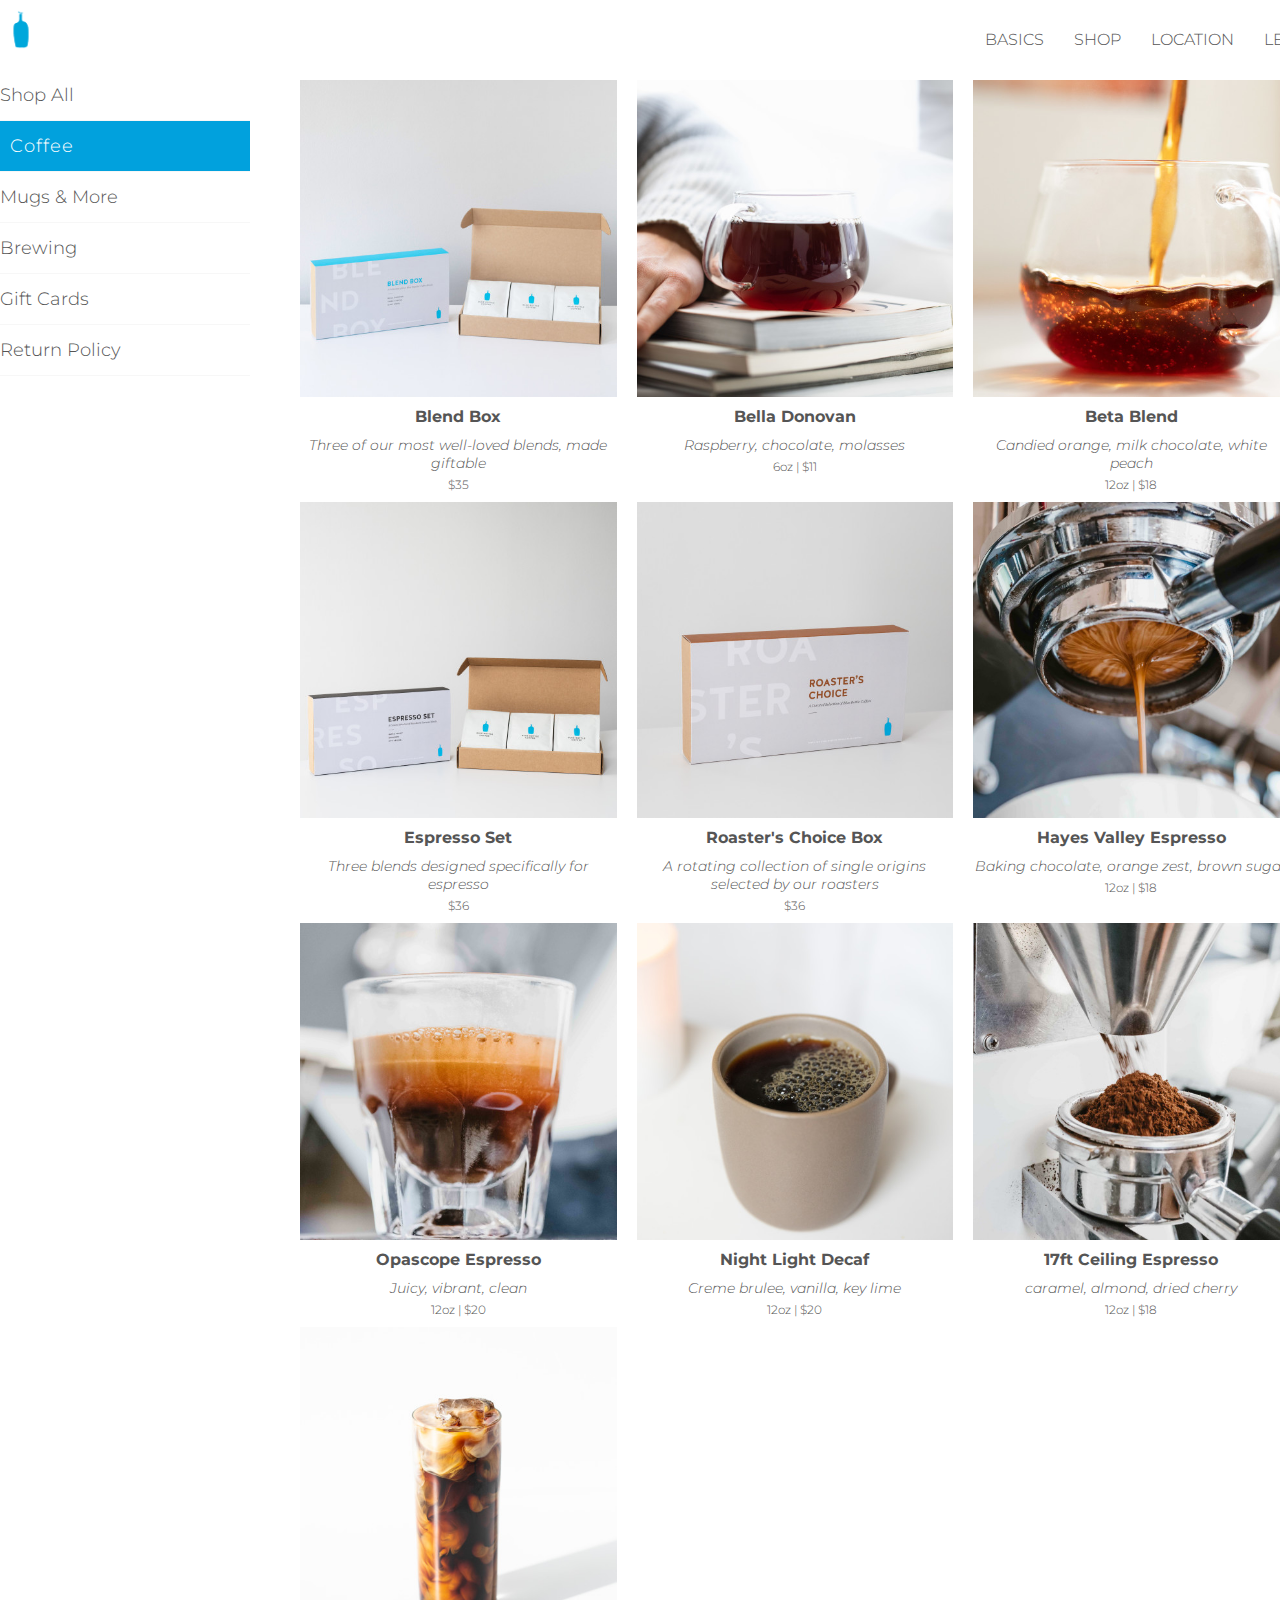
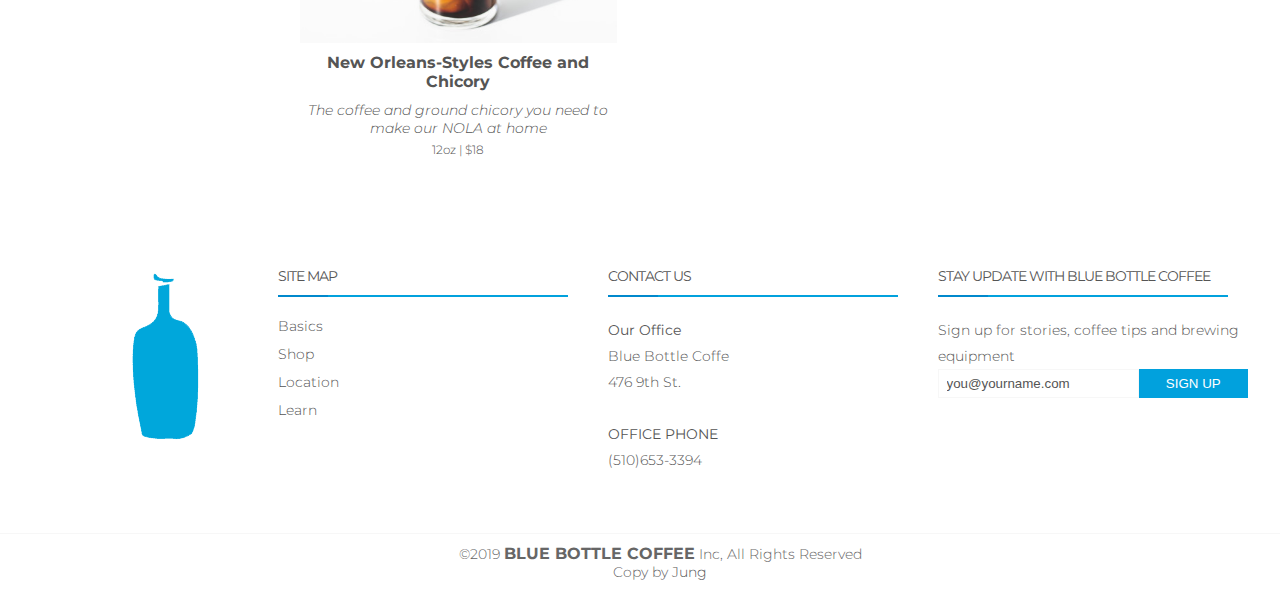
<file: shop/coffee.html>
<!DOCTYPE html>
<html lang="en">
  <head>
  <meta charset="UTF-8">
  <title>Coffee</title>
  <meta name="description" content="shop coffee">
  <link rel="stylesheet" href="../asset/css/style.css">
  <script type="text/javascript" defer src="../js/jquery.min.js"></script>
  <script type="text/javascript" defer src="../js/common.js"></script>

  <!--[if lt IE 9]>
  <script src = "http://html5shiv.googlecode.com/svn/trunk/html5.js"></script>
  <![endif]-->
  </head>

  <body class="subpage">
    <div id="wrap">
      <!-- 헤더 영역 -->
      <header id="header">
        <h1 id="top_logo">
          <a href="../index.html">
            <img src="../asset/img/logo.png" alt="logo">
          </a>
        </h1>
        <nav id="top_nav">
          <ul>
            <li>
              <a href="../basics/ourstory.html">basics</a>
              <ul class="submenu">
                <li><a href="../basics/ourstory.html">Our Story</a></li>
                <li><a href="../basics/ourcoffee.html">Our Coffee</a></li>
                <li><a href="../basics/blog.html">Blog</a></li>
                <li><a href="../basics/faq.html">FAQs</a></li>
              </ul>
            </li>
            <li>
              <a href="../shop/shop.html">shop</a>
              <ul class="submenu">
                <li><a href="../shop/coffee.html">Coffee</a></li>
                <li><a href="../shop/mug.html">Mugs & More</a></li>
                <li><a href="../shop/brewing.html">Brewing</a></li>
                <li><a href="../shop/giftcard.html">Gift Cards</a></li>
                <li><a href="../shop/returnpolicy.html">Return Policy</a></li>
              </ul>
            </li>
            <li><a href="../location/location.html">location</a></li>
            <li>
              <a href="#">learn</a>
              <ul class="submenu">
                <li><a href="../learn/classes.html">Virtual Classes</a></li>
                <li><a href="../learn/brewguide.html">Brew Guides</a></li>
                <li><a href="../learn/recipe.html">Blue Bottle Recipes</a></li>
              </ul>
            </li>
          </ul>
        </nav>
      </header>
      <main>
        <!-- 컨텐츠 영역 -->
        <div class="container">
          <!-- 왼쪽 메뉴 -->
          <aside id="lnb">
            <ul>
              <li><a href="../shop/shop.html">Shop All</a></li>
              <li><a href="../shop/coffee.html" class="on">Coffee</a></li>
              <li><a href="../shop/mug.html">Mugs & More</a></li>
              <li><a href="../shop/brewing.html">Brewing</a></li>
              <li><a href="../shop/giftcard.html">Gift Cards</a></li>
              <li><a href="../shop/returnpolicy.html">Return Policy</a></li>
            </ul>
          </aside>
          <div class="contents">
            <div class="inner">
              <div class="product">
                <ul>
                  <li>
                    <div class="img_box">
                      <a href="">
                        <img src="../asset/img/shop/coffee/coffee_01.jpg" alt="coffee_01">
                        <div class="img_hover">
                          <div class="img_hover_text">Add</div>
                        </div>
                      </a>
                    </div>
                    <div class="product_text_box">
                      <h4 class="product_name">Blend Box</h4>
                      <p class="product_desc"><i>Three of our most well-loved blends, made giftable</i></p>
                      <p>$35</p>
                    </div>
                  </li>
                  <li>
                    <div class="img_box">
                      <a href="">
                        <img src="../asset/img/shop/coffee/coffee_02.jpg" alt="coffee_02">
                        <div class="img_hover">
                          <div class="img_hover_text">Add</div>
                        </div>
                      </a>
                    </div>
                    <div class="product_text_box">
                      <h4 class="product_name">Bella Donovan</h4>
                      <p class="product_desc"><i>Raspberry, chocolate, molasses</i></p>
                      <p>6oz | $11</p>
                    </div>
                  </li>
                  <li class="select">
                    <div class="img_box">
                      <a href="">
                        <img src="../asset/img/shop/coffee/coffee_03.jpg" alt="coffee_03"><div class="img_hover">
                          <div class="img_hover_text">Add</div>
                        </div>
                      </a>
                    </div>
                    <div class="product_text_box">
                      <h4 class="product_name">Beta Blend</h4>
                      <p class="product_desc"><i>Candied orange, milk chocolate, white peach</i></p>
                      <p>12oz | $18</p>
                    </div>
                </li>
                  <li>
                    <div class="img_box">
                      <a href="">
                        <img src="../asset/img/shop/coffee/coffee_04.jpg" alt="coffee_04"><div class="img_hover">
                          <div class="img_hover_text">Add</div>
                        </div>
                      </a>
                    </div>
                    <div class="product_text_box">
                      <h4 class="product_name">Espresso Set</h4>
                      <p class="product_desc"><i>Three blends designed specifically for espresso</i></p>
                      <p>$36</p>
                    </div>
                  </li>
                  <li>
                    <div class="img_box">
                      <a href="">
                        <img src="../asset/img/shop/coffee/coffee_05.jpg" alt="coffee_05"><div class="img_hover">
                          <div class="img_hover_text">Add</div>
                        </div>
                      </a>
                    </div>
                    <div class="product_text_box">
                      <h4 class="product_name">Roaster's Choice Box</h4>
                      <p class="product_desc"><i>A rotating collection of single origins selected by our roasters</i></p>
                      <p>$36</p>
                    </div>
                  </li>
                  <li>
                    <div class="img_box">
                      <a href="">
                        <img src="../asset/img/shop/coffee/coffee_06.jpg" alt="coffee_06"><div class="img_hover">
                          <div class="img_hover_text">Add</div>
                        </div>
                      </a>
                    </div>
                    <div class="product_text_box">
                      <h4 class="product_name">Hayes Valley Espresso</h4>
                      <p class="product_desc"><i>Baking chocolate, orange zest, brown sugar</i></p>
                      <p>12oz | $18</p>
                    </div>
                  </li>
                  <li>
                    <div class="img_box">
                      <a href="">
                        <img src="../asset/img/shop/coffee/coffee_07.jpg" alt="coffee_07"><div class="img_hover">
                          <div class="img_hover_text">Add</div>
                        </div>
                      </a>
                    </div>
                    <div class="product_text_box">
                      <h4 class="product_name">Opascope Espresso</h4>
                      <p class="product_desc"><i>Juicy, vibrant, clean</i></p>
                      <p>12oz | $20</p>
                    </div>
                  </li>
                  <li>
                    <div class="img_box">
                      <a href="">
                        <img src="../asset/img/shop/coffee/coffee_08.jpg" alt="coffee_08"><div class="img_hover">
                          <div class="img_hover_text">Add</div>
                        </div>
                      </a>
                    </div>
                    <div class="product_text_box">
                      <h4 class="product_name">Night Light Decaf</h4>
                      <p class="product_desc"><i>Creme brulee, vanilla, key lime</i></p>
                      <p>12oz | $20</p>
                    </div>
                  </li>
                  <li>
                    <div class="img_box">
                      <a href="">
                        <img src="../asset/img/shop/coffee/coffee_09.jpg" alt="coffee_09"><div class="img_hover">
                          <div class="img_hover_text">Add</div>
                        </div>
                      </a>
                    </div>
                    <div class="product_text_box">
                      <h4 class="product_name">17ft Ceiling Espresso</h4>
                      <p class="product_desc"><i>caramel, almond, dried cherry</i></p>
                      <p>12oz | $18</p>
                    </div>
                  </li>
                  <li>
                    <div class="img_box">
                      <a href="">
                        <img src="../asset/img/shop/coffee/coffee_10.jpg" alt="coffee_10"><div class="img_hover">
                          <div class="img_hover_text">Add</div>
                        </div>
                      </a>
                    </div>
                    <div class="product_text_box">
                      <h4 class="product_name">New Orleans-Styles Coffee and Chicory</h4>
                      <p class="product_desc"><i>The coffee and ground chicory you need to make our NOLA at home</i></p>
                      <p>12oz | $18</p>
                    </div>
                  </li>
                </ul>
              </div>
            </div>
          </div>
        </div>
      </main>
      <footer id="footer">
        <div class="footer_top">
          <!-- footer 상단영역 -->
          <div class="footer_container">
            <div class="row">
              <div class="column footer_logo">
                <h3>
                  <a href="#">
                    <img src="../asset/img/logo.png" alt="logo">
                  </a>
                </h3>
              </div>
              <div class="column">
                <!-- site map -->
                <h4>site map</h4>
                <ul>
                  <li>
                    <a href="./company/introduce.html">basics</a>
                  </li>
                  <li>
                    <a href="./product/product.html">shop</a>
                  </li>
                  <li>
                    <a href="./gallery/gallery.html">location</a>
                  </li>
                  <li>
                    <a href="./community/notice.html">learn</a>
                  </li>
                </ul>
              </div>
              <div class="column">
                <h4>contact us</h4>
                <p>
                  <strong>Our Office</strong><br>
                  Blue Bottle Coffe<br>
                  476 9th St.<br>
                  <br>
                  <strong>OFFICE PHONE</strong><br>
                  <a href="tel=+1-510-653-3394">(510)653-3394</a>
                </p>
              </div>
              <div class="column sign">
                <!-- news -->
                <h4>stay update with blue bottle coffee</h4>
                <p>Sign up for stories, coffee tips and brewing equipment</p>
                <form action="">
                  <input type="email" name="email" value="you@yourname.com">
                  <input type="submit" value="SIGN UP">
                </form>
              </div>
            </div>
          </div>
        </div>
        <div class="footer_container">
          <!-- footer 하단 영역 -->
          <div class="copyright">
            &copy;2019&nbsp;<span>BLUE&nbsp;BOTTLE&nbsp;COFFEE</span>&nbsp;Inc,&nbsp;All&nbsp;Rights&nbsp;Reserved
          </div>
          <div class="credits">
            Copy by <a href="mailto=maestoso911@naver.com">Jung</a>
          </div>
        </div>
      </footer>
    </div>
  </body>
</html>
</file>
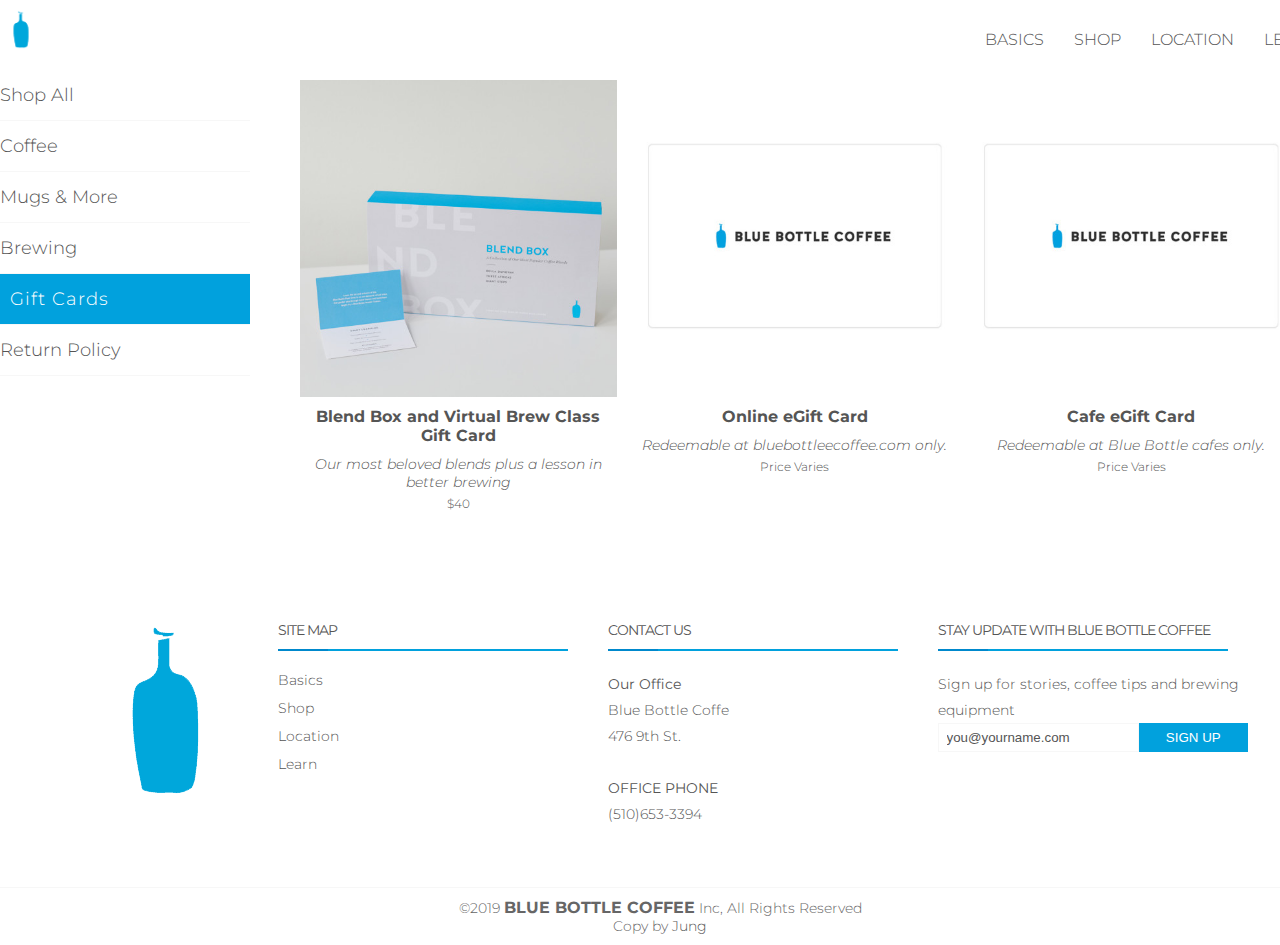
<file: shop/giftcard.html>
<!DOCTYPE html>
<html lang="en">

<head>
  <meta charset="UTF-8">
  <title>Gift Cards</title>
  <meta name="description" content="shop gift cards">
  <link rel="stylesheet" href="../asset/css/style.css">
  <script type="text/javascript" defer src="../js/jquery.min.js"></script>
  <script type="text/javascript" defer src="../js/common.js"></script>

  <!--[if lt IE 9]>
  <script src = "http://html5shiv.googlecode.com/svn/trunk/html5.js"></script>
  <![endif]-->
</head>

<body class="subpage">
  <div id="wrap">
    <!-- 헤더 영역 -->
    <header id="header">
      <h1 id="top_logo">
        <a href="../index.html">
          <img src="../asset/img/logo.png" alt="logo">
        </a>
      </h1>
      <nav id="top_nav">
        <ul>
          <li>
            <a href="../basics/ourstory.html">basics</a>
            <ul class="submenu">
              <li><a href="../basics/ourstory.html">Our Story</a></li>
              <li><a href="../basics/ourcoffee.html">Our Coffee</a></li>
              <li><a href="../basics/blog.html">Blog</a></li>
              <li><a href="../basics/faq.html">FAQs</a></li>
            </ul>
          </li>
          <li>
            <a href="../shop/shop.html">shop</a>
            <ul class="submenu">
              <li><a href="../shop/coffee.html">Coffee</a></li>
              <li><a href="../shop/mug.html">Mugs & More</a></li>
              <li><a href="../shop/brewing.html">Brewing</a></li>
              <li><a href="../shop/giftcard.html">Gift Cards</a></li>
              <li><a href="../shop/returnpolicy.html">Return Policy</a></li>
            </ul>
          </li>
          <li><a href="../location/location.html">location</a></li>
          <li>
            <a href="../learn/virtual.html">learn</a>
            <ul class="submenu">
              <li><a href="../learn/virtual.html">Virtual Classes</a></li>
              <li><a href="../learn/brew.html">Brew Guides</a></li>
              <li><a href="../learn/recipe.html">Blue Bottle Recipes</a></li>
            </ul>
          </li>
        </ul>
      </nav>
    </header>
    <main>
      <!-- 컨텐츠 영역 -->
      <div class="container">
        <!-- 왼쪽 메뉴 -->
        <aside id="lnb">
          <ul>
            <li><a href="../shop/shop.html">Shop All</a></li>
            <li><a href="../shop/coffee.html">Coffee</a></li>
            <li><a href="../shop/mug.html">Mugs & More</a></li>
            <li><a href="../shop/brewing.html">Brewing</a></li>
            <li><a href="../shop/giftcard.html" class="on">Gift Cards</a></li>
            <li><a href="../shop/returnpolicy.html">Return Policy</a></li>
          </ul>
        </aside>
        <div class="contents">
          <div class="inner">
            <div class="product">
              <ul>
                <li>
                  <div class="img_box">
                    <a href="">
                      <img src="../asset/img/shop/giftcard/card_01.jpg" alt="coffee_01">
                      <div class="img_hover">
                        <div class="img_hover_text">Add</div>
                      </div>
                    </a>
                  </div>
                  <div class="product_text_box">
                    <h4 class="product_name">Blend Box and Virtual Brew Class Gift Card</h4>
                    <p class="product_desc"><i>Our most beloved blends plus a lesson in better brewing</i></p>
                    <p>$40</p>
                  </div>
                </li>
                <li>
                  <div class="img_box">
                    <a href="">
                      <img src="../asset/img/shop/giftcard/card_02.jpg" alt="coffee_02">
                      <div class="img_hover">
                        <div class="img_hover_text">Add</div>
                      </div>
                    </a>
                  </div>
                  <div class="product_text_box">
                    <h4 class="product_name">Online eGift Card</h4>
                    <p class="product_desc"><i>Redeemable at bluebottleecoffee.com only.</i></p>
                    <p>Price Varies</p>
                  </div>
                </li>
                <li>
                  <div class="img_box">
                    <a href="">
                      <img src="../asset/img/shop/giftcard/card_02.jpg" alt="coffee_02">
                      <div class="img_hover">
                        <div class="img_hover_text">Add</div>
                      </div>
                    </a>
                  </div>
                  <div class="product_text_box">
                    <h4 class="product_name">Cafe eGift Card</h4>
                    <p class="product_desc"><i>Redeemable at Blue Bottle cafes only.</i></p>
                    <p>Price Varies</p>
                  </div>
                </li>
              </ul>
            </div>
          </div>
        </div>
      </div>
    </main>
    <footer id="footer">
      <div class="footer_top">
        <!-- footer 상단영역 -->
        <div class="footer_container">
          <div class="row">
            <div class="column footer_logo">
              <h3>
                <a href="#">
                  <img src="../asset/img/logo.png" alt="logo">
                </a>
              </h3>
            </div>
            <div class="column">
              <!-- site map -->
              <h4>site map</h4>
              <ul>
                <li>
                  <a href="../basics/ourstory.html">basics</a>
                </li>
                <li>
                  <a href="../shop/shop.html">shop</a>
                </li>
                <li>
                  <a href="../location/location.html">location</a>
                </li>
                <li>
                  <a href="../learn/virtual.html">learn</a>
                </li>
              </ul>
            </div>
            <div class="column">
              <h4>contact us</h4>
              <p>
                <strong>Our Office</strong><br>
                Blue Bottle Coffe<br>
                476 9th St.<br>
                <br>
                <strong>OFFICE PHONE</strong><br>
                <a href="tel=+1-510-653-3394">(510)653-3394</a>
              </p>
            </div>
            <div class="column sign">
              <!-- news -->
              <h4>stay update with blue bottle coffee</h4>
              <p>Sign up for stories, coffee tips and brewing equipment</p>
              <form action="">
                <input type="email" name="email" value="you@yourname.com">
                <input type="submit" value="SIGN UP">
              </form>
            </div>
          </div>
        </div>
      </div>
      <div class="footer_container">
        <!-- footer 하단 영역 -->
        <div class="copyright">
          &copy;2019&nbsp;<span>BLUE&nbsp;BOTTLE&nbsp;COFFEE</span>&nbsp;Inc,&nbsp;All&nbsp;Rights&nbsp;Reserved
        </div>
        <div class="credits">
          Copy by <a href="mailto=maestoso911@naver.com">Jung</a>
        </div>
      </div>
    </footer>
  </div>
</body>

</html>
</file>
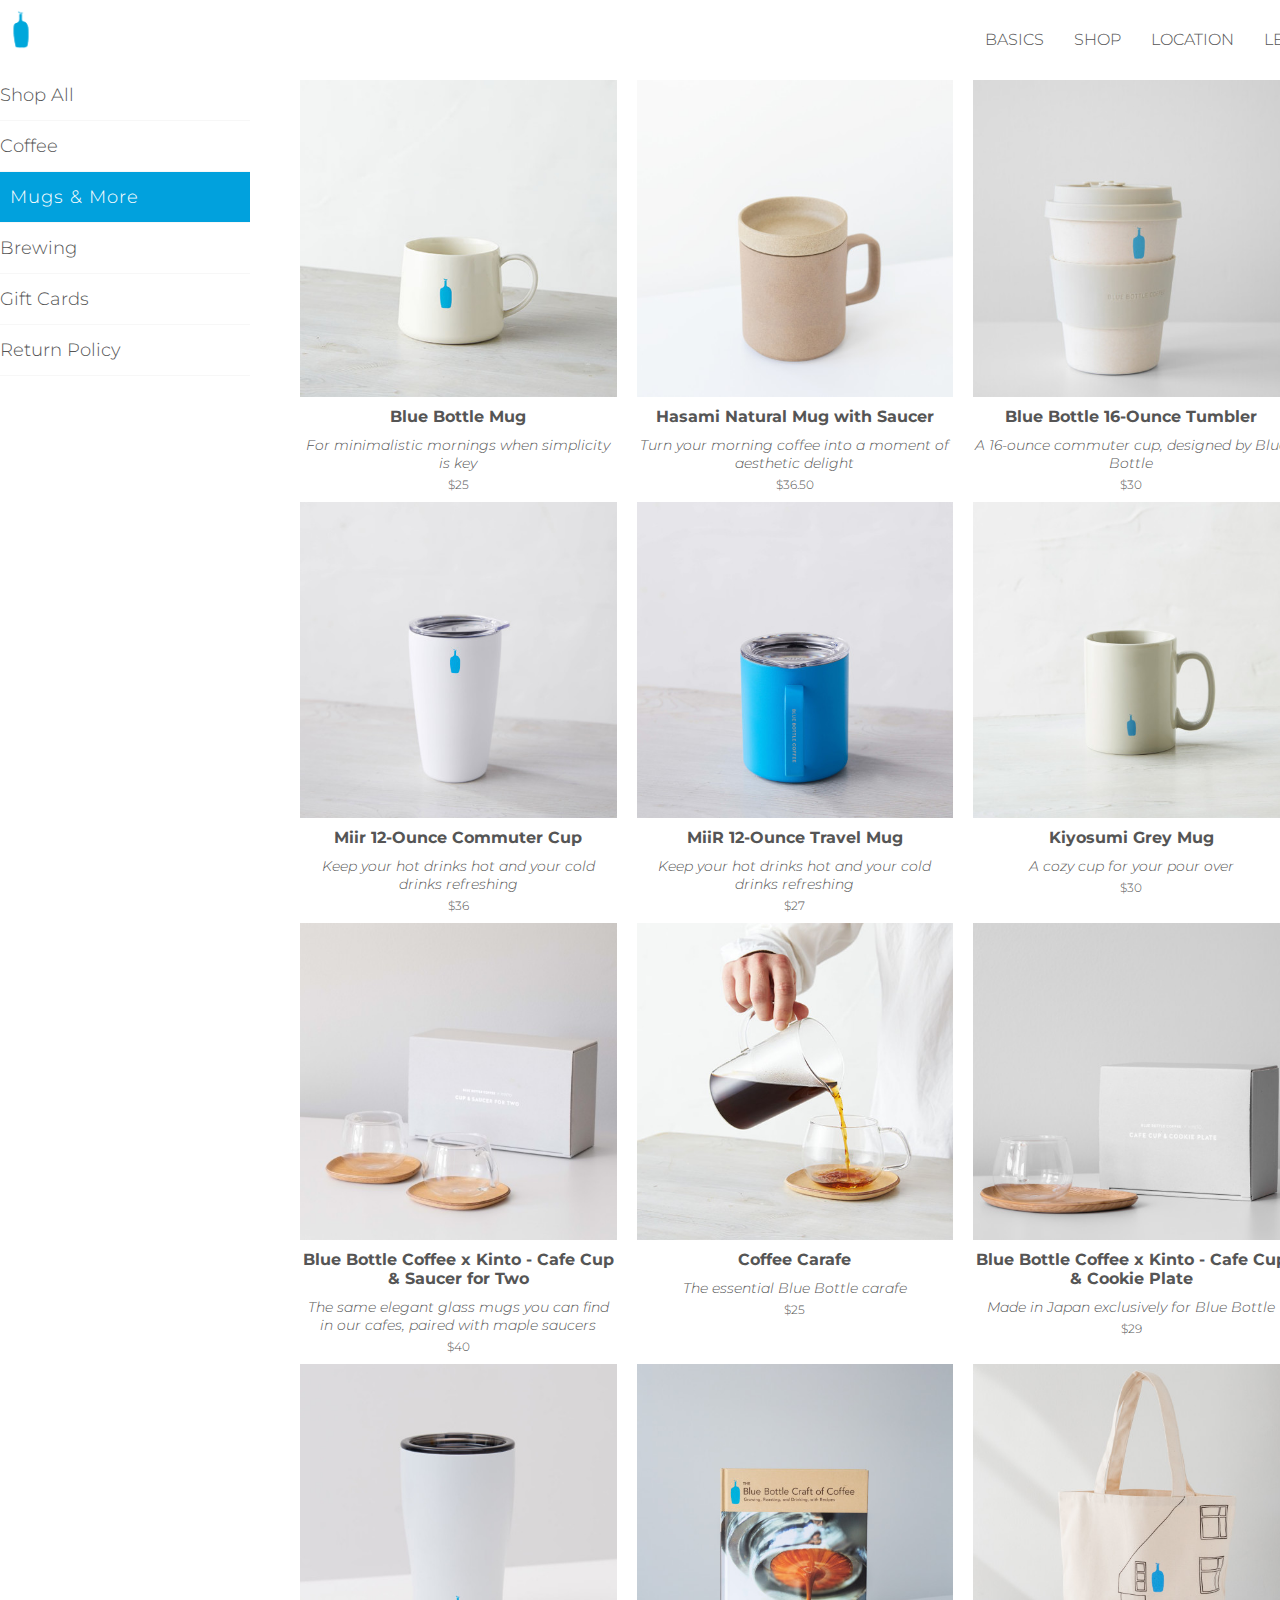
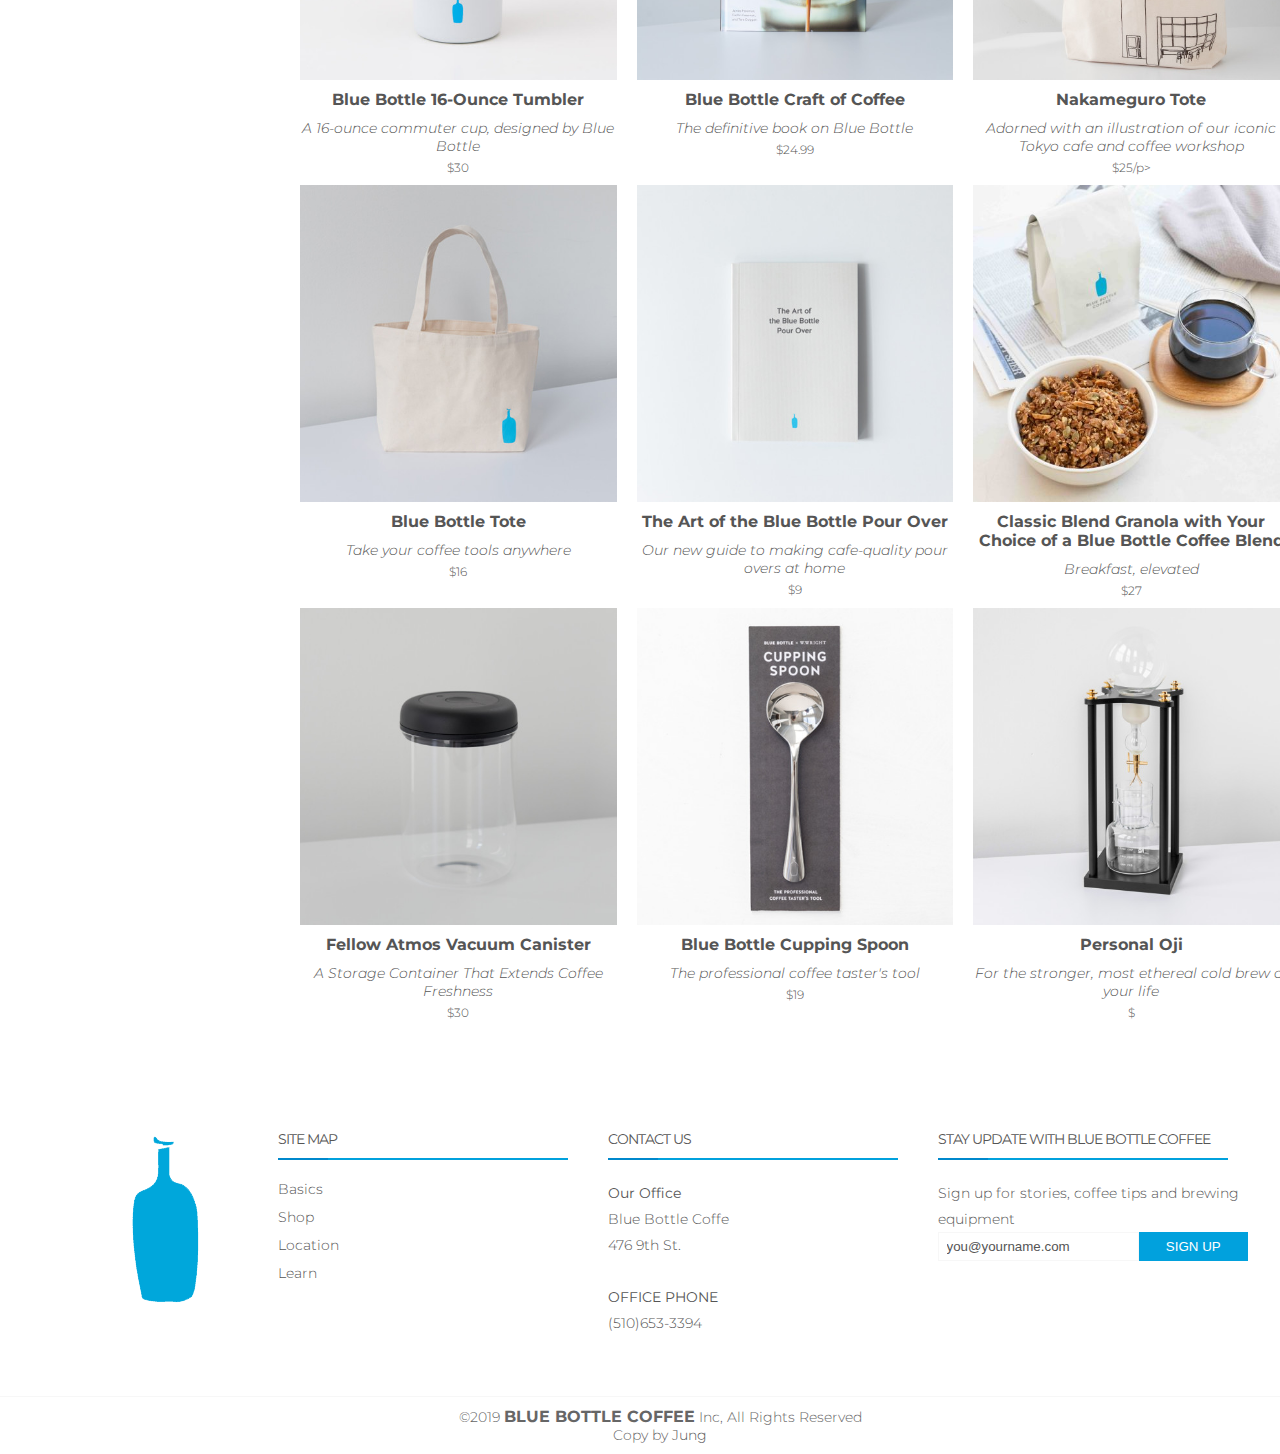
<file: shop/mug.html>
<!DOCTYPE html>
<html lang="en">

<head>
  <meta charset="UTF-8">
  <title>Mug</title>
  <meta name="description" content="shop mug">
  <link rel="stylesheet" href="../asset/css/style.css">
  <script type="text/javascript" defer src="../js/jquery.min.js"></script>
  <script type="text/javascript" defer src="../js/common.js"></script>

  <!--[if lt IE 9]>
  <script src = "http://html5shiv.googlecode.com/svn/trunk/html5.js"></script>
  <![endif]-->
</head>

<body class="subpage">
  <div id="wrap">
    <!-- 헤더 영역 -->
    <header id="header">
      <h1 id="top_logo">
        <a href="../index.html">
          <img src="../asset/img/logo.png" alt="logo">
        </a>
      </h1>
      <nav id="top_nav">
        <ul>
          <li>
            <a href="../basics/ourstory.html">basics</a>
            <ul class="submenu">
              <li><a href="../basics/ourstory.html">Our Story</a></li>
              <li><a href="../basics/ourcoffee.html">Our Coffee</a></li>
              <li><a href="../basics/blog.html">Blog</a></li>
              <li><a href="../basics/faq.html">FAQs</a></li>
            </ul>
          </li>
          <li>
            <a href="../shop/shop.html">shop</a>
            <ul class="submenu">
              <li><a href="../shop/coffee.html">Coffee</a></li>
              <li><a href="../shop/mug.html">Mugs & More</a></li>
              <li><a href="../shop/brewing.html">Brewing</a></li>
              <li><a href="../shop/giftcard.html">Gift Cards</a></li>
              <li><a href="../shop/returnpolicy.html">Return Policy</a></li>
            </ul>
          </li>
          <li><a href="../location/location.html">location</a></li>
          <li>
            <a href="../learn/virtual.html">learn</a>
            <ul class="submenu">
              <li><a href="../learn/virtual.html">Virtual Classes</a></li>
              <li><a href="../learn/brew.html">Brew Guides</a></li>
              <li><a href="../learn/recipe.html">Blue Bottle Recipes</a></li>
            </ul>
          </li>
        </ul>
      </nav>
    </header>
    <main>
      <!-- 컨텐츠 영역 -->
      <div class="container">
        <!-- 왼쪽 메뉴 -->
        <aside id="lnb">
          <ul>
            <li><a href="../shop/shop.html">Shop All</a></li>
            <li><a href="../shop/coffee.html">Coffee</a></li>
            <li><a href="../shop/mug.html" class="on">Mugs & More</a></li>
            <li><a href="../shop/brewing.html">Brewing</a></li>
            <li><a href="../shop/giftcard.html">Gift Cards</a></li>
            <li><a href="../shop/returnpolicy.html">Return Policy</a></li>
          </ul>
        </aside>
        <div class="contents">
          <div class="inner">
            <div class="product">
              <ul>
                <li>
                  <div class="img_box">
                    <a href="">
                      <img src="../asset/img/shop/mug/mug_01.jpg" alt="mug_01">
                      <div class="img_hover">
                        <div class="img_hover_text">Add</div>
                      </div>
                    </a>
                  </div>
                  <div class="product_text_box">
                    <h4 class="product_name">Blue Bottle Mug</h4>
                    <p class="product_desc"><i>For minimalistic mornings when simplicity is key</i></p>
                    <p>$25</p>
                  </div>
                </li>
                <li>
                  <div class="img_box">
                    <a href="">
                      <img src="../asset/img/shop/mug/mug_02.jpg" alt="mug_02">
                      <div class="img_hover">
                        <div class="img_hover_text">Add</div>
                      </div>
                    </a>
                  </div>
                  <div class="product_text_box">
                    <h4 class="product_name">Hasami Natural Mug with Saucer</h4>
                    <p class="product_desc"><i>Turn your morning coffee into a moment of aesthetic delight</i></p>
                    <p>$36.50</p>
                  </div>
                </li>
                <li class="select">
                  <div class="img_box">
                    <a href="">
                      <img src="../asset/img/shop/mug/mug_03.jpg" alt="mug_03">
                      <div class="img_hover">
                        <div class="img_hover_text">Add</div>
                      </div>
                    </a>
                  </div>
                  <div class="product_text_box">
                    <h4 class="product_name">Blue Bottle 16-Ounce Tumbler</h4>
                    <p class="product_desc"><i>A 16-ounce commuter cup, designed by Blue Bottle</i></p>
                    <p>$30</p>
                  </div>
                </li>
                <li>
                  <div class="img_box">
                    <a href="">
                      <img src="../asset/img/shop/mug/mug_04.jpg" alt="mug_04">
                      <div class="img_hover">
                        <div class="img_hover_text">Add</div>
                      </div>
                    </a>
                  </div>
                  <div class="product_text_box">
                    <h4 class="product_name">Miir 12-Ounce Commuter Cup</h4>
                    <p class="product_desc"><i>Keep your hot drinks hot and your cold drinks refreshing</i></p>
                    <p>$36</p>
                  </div>
                </li>
                <li>
                  <div class="img_box">
                    <a href="">
                      <img src="../asset/img/shop/mug/mug_05.jpg" alt="mug_05">
                      <div class="img_hover">
                        <div class="img_hover_text">Add</div>
                      </div>
                    </a>
                  </div>
                  <div class="product_text_box">
                    <h4 class="product_name">MiiR 12-Ounce Travel Mug</h4>
                    <p class="product_desc"><i>Keep your hot drinks hot and your cold drinks refreshing</i></p>
                    <p>$27</p>
                  </div>
                </li>
                <li>
                  <div class="img_box">
                    <a href="">
                      <img src="../asset/img/shop/mug/mug_06.jpg" alt="mug_06">
                      <div class="img_hover">
                        <div class="img_hover_text">Add</div>
                      </div>
                    </a>
                  </div>
                  <div class="product_text_box">
                    <h4 class="product_name">Kiyosumi Grey Mug</h4>
                    <p class="product_desc"><i>A cozy cup for your pour over</i></p>
                    <p>$30</p>
                  </div>
                </li>
                <li>
                  <div class="img_box">
                    <a href="">
                      <img src="../asset/img/shop/mug/mug_07.jpg" alt="mug_07">
                      <div class="img_hover">
                        <div class="img_hover_text">Add</div>
                      </div>
                    </a>
                  </div>
                  <div class="product_text_box">
                    <h4 class="product_name">Blue Bottle Coffee x Kinto - Cafe Cup & Saucer for Two</h4>
                    <p class="product_desc"><i>The same elegant glass mugs you can find in our cafes, paired with maple saucers</i></p>
                    <p>$40</p>
                  </div>
                </li>
                <li>
                  <div class="img_box">
                    <a href="">
                      <img src="../asset/img/shop/mug/mug_08.jpg" alt="mug_08">
                      <div class="img_hover">
                        <div class="img_hover_text">Add</div>
                      </div>
                    </a>
                  </div>
                  <div class="product_text_box">
                    <h4 class="product_name">Coffee Carafe</h4>
                    <p class="product_desc"><i>The essential Blue Bottle carafe</i></p>
                    <p>$25</p>
                  </div>
                </li>
                <li>
                  <div class="img_box">
                    <a href="">
                      <img src="../asset/img/shop/mug/mug_09.jpg" alt="mug_09">
                      <div class="img_hover">
                        <div class="img_hover_text">Add</div>
                      </div>
                    </a>
                  </div>
                  <div class="product_text_box">
                    <h4 class="product_name">Blue Bottle Coffee x Kinto - Cafe Cup & Cookie Plate</h4>
                    <p class="product_desc"><i>Made in Japan exclusively for Blue Bottle</i></p>
                    <p>$29</p>
                  </div>
                </li>
                <li>
                  <div class="img_box">
                    <a href="">
                      <img src="../asset/img/shop/mug/mug_10.jpg" alt="mug_10">
                      <div class="img_hover">
                        <div class="img_hover_text">Add</div>
                      </div>
                    </a>
                  </div>
                  <div class="product_text_box">
                    <h4 class="product_name">Blue Bottle 16-Ounce Tumbler</h4>
                    <p class="product_desc"><i>A 16-ounce commuter cup, designed by Blue Bottle</i></p>
                    <p>$30</p>
                  </div>
                </li>
                <li>
                  <div class="img_box">
                    <a href="">
                      <img src="../asset/img/shop/mug/more_01.jpg" alt="more_01">
                      <div class="img_hover">
                        <div class="img_hover_text">Add</div>
                      </div>
                    </a>
                  </div>
                  <div class="product_text_box">
                    <h4 class="product_name">Blue Bottle Craft of Coffee</h4>
                    <p class="product_desc"><i>The definitive book on Blue Bottle</i></p>
                    <p>$24.99</p>
                  </div>
                </li>
                <li>
                  <div class="img_box">
                    <a href="">
                      <img src="../asset/img/shop/mug/more_02.jpg" alt="more_02">
                      <div class="img_hover">
                        <div class="img_hover_text">Add</div>
                      </div>
                    </a>
                  </div>
                  <div class="product_text_box">
                    <h4 class="product_name">Nakameguro Tote</h4>
                    <p class="product_desc"><i>Adorned with an illustration of our iconic Tokyo cafe and coffee workshop</i></p>
                    <p>$25/p>
                  </div>
                </li>
                <li>
                  <div class="img_box">
                    <a href="">
                      <img src="../asset/img/shop/mug/more_03.jpg" alt="more_03">
                      <div class="img_hover">
                        <div class="img_hover_text">Add</div>
                      </div>
                    </a>
                  </div>
                  <div class="product_text_box">
                    <h4 class="product_name">Blue Bottle Tote</h4>
                    <p class="product_desc"><i>Take your coffee tools anywhere</i></p>
                    <p>$16</p>
                  </div>
                </li>
                <li>
                  <div class="img_box">
                    <a href="">
                      <img src="../asset/img/shop/mug/more_04.jpg" alt="more_04">
                      <div class="img_hover">
                        <div class="img_hover_text">Add</div>
                      </div>
                    </a>
                  </div>
                  <div class="product_text_box">
                    <h4 class="product_name">The Art of the Blue Bottle Pour Over</h4>
                    <p class="product_desc"><i>Our new guide to making cafe-quality pour overs at home</i></p>
                    <p>$9</p>
                  </div>
                </li>
                <li>
                  <div class="img_box">
                    <a href="">
                      <img src="../asset/img/shop/mug/more_05.jpg" alt="more_05">
                      <div class="img_hover">
                        <div class="img_hover_text">Add</div>
                      </div>
                    </a>
                  </div>
                  <div class="product_text_box">
                    <h4 class="product_name">Classic Blend Granola with Your Choice of a Blue Bottle Coffee Blend</h4>
                    <p class="product_desc"><i>Breakfast, elevated</i></p>
                    <p>$27</p>
                  </div>
                </li>
                <li>
                  <div class="img_box">
                    <a href="">
                      <img src="../asset/img/shop/mug/more_06.jpg" alt="more_06">
                      <div class="img_hover">
                        <div class="img_hover_text">Add</div>
                      </div>
                    </a>
                  </div>
                  <div class="product_text_box">
                    <h4 class="product_name">Fellow Atmos Vacuum Canister</h4>
                    <p class="product_desc"><i>A Storage Container That Extends Coffee Freshness</i></p>
                    <p>$30</p>
                  </div>
                </li>
                <li>
                  <div class="img_box">
                    <a href="">
                      <img src="../asset/img/shop/mug/more_07.jpg" alt="more_07">
                      <div class="img_hover">
                        <div class="img_hover_text">Add</div>
                      </div>
                    </a>
                  </div>
                  <div class="product_text_box">
                    <h4 class="product_name">Blue Bottle Cupping Spoon</h4>
                    <p class="product_desc"><i>The professional coffee taster's tool</i></p>
                    <p>$19</p>
                  </div>
                </li>
                <li>
                  <div class="img_box">
                    <a href="">
                      <img src="../asset/img/shop/mug/more_08.jpg" alt="more_08">
                      <div class="img_hover">
                        <div class="img_hover_text">Add</div>
                      </div>
                    </a>
                  </div>
                  <div class="product_text_box">
                    <h4 class="product_name">Personal Oji</h4>
                    <p class="product_desc"><i>For the stronger, most ethereal cold brew of your life</i></p>
                    <p>$</p>
                  </div>
                </li>
              </ul>
            </div>
          </div>
        </div>
      </div>
    </main>
    <footer id="footer">
      <div class="footer_top">
        <!-- footer 상단영역 -->
        <div class="footer_container">
          <div class="row">
            <div class="column footer_logo">
              <h3>
                <a href="#">
                  <img src="../asset/img/logo.png" alt="logo">
                </a>
              </h3>
            </div>
            <div class="column">
              <!-- site map -->
              <h4>site map</h4>
              <ul>
                <li>
                  <a href="../basics/ourstory.html">basics</a>
                </li>
                <li>
                  <a href="../shop/shop.html">shop</a>
                </li>
                <li>
                  <a href="../location/location.html">location</a>
                </li>
                <li>
                  <a href="../learn/virtual.html">learn</a>
                </li>
              </ul>
            </div>
            <div class="column">
              <h4>contact us</h4>
              <p>
                <strong>Our Office</strong><br>
                Blue Bottle Coffe<br>
                476 9th St.<br>
                <br>
                <strong>OFFICE PHONE</strong><br>
                <a href="tel=+1-510-653-3394">(510)653-3394</a>
              </p>
            </div>
            <div class="column sign">
              <!-- news -->
              <h4>stay update with blue bottle coffee</h4>
              <p>Sign up for stories, coffee tips and brewing equipment</p>
              <form action="">
                <input type="email" name="email" value="you@yourname.com">
                <input type="submit" value="SIGN UP">
              </form>
            </div>
          </div>
        </div>
      </div>
      <div class="footer_container">
        <!-- footer 하단 영역 -->
        <div class="copyright">
          &copy;2019&nbsp;<span>BLUE&nbsp;BOTTLE&nbsp;COFFEE</span>&nbsp;Inc,&nbsp;All&nbsp;Rights&nbsp;Reserved
        </div>
        <div class="credits">
          Copy by <a href="mailto=maestoso911@naver.com">Jung</a>
        </div>
      </div>
    </footer>
  </div>
</body>

</html>
</file>
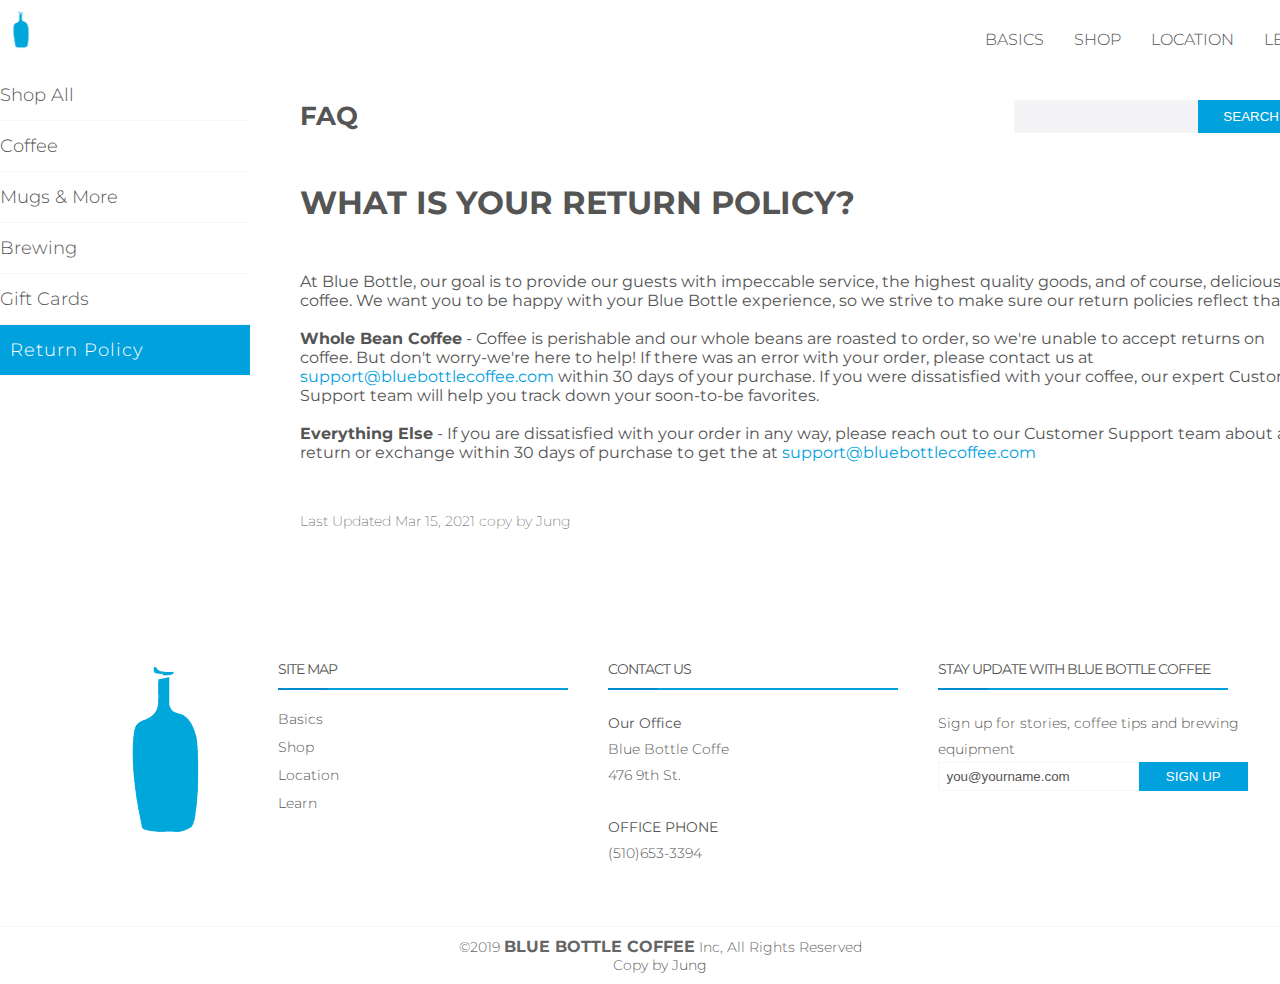
<file: shop/returnpolicy.html>
<!DOCTYPE html>
<html lang="en">

<head>
  <meta charset="UTF-8">
  <title>Blue Bottle Return Policy</title>
  <meta name="description" content="return policy">
  <link rel="stylesheet" href="../asset/css/style.css">
  <script type="text/javascript" defer src="../js/jquery.min.js"></script>
  <script type="text/javascript" defer src="../js/common.js"></script>

  <!--[if lt IE 9]>
  <script src = "http://html5shiv.googlecode.com/svn/trunk/html5.js"></script>
  <![endif]-->
</head>

<body class="subpage">
  <div id="wrap">
    <!-- 헤더 영역 -->
    <header id="header">
      <h1 id="top_logo">
        <a href="../index.html">
          <img src="../asset/img/logo.png" alt="logo">
        </a>
      </h1>
      <nav id="top_nav">
        <ul>
          <li>
            <a href="../basic/ourstory.html">basics</a>
            <ul class="submenu">
              <li><a href="../basics/ourstory.html">Our Story</a></li>
              <li><a href="../basics/ourcoffee.html">Our Coffee</a></li>
              <li><a href="../basics/blog.html">Blog</a></li>
              <li><a href="../basics/faq.html">FAQs</a></li>
            </ul>
          </li>
          <li>
            <a href="../shop/coffee.html">shop</a>
            <ul class="submenu">
              <li><a href="../shop/coffee.html">Coffee</a></li>
              <li><a href="../shop/mug.html">Mugs & More</a></li>
              <li><a href="../shop/brewing.html">Brewing</a></li>
              <li><a href="../shop/giftcard.html">Gift Cards</a></li>
              <li><a href="../shop/returnpolicy.html">Return Policy</a></li>
            </ul>
          </li>
          <li><a href="../location/location.html">location</a></li>
          <li>
            <a href="../learn/virtual.html">learn</a>
            <ul class="submenu">
              <li><a href="../learn/virtual.html">Virtual Classes</a></li>
              <li><a href="../learn/brew.html">Brew Guides</a></li>
              <li><a href="../learn/recipe.html">Blue Bottle Recipes</a></li>
            </ul>
          </li>
        </ul>
      </nav>
    </header>
    <main>
      <!-- 컨텐츠 영역 -->
      <div class="container">
        <!-- 왼쪽 메뉴 -->
        <aside id="lnb">
          <ul>
            <li><a href="../shop/shop.html">Shop All</a></li>
            <li><a href="../shop/coffee.html">Coffee</a></li>
            <li><a href="../shop/mug.html">Mugs & More</a></li>
            <li><a href="../shop/brewing.html">Brewing</a></li>
            <li><a href="../shop/giftcard.html">Gift Cards</a></li>
            <li><a href="../shop/returnpolicy.html" class="on">Return Policy</a></li>
          </ul>
        </aside>
        <div class="contents">
          <div class="inner">
            <div class="faq_header">
              <h2>FAQ</h2>
              <form action="">
                <input type="text" name="search">
                <input type="submit" value="SEARCH">
              </form>
            </div>
            <div class="inner return">
              <div class="box expand">
                <div class="items">
                  <h3 class="title">What is your return policy?</h3>
                  <p>At Blue Bottle, our goal is to provide our guests with impeccable service, the highest quality goods, and of course, delicious coffee. We want you to be happy with your Blue Bottle experience,
                    so we strive to make sure our return policies reflect that<br>
                    <br>
                    <strong>Whole Bean Coffee</strong> -
                    Coffee is perishable and our whole beans are roasted to order, so we're unable to accept returns on coffee. But don't worry-we're here to help! If there was an error with your order, please contact
                    us at <a href="mailto:support@bluebottlecoffee.com">support@bluebottlecoffee.com</a> within 30 days of your purchase. If you were dissatisfied with your coffee, our expert Customer Support team will help you track down your soon-to-be
                    favorites.<br>
                    <br>
                    <strong>Everything Else</strong> -
                    If you are dissatisfied with your order in any way, please reach out to our Customer Support team about a return or exchange within 30 days of purchase to get the at <a href="mailto:support@bluebottlecoffee.com">support@bluebottlecoffee.com</a>
                  </p>
                  <span>Last Updated Mar 15, 2021 copy by Jung</span>
                </div>
              </div>
            </div>
          </div>
        </div>
      </div>
    </main>
    <footer id="footer">
      <div class="footer_top">
        <!-- footer 상단영역 -->
        <div class="footer_container">
          <div class="row">
            <div class="column footer_logo">
              <h3>
                <a href="#">
                  <img src="../asset/img/logo.png" alt="logo">
                </a>
              </h3>
            </div>
            <div class="column">
              <!-- site map -->
              <h4>site map</h4>
              <ul>
                <li>
                  <a href="../basics/ourstory.html">basics</a>
                </li>
                <li>
                  <a href="../shop/shop.html">shop</a>
                </li>
                <li>
                  <a href="../location/location.html">location</a>
                </li>
                <li>
                  <a href="../learn/virtual.html">learn</a>
                </li>
              </ul>
            </div>
            <div class="column">
              <h4>contact us</h4>
              <p>
                <strong>Our Office</strong><br>
                Blue Bottle Coffe<br>
                476 9th St.<br>
                <br>
                <strong>OFFICE PHONE</strong><br>
                <a href="tel=+1-510-653-3394">(510)653-3394</a>
              </p>
            </div>
            <div class="column sign">
              <!-- news -->
              <h4>stay update with blue bottle coffee</h4>
              <p>Sign up for stories, coffee tips and brewing equipment</p>
              <form action="">
                <input type="email" name="email" value="you@yourname.com">
                <input type="submit" value="SIGN UP">
              </form>
            </div>
          </div>
        </div>
      </div>
      <div class="footer_container">
        <!-- footer 하단 영역 -->
        <div class="copyright">
          &copy;2019&nbsp;<span>BLUE&nbsp;BOTTLE&nbsp;COFFEE</span>&nbsp;Inc,&nbsp;All&nbsp;Rights&nbsp;Reserved
        </div>
        <div class="credits">
          Copy by <a href="mailto=maestoso911@naver.com">Jung</a>
        </div>
      </div>
    </footer>
  </div>
</body>

</html>
</file>
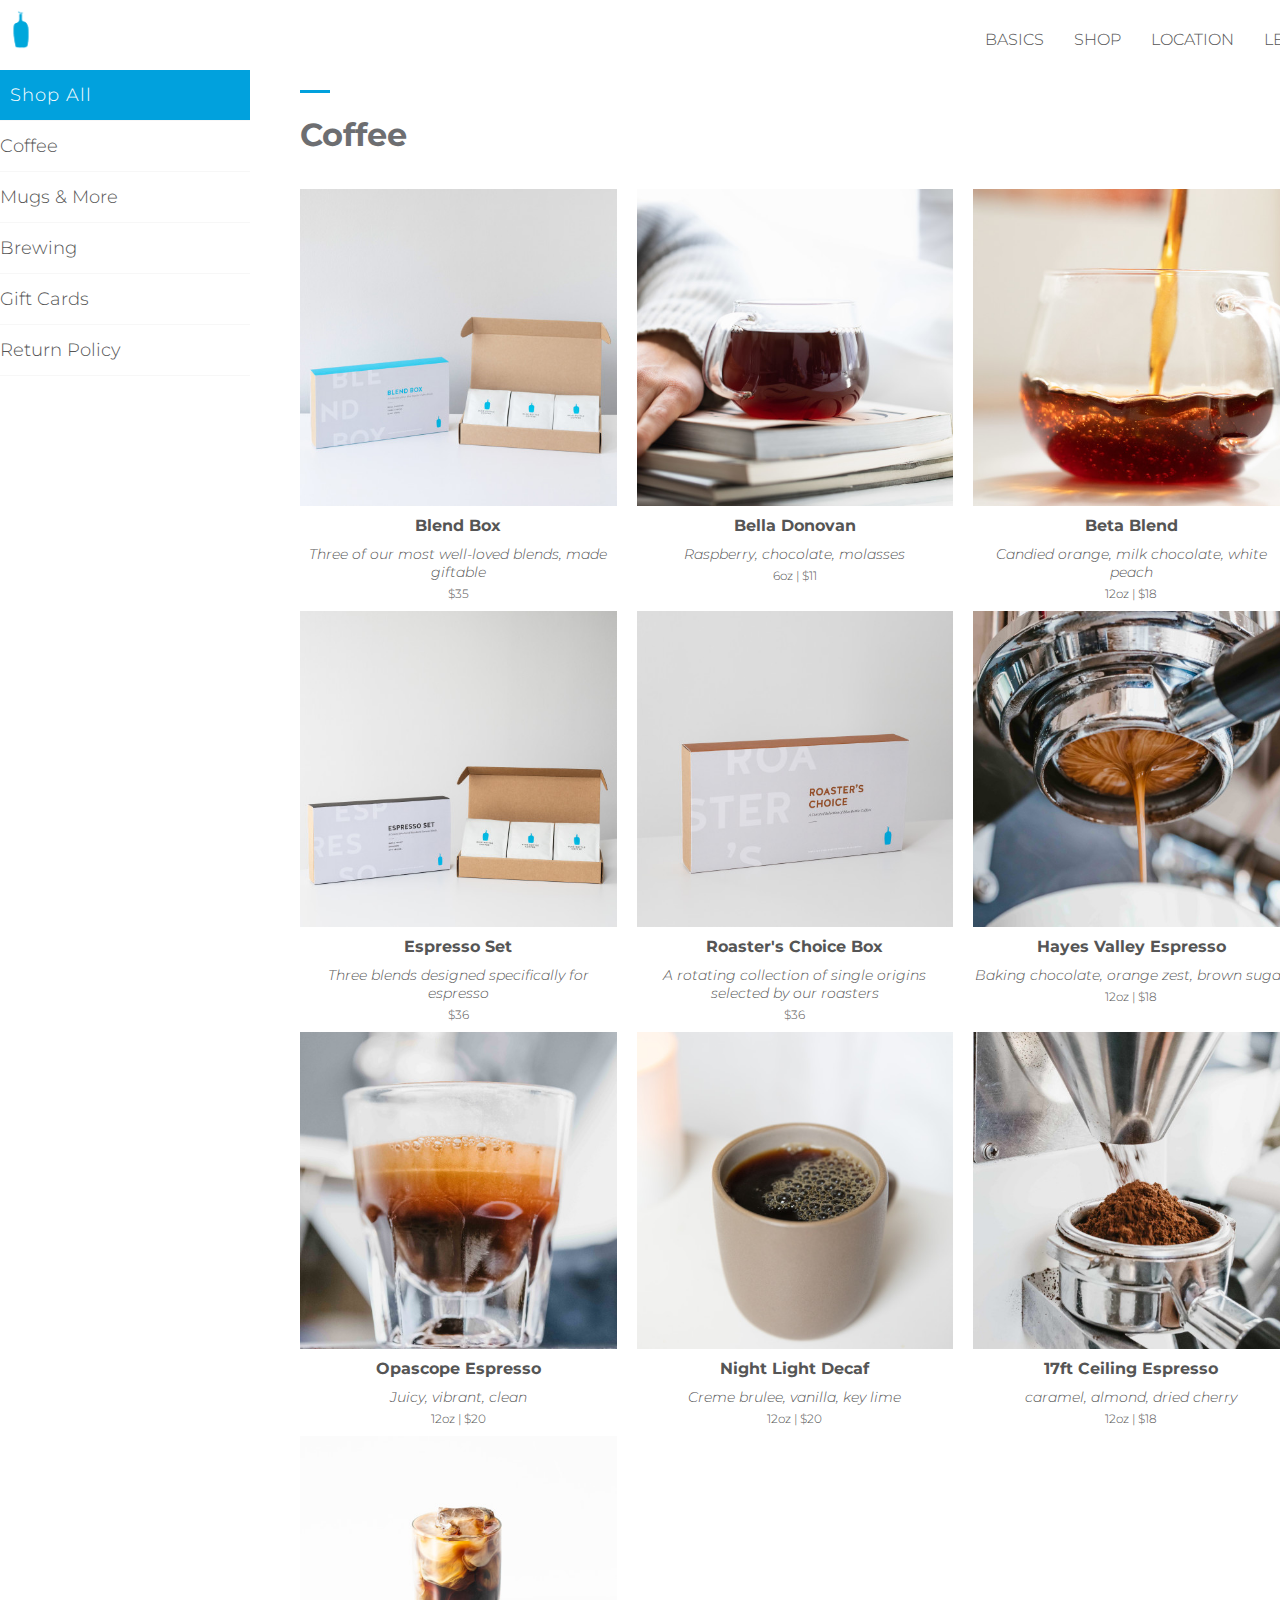
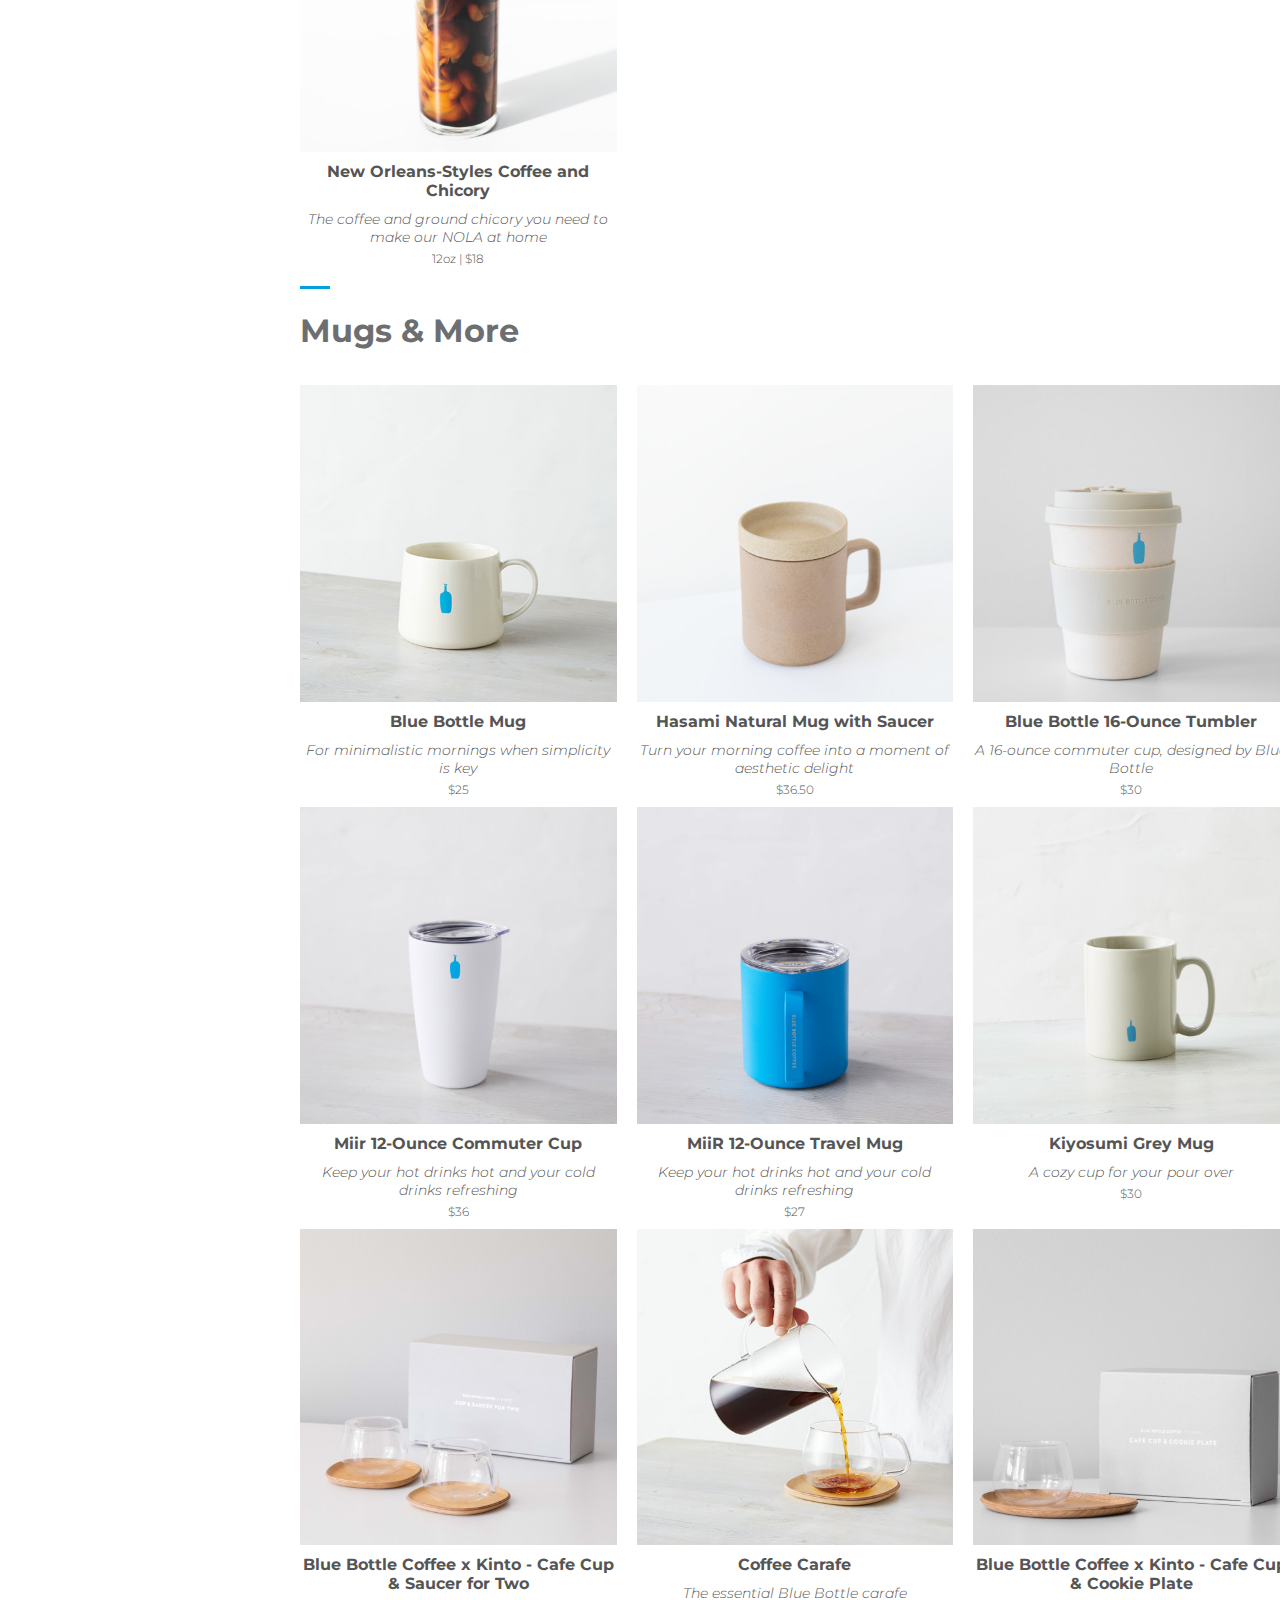
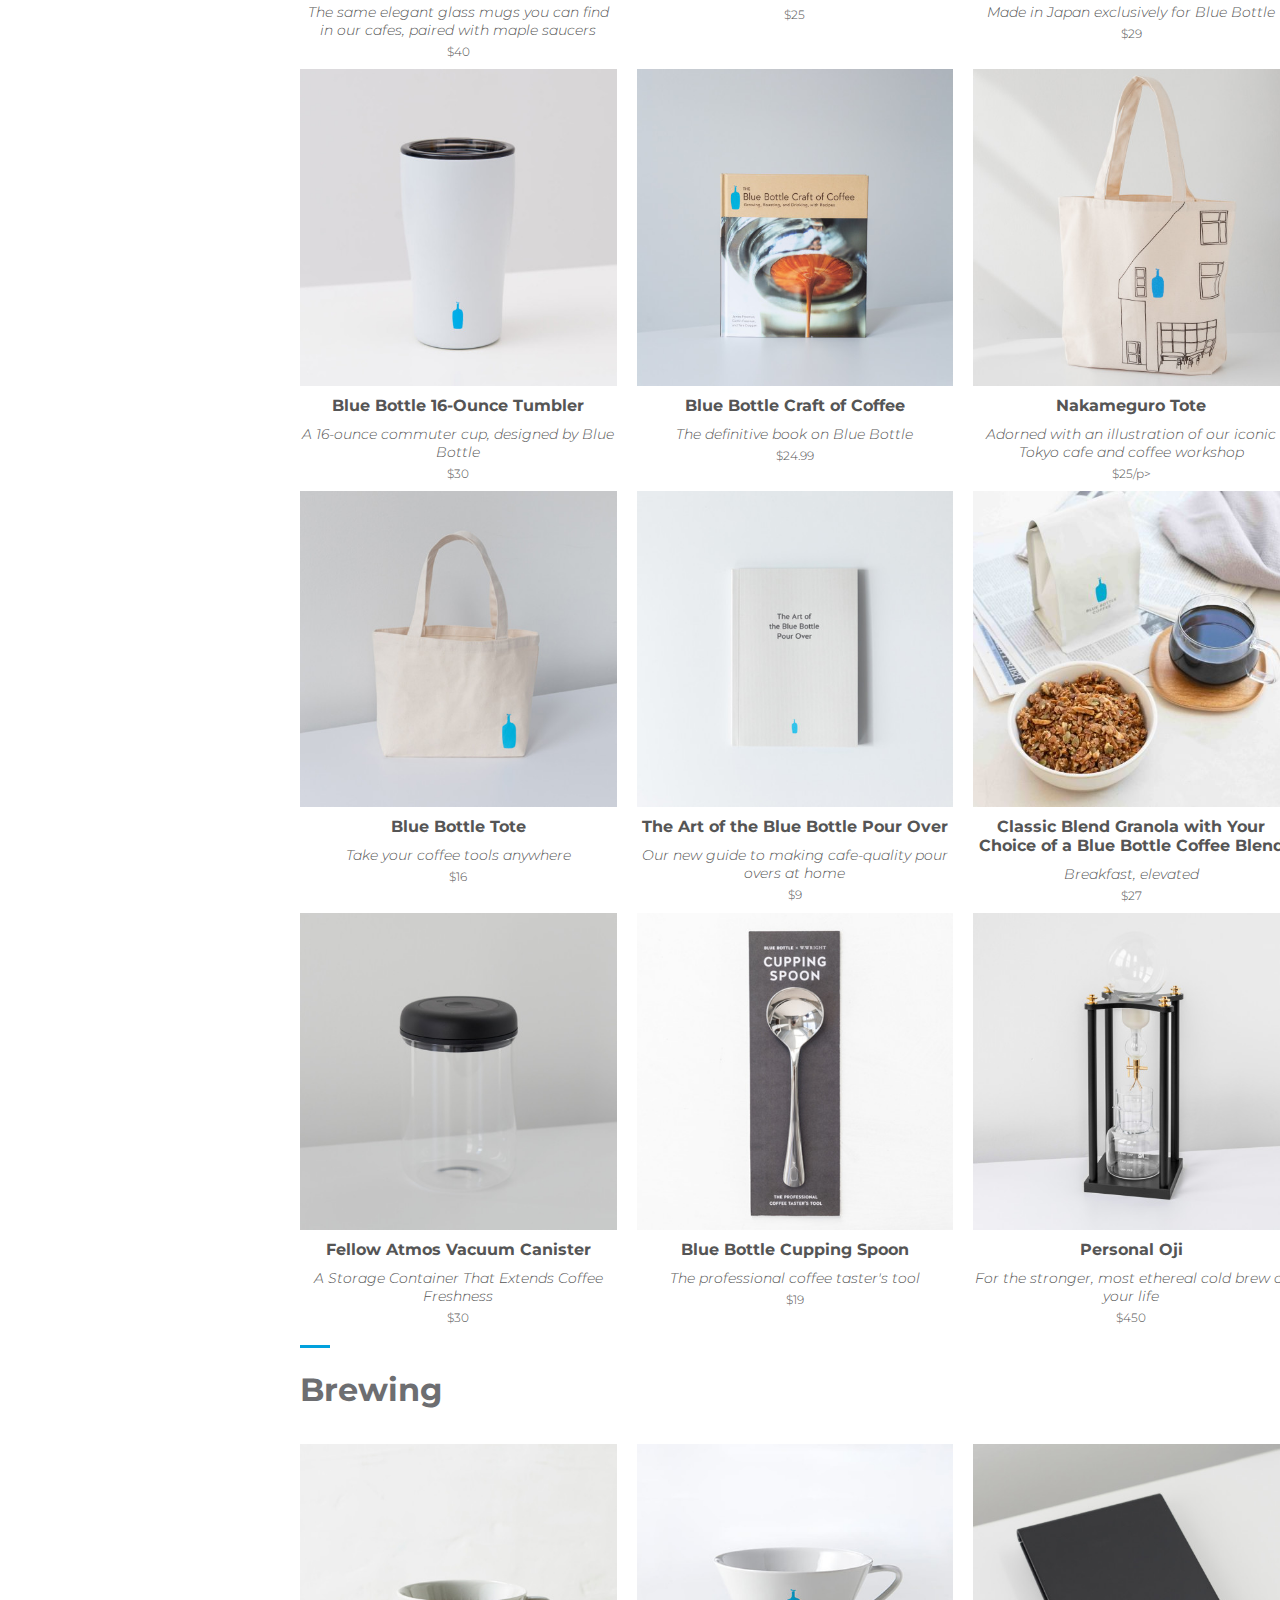
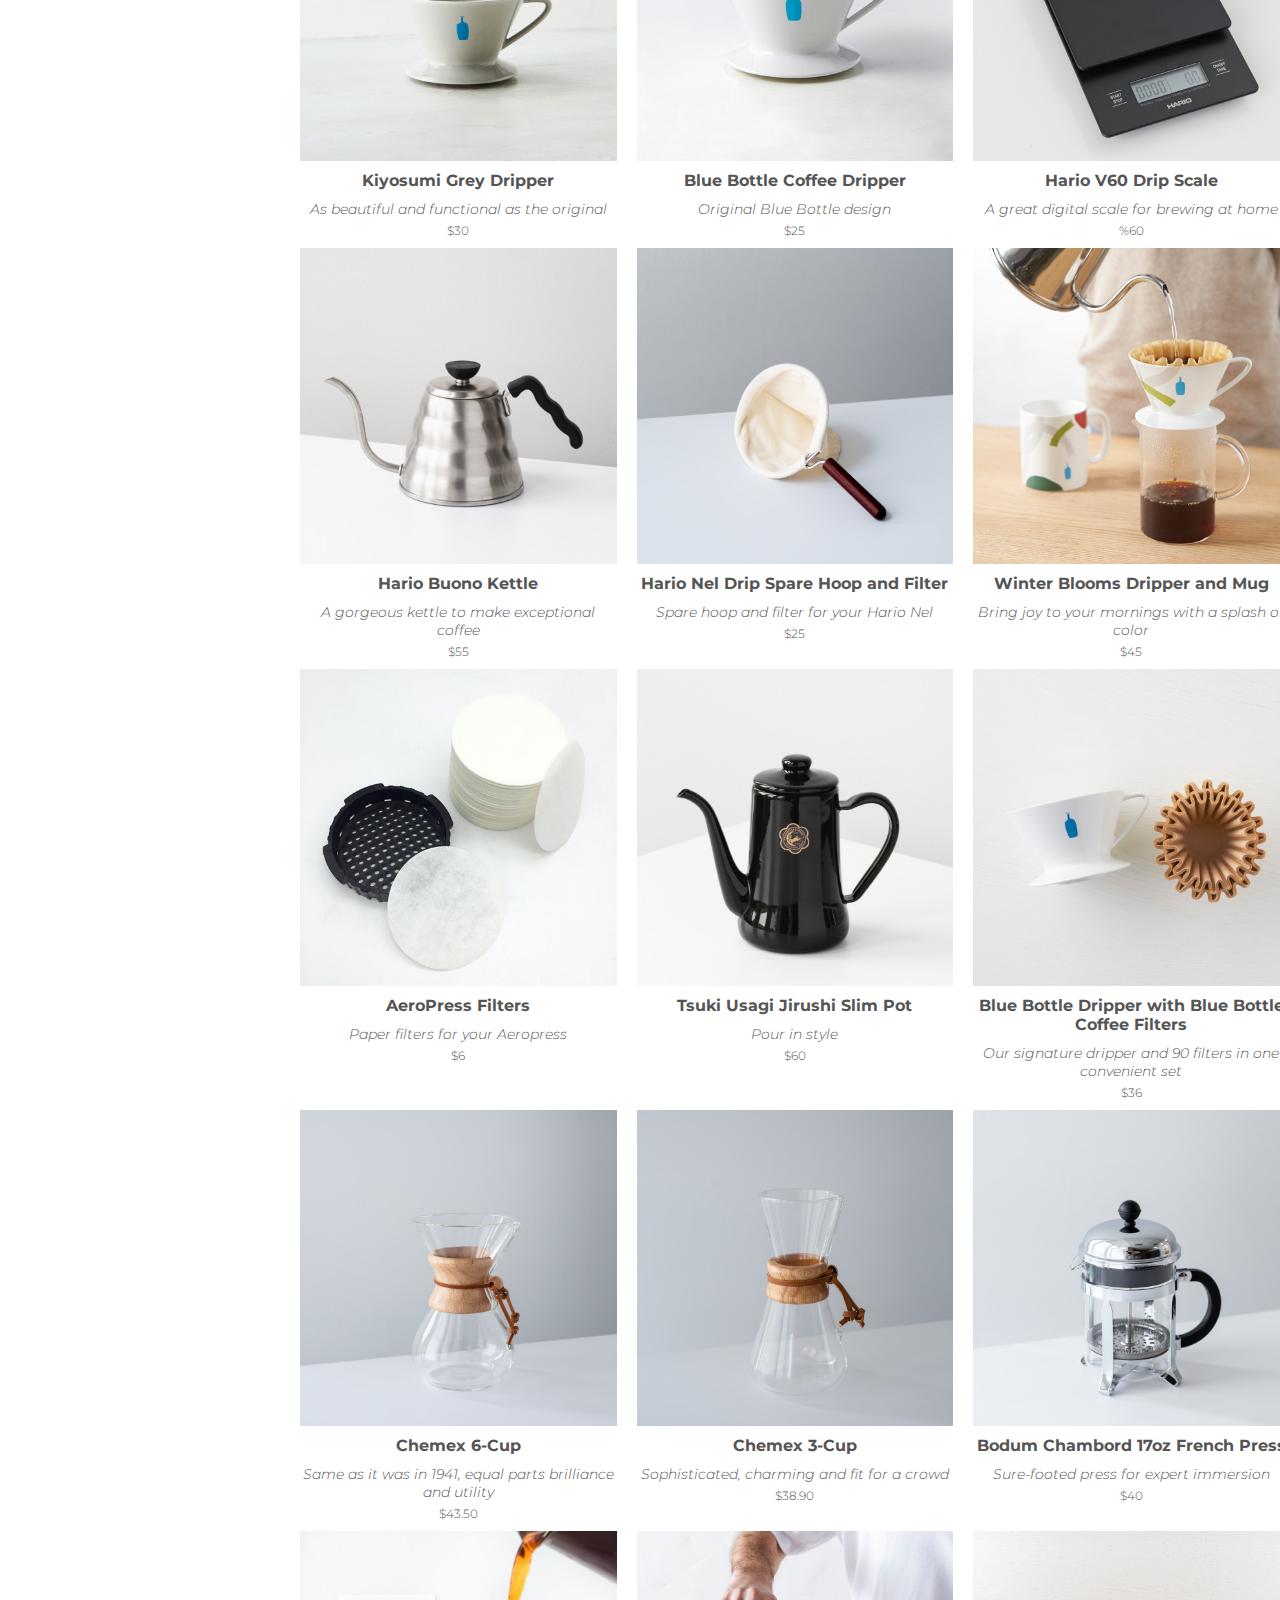
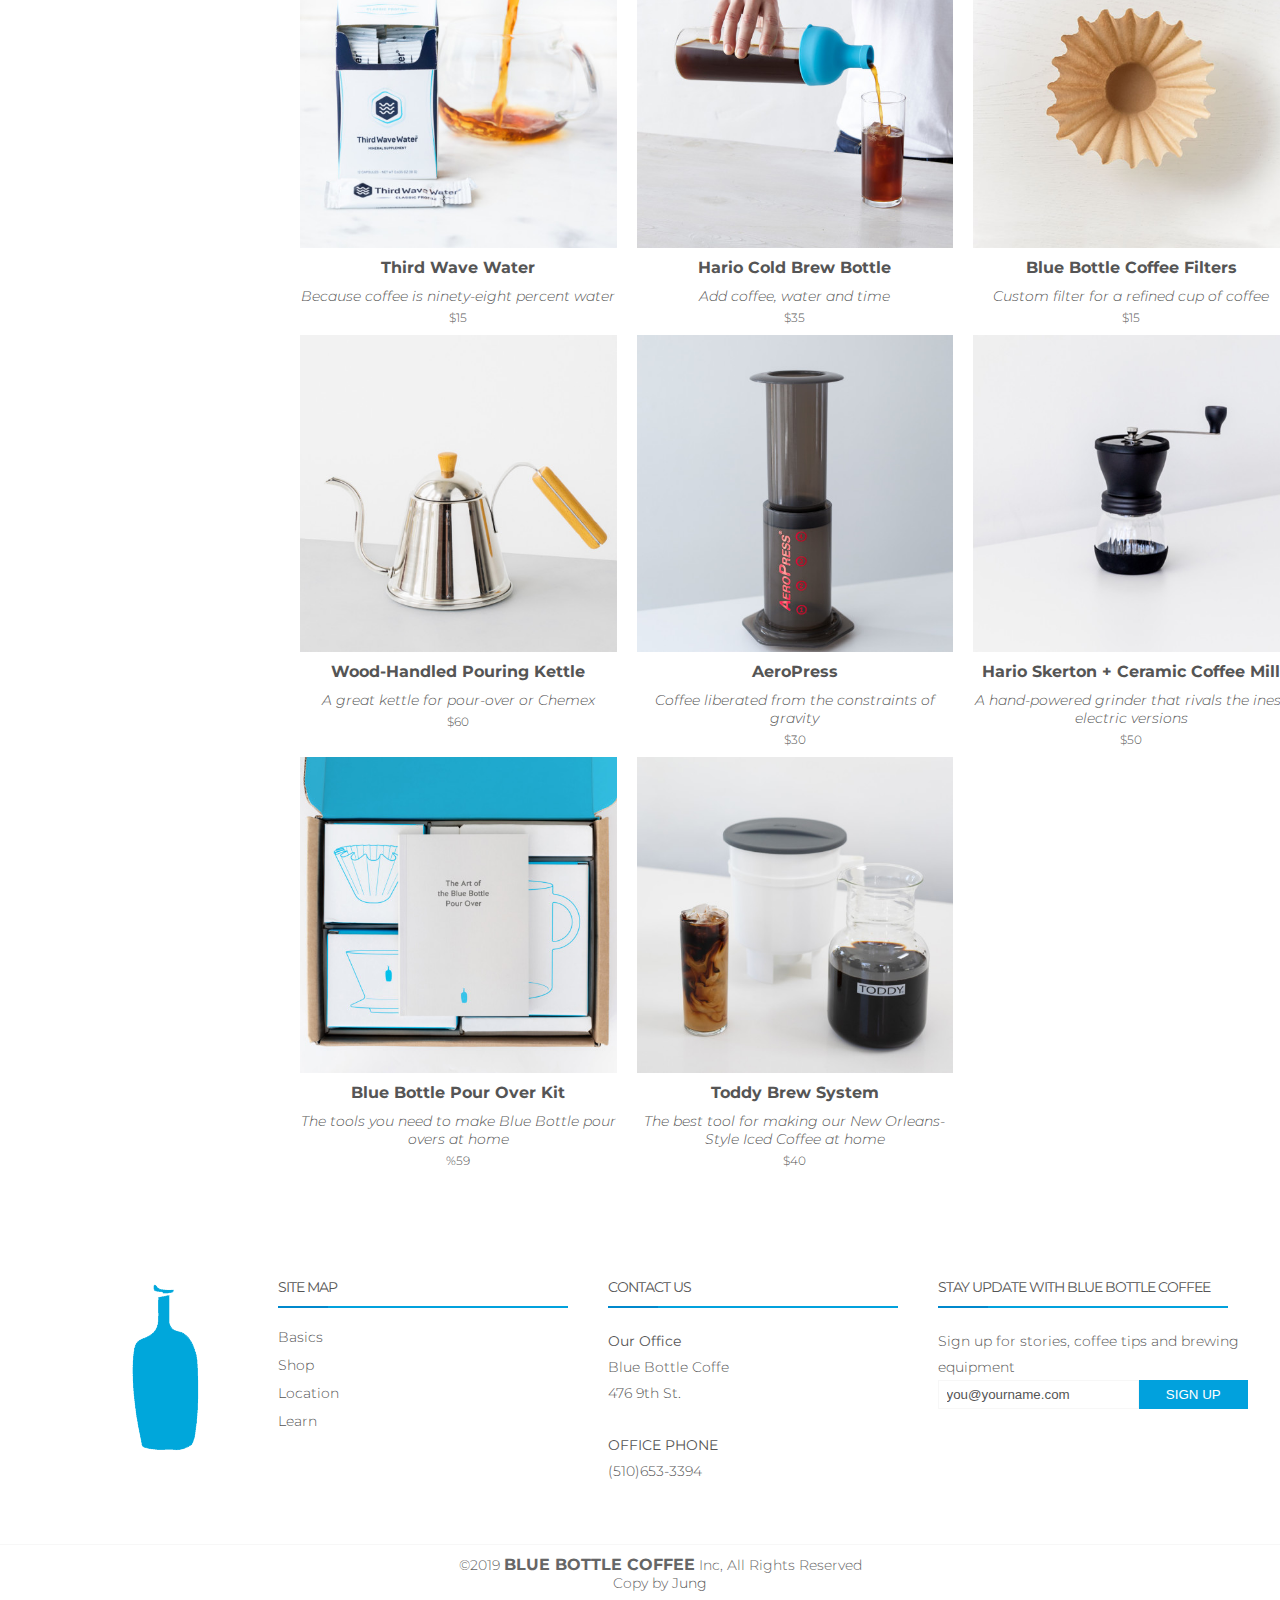
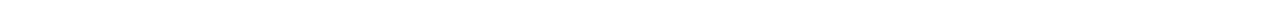
<file: shop/shop.html>
<!DOCTYPE html>
<html lang="en">
  <head>
  <meta charset="UTF-8">
  <title>Shop All</title>
  <meta name="description" content="blue bottle store">
  <link rel="stylesheet" href="../asset/css/style.css">
  <script type="text/javascript" defer src="../js/jquery.min.js"></script>
  <script type="text/javascript" defer src="../js/common.js"></script>

  <!--[if lt IE 9]>
  <script src = "http://html5shiv.googlecode.com/svn/trunk/html5.js"></script>
  <![endif]-->
  </head>

  <body class="subpage">
    <div id="wrap">
      <!-- 헤더 영역 -->
      <header id="header">
        <h1 id="top_logo">
          <a href="../index.html">
            <img src="../asset/img/logo.png" alt="logo">
          </a>
        </h1>
        <nav id="top_nav">
          <ul>
            <li>
              <a href="../basics/ourstory.html">basics</a>
              <ul class="submenu">
                <li><a href="../basics/ourstory.html">Our Story</a></li>
                <li><a href="../basics/ourcoffee.html">Our Coffee</a></li>
                <li><a href="../basics/blog.html">Blog</a></li>
                <li><a href="../basics/faq.html">FAQs</a></li>
              </ul>
            </li>
            <li>
              <a href="../shop/shop.html">shop</a>
              <ul class="submenu">
                <li><a href="../shop/coffee.html">Coffee</a></li>
                <li><a href="../shop/mug.html">Mugs & More</a></li>
                <li><a href="../shop/brewing.html">Brewing</a></li>
                <li><a href="../shop/giftcard.html">Gift Cards</a></li>
                <li><a href="../shop/returnpolicy.html">Return Policy</a></li>
              </ul>
            </li>
            <li><a href="../location/location.html">location</a></li>
            <li>
              <a href="../learn/virtual.html">learn</a>
              <ul class="submenu">
                <li><a href="../learn/virtual.html">Virtual Classes</a></li>
                <li><a href="../learn/brew.html">Brew Guides</a></li>
                <li><a href="../learn/recipe.html">Blue Bottle Recipes</a></li>
              </ul>
            </li>
          </ul>
        </nav>
      </header>
      <main>
        <!-- 컨텐츠 영역 -->
        <div class="container">
          <!-- 왼쪽 메뉴 -->
          <aside id="lnb">
            <ul>
              <li><a href="../shop/shop.html" class="on">Shop All</a></li>
              <li><a href="../shop/coffee.html">Coffee</a></li>
              <li><a href="../shop/mug.html">Mugs & More</a></li>
              <li><a href="../shop/brewing.html">Brewing</a></li>
              <li><a href="../shop/giftcard.html">Gift Cards</a></li>
              <li><a href="../shop/returnpolicy.html">Return Policy</a></li>
            </ul>
          </aside>
          <div class="contents">
            <h3 class="course_title">Coffee</h3>
            <div class="inner">
              <div class="product">
                <ul>
                  <li>
                    <div class="img_box">
                      <a href="">
                        <img src="../asset/img/shop/coffee/coffee_01.jpg" alt="coffee_01">
                        <div class="img_hover">
                          <div class="img_hover_text">Add</div>
                        </div>
                      </a>
                    </div>
                    <div class="product_text_box">
                      <h4 class="product_name">Blend Box</h4>
                      <p class="product_desc"><i>Three of our most well-loved blends, made giftable</i></p>
                      <p>$35</p>
                    </div>
                  </li>
                  <li>
                    <div class="img_box">
                      <a href="">
                        <img src="../asset/img/shop/coffee/coffee_02.jpg" alt="coffee_02">
                        <div class="img_hover">
                          <div class="img_hover_text">Add</div>
                        </div>
                      </a>
                    </div>
                    <div class="product_text_box">
                      <h4 class="product_name">Bella Donovan</h4>
                      <p class="product_desc"><i>Raspberry, chocolate, molasses</i></p>
                      <p>6oz | $11</p>
                    </div>
                  </li>
                  <li class="select">
                    <div class="img_box">
                      <a href="">
                        <img src="../asset/img/shop/coffee/coffee_03.jpg" alt="coffee_03"><div class="img_hover">
                          <div class="img_hover_text">Add</div>
                        </div>
                      </a>
                    </div>
                    <div class="product_text_box">
                      <h4 class="product_name">Beta Blend</h4>
                      <p class="product_desc"><i>Candied orange, milk chocolate, white peach</i></p>
                      <p>12oz | $18</p>
                    </div>
                </li>
                  <li>
                    <div class="img_box">
                      <a href="">
                        <img src="../asset/img/shop/coffee/coffee_04.jpg" alt="coffee_04"><div class="img_hover">
                          <div class="img_hover_text">Add</div>
                        </div>
                      </a>
                    </div>
                    <div class="product_text_box">
                      <h4 class="product_name">Espresso Set</h4>
                      <p class="product_desc"><i>Three blends designed specifically for espresso</i></p>
                      <p>$36</p>
                    </div>
                  </li>
                  <li>
                    <div class="img_box">
                      <a href="">
                        <img src="../asset/img/shop/coffee/coffee_05.jpg" alt="coffee_05"><div class="img_hover">
                          <div class="img_hover_text">Add</div>
                        </div>
                      </a>
                    </div>
                    <div class="product_text_box">
                      <h4 class="product_name">Roaster's Choice Box</h4>
                      <p class="product_desc"><i>A rotating collection of single origins selected by our roasters</i></p>
                      <p>$36</p>
                    </div>
                  </li>
                  <li>
                    <div class="img_box">
                      <a href="">
                        <img src="../asset/img/shop/coffee/coffee_06.jpg" alt="coffee_06"><div class="img_hover">
                          <div class="img_hover_text">Add</div>
                        </div>
                      </a>
                    </div>
                    <div class="product_text_box">
                      <h4 class="product_name">Hayes Valley Espresso</h4>
                      <p class="product_desc"><i>Baking chocolate, orange zest, brown sugar</i></p>
                      <p>12oz | $18</p>
                    </div>
                  </li>
                  <li>
                    <div class="img_box">
                      <a href="">
                        <img src="../asset/img/shop/coffee/coffee_07.jpg" alt="coffee_07"><div class="img_hover">
                          <div class="img_hover_text">Add</div>
                        </div>
                      </a>
                    </div>
                    <div class="product_text_box">
                      <h4 class="product_name">Opascope Espresso</h4>
                      <p class="product_desc"><i>Juicy, vibrant, clean</i></p>
                      <p>12oz | $20</p>
                    </div>
                  </li>
                  <li>
                    <div class="img_box">
                      <a href="">
                        <img src="../asset/img/shop/coffee/coffee_08.jpg" alt="coffee_08"><div class="img_hover">
                          <div class="img_hover_text">Add</div>
                        </div>
                      </a>
                    </div>
                    <div class="product_text_box">
                      <h4 class="product_name">Night Light Decaf</h4>
                      <p class="product_desc"><i>Creme brulee, vanilla, key lime</i></p>
                      <p>12oz | $20</p>
                    </div>
                  </li>
                  <li>
                    <div class="img_box">
                      <a href="">
                        <img src="../asset/img/shop/coffee/coffee_09.jpg" alt="coffee_09"><div class="img_hover">
                          <div class="img_hover_text">Add</div>
                        </div>
                      </a>
                    </div>
                    <div class="product_text_box">
                      <h4 class="product_name">17ft Ceiling Espresso</h4>
                      <p class="product_desc"><i>caramel, almond, dried cherry</i></p>
                      <p>12oz | $18</p>
                    </div>
                  </li>
                  <li>
                    <div class="img_box">
                      <a href="">
                        <img src="../asset/img/shop/coffee/coffee_10.jpg" alt="coffee_10"><div class="img_hover">
                          <div class="img_hover_text">Add</div>
                        </div>
                      </a>
                    </div>
                    <div class="product_text_box">
                      <h4 class="product_name">New Orleans-Styles Coffee and Chicory</h4>
                      <p class="product_desc"><i>The coffee and ground chicory you need to make our NOLA at home</i></p>
                      <p>12oz | $18</p>
                    </div>
                  </li>
                </ul>
              </div>
            </div>
            <h3 class="course_title">Mugs & More</h3>
            <div class="inner">
              <div class="product">
                <ul>
                  <li>
                    <div class="img_box">
                      <a href="">
                        <img src="../asset/img/shop/mug/mug_01.jpg" alt="mug_01">
                        <div class="img_hover">
                          <div class="img_hover_text">Add</div>
                        </div>
                      </a>
                    </div>
                    <div class="product_text_box">
                      <h4 class="product_name">Blue Bottle Mug</h4>
                      <p class="product_desc"><i>For minimalistic mornings when simplicity is key</i></p>
                      <p>$25</p>
                    </div>
                  </li>
                  <li>
                    <div class="img_box">
                      <a href="">
                        <img src="../asset/img/shop/mug/mug_02.jpg" alt="mug_02">
                        <div class="img_hover">
                          <div class="img_hover_text">Add</div>
                        </div>
                      </a>
                    </div>
                    <div class="product_text_box">
                      <h4 class="product_name">Hasami Natural Mug with Saucer</h4>
                      <p class="product_desc"><i>Turn your morning coffee into a moment of aesthetic delight</i></p>
                      <p>$36.50</p>
                    </div>
                  </li>
                  <li class="select">
                    <div class="img_box">
                      <a href="">
                        <img src="../asset/img/shop/mug/mug_03.jpg" alt="mug_03">
                        <div class="img_hover">
                          <div class="img_hover_text">Add</div>
                        </div>
                      </a>
                    </div>
                    <div class="product_text_box">
                      <h4 class="product_name">Blue Bottle 16-Ounce Tumbler</h4>
                      <p class="product_desc"><i>A 16-ounce commuter cup, designed by Blue Bottle</i></p>
                      <p>$30</p>
                    </div>
                  </li>
                  <li>
                    <div class="img_box">
                      <a href="">
                        <img src="../asset/img/shop/mug/mug_04.jpg" alt="mug_04">
                        <div class="img_hover">
                          <div class="img_hover_text">Add</div>
                        </div>
                      </a>
                    </div>
                    <div class="product_text_box">
                      <h4 class="product_name">Miir 12-Ounce Commuter Cup</h4>
                      <p class="product_desc"><i>Keep your hot drinks hot and your cold drinks refreshing</i></p>
                      <p>$36</p>
                    </div>
                  </li>
                  <li>
                    <div class="img_box">
                      <a href="">
                        <img src="../asset/img/shop/mug/mug_05.jpg" alt="mug_05">
                        <div class="img_hover">
                          <div class="img_hover_text">Add</div>
                        </div>
                      </a>
                    </div>
                    <div class="product_text_box">
                      <h4 class="product_name">MiiR 12-Ounce Travel Mug</h4>
                      <p class="product_desc"><i>Keep your hot drinks hot and your cold drinks refreshing</i></p>
                      <p>$27</p>
                    </div>
                  </li>
                  <li>
                    <div class="img_box">
                      <a href="">
                        <img src="../asset/img/shop/mug/mug_06.jpg" alt="mug_06">
                        <div class="img_hover">
                          <div class="img_hover_text">Add</div>
                        </div>
                      </a>
                    </div>
                    <div class="product_text_box">
                      <h4 class="product_name">Kiyosumi Grey Mug</h4>
                      <p class="product_desc"><i>A cozy cup for your pour over</i></p>
                      <p>$30</p>
                    </div>
                  </li>
                  <li>
                    <div class="img_box">
                      <a href="">
                        <img src="../asset/img/shop/mug/mug_07.jpg" alt="mug_07">
                        <div class="img_hover">
                          <div class="img_hover_text">Add</div>
                        </div>
                      </a>
                    </div>
                    <div class="product_text_box">
                      <h4 class="product_name">Blue Bottle Coffee x Kinto - Cafe Cup & Saucer for Two</h4>
                      <p class="product_desc"><i>The same elegant glass mugs you can find in our cafes, paired with maple saucers</i></p>
                      <p>$40</p>
                    </div>
                  </li>
                  <li>
                    <div class="img_box">
                      <a href="">
                        <img src="../asset/img/shop/mug/mug_08.jpg" alt="mug_08">
                        <div class="img_hover">
                          <div class="img_hover_text">Add</div>
                        </div>
                      </a>
                    </div>
                    <div class="product_text_box">
                      <h4 class="product_name">Coffee Carafe</h4>
                      <p class="product_desc"><i>The essential Blue Bottle carafe</i></p>
                      <p>$25</p>
                    </div>
                  </li>
                  <li>
                    <div class="img_box">
                      <a href="">
                        <img src="../asset/img/shop/mug/mug_09.jpg" alt="mug_09">
                        <div class="img_hover">
                          <div class="img_hover_text">Add</div>
                        </div>
                      </a>
                    </div>
                    <div class="product_text_box">
                      <h4 class="product_name">Blue Bottle Coffee x Kinto - Cafe Cup & Cookie Plate</h4>
                      <p class="product_desc"><i>Made in Japan exclusively for Blue Bottle</i></p>
                      <p>$29</p>
                    </div>
                  </li>
                  <li>
                    <div class="img_box">
                      <a href="">
                        <img src="../asset/img/shop/mug/mug_10.jpg" alt="mug_10">
                        <div class="img_hover">
                          <div class="img_hover_text">Add</div>
                        </div>
                      </a>
                    </div>
                    <div class="product_text_box">
                      <h4 class="product_name">Blue Bottle 16-Ounce Tumbler</h4>
                      <p class="product_desc"><i>A 16-ounce commuter cup, designed by Blue Bottle</i></p>
                      <p>$30</p>
                    </div>
                  </li>
                  <li>
                    <div class="img_box">
                      <a href="">
                        <img src="../asset/img/shop/mug/more_01.jpg" alt="more_01">
                        <div class="img_hover">
                          <div class="img_hover_text">Add</div>
                        </div>
                      </a>
                    </div>
                    <div class="product_text_box">
                      <h4 class="product_name">Blue Bottle Craft of Coffee</h4>
                      <p class="product_desc"><i>The definitive book on Blue Bottle</i></p>
                      <p>$24.99</p>
                    </div>
                  </li>
                  <li>
                    <div class="img_box">
                      <a href="">
                        <img src="../asset/img/shop/mug/more_02.jpg" alt="more_02">
                        <div class="img_hover">
                          <div class="img_hover_text">Add</div>
                        </div>
                      </a>
                    </div>
                    <div class="product_text_box">
                      <h4 class="product_name">Nakameguro Tote</h4>
                      <p class="product_desc"><i>Adorned with an illustration of our iconic Tokyo cafe and coffee workshop</i></p>
                      <p>$25/p>
                    </div>
                  </li>
                  <li>
                    <div class="img_box">
                      <a href="">
                        <img src="../asset/img/shop/mug/more_03.jpg" alt="more_03">
                        <div class="img_hover">
                          <div class="img_hover_text">Add</div>
                        </div>
                      </a>
                    </div>
                    <div class="product_text_box">
                      <h4 class="product_name">Blue Bottle Tote</h4>
                      <p class="product_desc"><i>Take your coffee tools anywhere</i></p>
                      <p>$16</p>
                    </div>
                  </li>
                  <li>
                    <div class="img_box">
                      <a href="">
                        <img src="../asset/img/shop/mug/more_04.jpg" alt="more_04">
                        <div class="img_hover">
                          <div class="img_hover_text">Add</div>
                        </div>
                      </a>
                    </div>
                    <div class="product_text_box">
                      <h4 class="product_name">The Art of the Blue Bottle Pour Over</h4>
                      <p class="product_desc"><i>Our new guide to making cafe-quality pour overs at home</i></p>
                      <p>$9</p>
                    </div>
                  </li>
                  <li>
                    <div class="img_box">
                      <a href="">
                        <img src="../asset/img/shop/mug/more_05.jpg" alt="more_05">
                        <div class="img_hover">
                          <div class="img_hover_text">Add</div>
                        </div>
                      </a>
                    </div>
                    <div class="product_text_box">
                      <h4 class="product_name">Classic Blend Granola with Your Choice of a Blue Bottle Coffee Blend</h4>
                      <p class="product_desc"><i>Breakfast, elevated</i></p>
                      <p>$27</p>
                    </div>
                  </li>
                  <li>
                    <div class="img_box">
                      <a href="">
                        <img src="../asset/img/shop/mug/more_06.jpg" alt="more_06">
                        <div class="img_hover">
                          <div class="img_hover_text">Add</div>
                        </div>
                      </a>
                    </div>
                    <div class="product_text_box">
                      <h4 class="product_name">Fellow Atmos Vacuum Canister</h4>
                      <p class="product_desc"><i>A Storage Container That Extends Coffee Freshness</i></p>
                      <p>$30</p>
                    </div>
                  </li>
                  <li>
                    <div class="img_box">
                      <a href="">
                        <img src="../asset/img/shop/mug/more_07.jpg" alt="more_07">
                        <div class="img_hover">
                          <div class="img_hover_text">Add</div>
                        </div>
                      </a>
                    </div>
                    <div class="product_text_box">
                      <h4 class="product_name">Blue Bottle Cupping Spoon</h4>
                      <p class="product_desc"><i>The professional coffee taster's tool</i></p>
                      <p>$19</p>
                    </div>
                  </li>
                  <li>
                    <div class="img_box">
                      <a href="">
                        <img src="../asset/img/shop/mug/more_08.jpg" alt="more_08">
                        <div class="img_hover">
                          <div class="img_hover_text">Add</div>
                        </div>
                      </a>
                    </div>
                    <div class="product_text_box">
                      <h4 class="product_name">Personal Oji</h4>
                      <p class="product_desc"><i>For the stronger, most ethereal cold brew of your life</i></p>
                      <p>$450</p>
                    </div>
                  </li>
                </ul>
              </div>
            </div>
            <h3 class="course_title">Brewing</h3>
            <div class="inner">
              <div class="product">
                <ul>
                  <li>
                    <div class="img_box">
                      <a href="">
                        <img src="../asset/img/shop/brewing/brewing_01.jpg" alt="brewing_01">
                        <div class="img_hover">
                          <div class="img_hover_text">Add</div>
                        </div>
                      </a>
                    </div>
                    <div class="product_text_box">
                      <h4 class="product_name">Kiyosumi Grey Dripper</h4>
                      <p class="product_desc"><i>As beautiful and functional as the original</i></p>
                      <p>$30</p>
                    </div>
                  </li>
                  <li>
                    <div class="img_box">
                      <a href="">
                        <img src="../asset/img/shop/brewing/brewing_02.jpg" alt="brewing_02">
                        <div class="img_hover">
                          <div class="img_hover_text">Add</div>
                        </div>
                      </a>
                    </div>
                    <div class="product_text_box">
                      <h4 class="product_name">Blue Bottle Coffee Dripper</h4>
                      <p class="product_desc"><i>Original Blue Bottle design</i></p>
                      <p>$25</p>
                    </div>
                  </li>
                  <li class="select">
                    <div class="img_box">
                      <a href="">
                        <img src="../asset/img/shop/brewing/brewing_03.jpg" alt="brewing_03">
                        <div class="img_hover">
                          <div class="img_hover_text">Add</div>
                        </div>
                      </a>
                    </div>
                    <div class="product_text_box">
                      <h4 class="product_name">Hario V60 Drip Scale</h4>
                      <p class="product_desc"><i>A great digital scale for brewing at home</i></p>
                      <p>%60</p>
                    </div>
                  </li>
                  <li>
                    <div class="img_box">
                      <a href="">
                        <img src="../asset/img/shop/brewing/brewing_04.jpg" alt="brewing_04">
                        <div class="img_hover">
                          <div class="img_hover_text">Add</div>
                        </div>
                      </a>
                    </div>
                    <div class="product_text_box">
                      <h4 class="product_name">Hario Buono Kettle</h4>
                      <p class="product_desc"><i>A gorgeous kettle to make exceptional coffee</i></p>
                      <p>$55</p>
                    </div>
                  </li>
                  <li>
                    <div class="img_box">
                      <a href="">
                        <img src="../asset/img/shop/brewing/brewing_05.jpg" alt="brewing_05">
                        <div class="img_hover">
                          <div class="img_hover_text">Add</div>
                        </div>
                      </a>
                    </div>
                    <div class="product_text_box">
                      <h4 class="product_name">Hario Nel Drip Spare Hoop and Filter</h4>
                      <p class="product_desc"><i>Spare hoop and filter for your Hario Nel</i></p>
                      <p>$25</p>
                    </div>
                  </li>
                  <li>
                    <div class="img_box">
                      <a href="">
                        <img src="../asset/img/shop/brewing/brewing_06.jpg" alt="brewing_06">
                        <div class="img_hover">
                          <div class="img_hover_text">Add</div>
                        </div>
                      </a>
                    </div>
                    <div class="product_text_box">
                      <h4 class="product_name">Winter Blooms Dripper and Mug</h4>
                      <p class="product_desc"><i>Bring joy to your mornings with a splash of color</i></p>
                      <p>$45</p>
                    </div>
                  </li>
                  <li>
                    <div class="img_box">
                      <a href="">
                        <img src="../asset/img/shop/brewing/brewing_07.jpg" alt="brewing_07">
                        <div class="img_hover">
                          <div class="img_hover_text">Add</div>
                        </div>
                      </a>
                    </div>
                    <div class="product_text_box">
                      <h4 class="product_name">AeroPress Filters</h4>
                      <p class="product_desc"><i>Paper filters for your Aeropress</i></p>
                      <p>$6</p>
                    </div>
                  </li>
                  <li>
                    <div class="img_box">
                      <a href="">
                        <img src="../asset/img/shop/brewing/brewing_08.jpg" alt="brewing_08">
                        <div class="img_hover">
                          <div class="img_hover_text">Add</div>
                        </div>
                      </a>
                    </div>
                    <div class="product_text_box">
                      <h4 class="product_name">Tsuki Usagi Jirushi Slim Pot</h4>
                      <p class="product_desc"><i>Pour in style</i></p>
                      <p>$60</p>
                    </div>
                  </li>
                  <li>
                    <div class="img_box">
                      <a href="">
                        <img src="../asset/img/shop/brewing/brewing_09.jpg" alt="brewing_09">
                        <div class="img_hover">
                          <div class="img_hover_text">Add</div>
                        </div>
                      </a>
                    </div>
                    <div class="product_text_box">
                      <h4 class="product_name">Blue Bottle Dripper with Blue Bottle Coffee Filters</h4>
                      <p class="product_desc"><i>Our signature dripper and 90 filters in one convenient set</i></p>
                      <p>$36</p>
                    </div>
                  </li>
                  <li>
                    <div class="img_box">
                      <a href="">
                        <img src="../asset/img/shop/brewing/brewing_10.jpg" alt="brewing_10">
                        <div class="img_hover">
                          <div class="img_hover_text">Add</div>
                        </div>
                      </a>
                    </div>
                    <div class="product_text_box">
                      <h4 class="product_name">Chemex 6-Cup</h4>
                      <p class="product_desc"><i>Same as it was in 1941, equal parts brilliance and utility</i></p>
                      <p>$43.50</p>
                    </div>
                  </li>
                  <li>
                    <div class="img_box">
                      <a href="">
                        <img src="../asset/img/shop/brewing/brewing_11.jpg" alt="brewing_11">
                        <div class="img_hover">
                          <div class="img_hover_text">Add</div>
                        </div>
                      </a>
                    </div>
                    <div class="product_text_box">
                      <h4 class="product_name">Chemex 3-Cup</h4>
                      <p class="product_desc"><i>Sophisticated, charming and fit for a crowd</i></p>
                      <p>$38.90</p>
                    </div>
                  </li>
                  <li>
                    <div class="img_box">
                      <a href="">
                        <img src="../asset/img/shop/brewing/brewing_12.jpg" alt="brewing_12">
                        <div class="img_hover">
                          <div class="img_hover_text">Add</div>
                        </div>
                      </a>
                    </div>
                    <div class="product_text_box">
                      <h4 class="product_name">Bodum Chambord 17oz French Press</h4>
                      <p class="product_desc"><i>Sure-footed press for expert immersion</i></p>
                      <p>$40</p>
                    </div>
                  </li>
                  <li class="select">
                    <div class="img_box">
                      <a href="">
                        <img src="../asset/img/shop/brewing/brewing_13.jpg" alt="brewing_13">
                        <div class="img_hover">
                          <div class="img_hover_text">Add</div>
                        </div>
                      </a>
                    </div>
                    <div class="product_text_box">
                      <h4 class="product_name">Third Wave Water</h4>
                      <p class="product_desc"><i>Because coffee is ninety-eight percent water</i></p>
                      <p>$15</p>
                    </div>
                  </li>
                  <li>
                    <div class="img_box">
                      <a href="">
                        <img src="../asset/img/shop/brewing/brewing_14.jpg" alt="brewing_14">
                        <div class="img_hover">
                          <div class="img_hover_text">Add</div>
                        </div>
                      </a>
                    </div>
                    <div class="product_text_box">
                      <h4 class="product_name">Hario Cold Brew Bottle</h4>
                      <p class="product_desc"><i>Add coffee, water and time</i></p>
                      <p>$35</p>
                    </div>
                  </li>
                  <li>
                    <div class="img_box">
                      <a href="">
                        <img src="../asset/img/shop/brewing/brewing_15.jpg" alt="brewing_15">
                        <div class="img_hover">
                          <div class="img_hover_text">Add</div>
                        </div>
                      </a>
                    </div>
                    <div class="product_text_box">
                      <h4 class="product_name">Blue Bottle Coffee Filters</h4>
                      <p class="product_desc"><i>Custom filter for a refined cup of coffee</i></p>
                      <p>$15</p>
                    </div>
                  </li>
                  <li>
                    <div class="img_box">
                      <a href="">
                        <img src="../asset/img/shop/brewing/brewing_16.jpg" alt="brewing_16">
                        <div class="img_hover">
                          <div class="img_hover_text">Add</div>
                        </div>
                      </a>
                    </div>
                    <div class="product_text_box">
                      <h4 class="product_name">Wood-Handled Pouring Kettle</h4>
                      <p class="product_desc"><i>A great kettle for pour-over or Chemex</i></p>
                      <p>$60</p>
                    </div>
                  </li>
                  <li>
                    <div class="img_box">
                      <a href="">
                        <img src="../asset/img/shop/brewing/brewing_17.jpg" alt="brewing_17">
                        <div class="img_hover">
                          <div class="img_hover_text">Add</div>
                        </div>
                      </a>
                    </div>
                    <div class="product_text_box">
                      <h4 class="product_name">AeroPress</h4>
                      <p class="product_desc"><i>Coffee liberated from the constraints of gravity</i></p>
                      <p>$30</p>
                    </div>
                  </li>
                  <li>
                    <div class="img_box">
                      <a href="">
                        <img src="../asset/img/shop/brewing/brewing_18.jpg" alt="brewing_18">
                        <div class="img_hover">
                          <div class="img_hover_text">Add</div>
                        </div>
                      </a>
                    </div>
                    <div class="product_text_box">
                      <h4 class="product_name">Hario Skerton + Ceramic Coffee Mill</h4>
                      <p class="product_desc"><i>A hand-powered grinder that rivals the inest electric versions</i></p>
                      <p>$50</p>
                    </div>
                  </li>
                  <li>
                    <div class="img_box">
                      <a href="">
                        <img src="../asset/img/shop/brewing/brewing_19.jpg" alt="brewing_19">
                        <div class="img_hover">
                          <div class="img_hover_text">Add</div>
                        </div>
                      </a>
                    </div>
                    <div class="product_text_box">
                      <h4 class="product_name">Blue Bottle Pour Over Kit</h4>
                      <p class="product_desc"><i>The tools you need to make Blue Bottle pour overs at home</i></p>
                      <p>%59</p>
                    </div>
                  </li>
                  <li>
                    <div class="img_box">
                      <a href="">
                        <img src="../asset/img/shop/brewing/brewing_20.jpg" alt="brewing_20">
                        <div class="img_hover">
                          <div class="img_hover_text">Add</div>
                        </div>
                      </a>
                    </div>
                    <div class="product_text_box">
                      <h4 class="product_name">Toddy Brew System</h4>
                      <p class="product_desc"><i>The best tool for making our New Orleans-Style Iced Coffee at home</i></p>
                      <p>$40</p>
                    </div>
                  </li>
                </ul>
              </div>
            </div>
          </div>
        </div>
      </main>
      <footer id="footer">
        <div class="footer_top">
          <!-- footer 상단영역 -->
          <div class="footer_container">
            <div class="row">
              <div class="column footer_logo">
                <h3>
                  <a href="#">
                    <img src="../asset/img/logo.png" alt="logo">
                  </a>
                </h3>
              </div>
              <div class="column">
                <!-- site map -->
                <h4>site map</h4>
                <ul>
                  <li>
                    <a href="../basics/ourstory.html">basics</a>
                  </li>
                  <li>
                    <a href="../shop/shop.html">shop</a>
                  </li>
                  <li>
                    <a href="../location/location.html">location</a>
                  </li>
                  <li>
                    <a href="../learn/virtual.html">learn</a>
                  </li>
                </ul>
              </div>
              <div class="column">
                <h4>contact us</h4>
                <p>
                  <strong>Our Office</strong><br>
                  Blue Bottle Coffe<br>
                  476 9th St.<br>
                  <br>
                  <strong>OFFICE PHONE</strong><br>
                  <a href="tel=+1-510-653-3394">(510)653-3394</a>
                </p>
              </div>
              <div class="column sign">
                <!-- news -->
                <h4>stay update with blue bottle coffee</h4>
                <p>Sign up for stories, coffee tips and brewing equipment</p>
                <form action="">
                  <input type="email" name="email" value="you@yourname.com">
                  <input type="submit" value="SIGN UP">
                </form>
              </div>
            </div>
          </div>
        </div>
        <div class="footer_container">
          <!-- footer 하단 영역 -->
          <div class="copyright">
            &copy;2019&nbsp;<span>BLUE&nbsp;BOTTLE&nbsp;COFFEE</span>&nbsp;Inc,&nbsp;All&nbsp;Rights&nbsp;Reserved
          </div>
          <div class="credits">
            Copy by <a href="mailto=maestoso911@naver.com">Jung</a>
          </div>
        </div>
      </footer>
    </div>
  </body>
</html>
</file>
<file: asset/css/style.css>
/* var scss */
/* initial css */
@import url("https://fonts.googleapis.com/css2?family=Montserrat:ital,wght@0,100;0,200;0,300;0,500;0,600;0,700;0,800;0,900;1,100;1,200;1,300;1,400;1,500;1,600;1,700;1,800;1,900&display=swap");
* {
  margin: 0;
  padding: 0;
  box-sizing: border-box;
}

html, body {
  height: 100%;
}

body {
  font-family: "Montserrat", sans-serif;
  font-weight: 300;
  background: #fff;
  color: #555;
}

html, body, ul, li, h1, h2, h3, h4, h5, h6 {
  margin: 0;
  padding: 0;
}

li {
  list-style: none;
}

a {
  text-decoration: none;
  color: #555;
  transition-property: none;
  transition-duration: 0.3s;
}

a:hover {
  color: #01a1dd;
}

img {
  border: none;
  font-size: 0;
  line-height: 0;
}

/* component - inner, box, items */
.inner .title {
  margin-bottom: 20px;
}

.inner .box {
  display: flex;
}

.inner .box .items {
  box-sizing: border-box;
  padding: 50px;
  flex: 100%;
  flex-shrink: 0;
  flex-direction: column;
  flex-wrap: wrap;
  font-size: 18px;
}

.inner .box .items .title {
  text-transform: uppercase;
  font-size: 32px;
  margin-bottom: 50px;
  padding-top: 50px;
}

.inner .box .items p {
  margin: 20px 0;
  padding-bottom: 30px;
}

.inner .box .items a {
  background: #01a1dd;
  color: #fff;
  border-radius: 2px;
}

.inner .box .items a:hover {
  background: #08c;
}

.inner .box .items img {
  width: 100%;
}

.inner .box .items.banner {
  height: 300px;
  background: url("../img/bluebottle.jpg") no-repeat center center;
  background-size: cover;
  margin-top: 50px;
}

.inner .box .items.match {
  height: 350px;
  background: url("../img/banner.jpg") no-repeat center center;
  background-size: cover;
  margin-bottom: 50px;
}

.inner .box .items.match h3 {
  font-size: 32px;
  color: #000;
  padding-top: 30px;
}

.inner .box .items.match p {
  padding-bottom: 15px;
}

.inner .box .items.match a {
  font-size: 16px;
  padding: 10px 20px;
}

.inner .box.items_2 .items {
  flex: 50%;
  align-items: center;
  flex-grow: 0;
  flex-shrink: 0;
}

.inner .box.list .items {
  flex: 25%;
  text-align: center;
  padding: 15px;
  border: 1px solid #f7f7f7;
  margin-right: 10px;
}

.inner .box.list .items:last-child {
  margin-right: 0;
}

.inner .box.list .items .title {
  text-transform: capitalize;
  padding-top: 10px;
  margin: 0;
  font-size: 21px;
}

.inner .box.list .items p {
  margin: 10px 0;
  font-size: 14px;
  padding-bottom: 5px;
}

.inner .box.list .items a {
  height: 30px;
  line-height: 30px;
  font-size: 16px;
  color: #01a1dd;
  background: none;
  transition-property: background, color;
  transition-duration: 1s;
}

.inner .box.list .items a:hover {
  background: #08c;
  color: #fff;
  border: none;
  box-sizing: border-box;
}

.inner .box.expand .items {
  padding: 50px 0;
}

.inner .box.expand .instructor_box {
  border: none;
  display: flex;
  flex-direction: column;
  width: 100%;
  align-items: center;
  text-align: center;
}

.inner .box.expand .instructor_box .instructor_img {
  width: 250px;
  height: 250px;
  margin: 0 auto;
  border-radius: 50%;
  text-align: center;
  display: block;
}

.inner .box.expand .instructor_box .instructor {
  padding: 20px 0 10px 0;
}

.inner .box.expand .instructor_box .instructor + p {
  margin-bottom: 20px;
}

.inner .box.banner_3 {
  margin: 50px 0;
}

.inner .box.banner_3 .items.img_3 {
  padding: 0 !important;
  margin: 0;
  flex-basis: 33%;
  flex-shrink: 0;
  flex-grow: 1;
  border: none;
}

.inner .box.blog_expand .items {
  padding: 40px 0 40px 10px;
}

.inner .box.blog_expand .items a {
  background: none;
}

.inner .gbtn {
  display: inline-block;
  box-sizing: border-box;
  padding: 0 20px;
  height: 50px;
  line-height: 50px;
  text-align: center;
  background: #01a1dd;
  color: #fff;
  border: 1px solid #01a1dd;
}

.inner .gbtn:hover {
  color: #fff;
  background: #08c;
}

/* layout css */
#wrap {
  width: 1320px;
  margin: 0 auto;
}

#wrap #header {
  position: relative;
  height: 60px;
  margin-top: 10px;
}

#wrap #header #top_logo {
  float: left;
  width: 42px;
  height: 39px;
}

#wrap #header #top_logo a {
  text-transform: uppercase;
}

#wrap #header #top_logo a img {
  width: 42px;
  height: 39px;
}

#wrap #header #top_nav {
  position: relative;
  height: 60px;
  float: right;
}

#wrap #header #top_nav ul {
  float: left;
  width: 100%;
}

#wrap #header #top_nav ul li {
  position: relative;
  float: left;
  margin-left: 30px;
  /* submenu */
}

#wrap #header #top_nav ul li:nth-child(1) {
  margin-left: 0;
}

#wrap #header #top_nav ul li a {
  line-height: 60px;
  height: 60px;
  text-transform: uppercase;
  width: 100%;
}

#wrap #header #top_nav ul li .submenu {
  width: 100%;
  position: absolute;
  border: 1px solid #f7f7f7;
  border-top: none;
  visibility: hidden;
  opacity: 0;
  top: calc(100% - 3px);
  left: -10px;
  transition: visibility 0.3s, opacity 0.4s;
  z-index: 10;
  background: #fff;
  padding: 0 10px;
}

#wrap #header #top_nav ul li .submenu li {
  width: 100%;
  margin: 0;
  background: #fff;
  box-sizing: border-box;
  min-width: 180px;
  transition-property: visibility;
  transition-duration: 0.3s;
}

#wrap #header #top_nav ul li .submenu li a {
  line-height: 40px;
  height: 40px;
  text-transform: capitalize;
  padding-left: 5px;
}

#wrap #header #top_nav ul li .submenu li:hover {
  color: #08c;
}

#wrap #header #top_nav ul li:hover ul.submenu {
  visibility: visible;
  opacity: 1;
  top: 100%;
}

#wrap #footer {
  margin-top: 50px;
  color: #555;
  font-size: 14px;
}

#wrap #footer .footer_top {
  padding: 60px 0 30px;
}

#wrap #footer > .footer_container {
  padding: 10px 0;
  border-top: 1px solid #f7f7f7;
  text-align: center;
  color: #666;
}

#wrap #footer > .footer_container .copyright span {
  font-size: 16px;
  font-weight: bold;
}

#wrap #footer .footer_container {
  width: 1320px;
  margin: 0 auto;
}

#wrap #footer .footer_container .row {
  display: flex;
  justify-content: center;
  flex-wrap: wrap;
}

#wrap #footer .footer_container .row .column {
  flex: 25%;
  flex-grow: 0;
  flex-shrink: 0;
  box-sizing: border-box;
  padding: 0 10px;
  margin-bottom: 30px;
  /* footer list */
}

#wrap #footer .footer_container .row .column.footer_logo {
  flex: 140px;
  flex-grow: 0;
  flex-shrink: 0;
}

#wrap #footer .footer_container .row .column h4 {
  position: relative;
  font-size: 14px;
  font-weight: 400;
  letter-spacing: -1px;
  text-transform: uppercase;
  padding-bottom: 12px;
  margin: 0 20px 20px 0;
  /* h4:before,after common */
}

#wrap #footer .footer_container .row .column h4:before, #wrap #footer .footer_container .row .column h4:after {
  content: "";
  position: absolute;
  left: 0;
  bottom: 0;
  height: 2px;
}

#wrap #footer .footer_container .row .column h4:before {
  right: 0;
  background: #01a1dd;
}

#wrap #footer .footer_container .row .column h4:after {
  width: 50px;
  background: #08c;
}

#wrap #footer .footer_container .row .column ul li {
  padding: 5px 0;
}

#wrap #footer .footer_container .row .column ul li:nth-child(1) {
  padding-top: 0;
}

#wrap #footer .footer_container .row .column ul li a {
  text-transform: capitalize;
}

#wrap #footer .footer_container .row .column p {
  line-height: 26px;
}

#wrap #footer .footer_container .row .column.sign input {
  float: left;
}

#wrap #footer .footer_container .row .column.sign input[type=email] {
  border: 1px solid #f7f7f7;
  box-sizing: border-box;
  padding: 6px 8px;
  width: 65%;
  background: #fff;
  color: #555;
}

#wrap #footer .footer_container .row .column.sign input[type=submit] {
  border: 1px solid #01a1dd;
  box-sizing: border-box;
  background: #01a1dd;
  padding: 6px 0;
  width: 35%;
  text-align: center;
  color: #fff;
  cursor: pointer;
}

/* main css */
.mainbanner {
  height: 550px;
  background: url("../img/mainbanner.png") no-repeat;
  background-size: cover;
}

/* subpage css */
body.subpage main .container {
  display: flex;
}

body.subpage main .container #lnb {
  flex: 300px;
  flex-shrink: 0;
  flex-grow: 0;
  box-sizing: border-box;
  padding-right: 50px;
  height: 100%;
}

body.subpage main .container #lnb ul {
  height: 100%;
}

body.subpage main .container #lnb ul li {
  border-bottom: 1px solid #f7f7f7;
  height: 100%;
}

body.subpage main .container #lnb ul li a {
  display: inline-block;
  width: 100%;
  height: 100%;
  line-height: 50px;
  font-size: 18px;
  box-sizing: border-box;
  transition-property: padding-left, background, color;
  transition-duration: 0.3s, 0.3s, 0.4s;
}

body.subpage main .container #lnb ul li a:hover {
  padding-left: 10px;
  transition: padding 0.2s;
}

body.subpage main .container #lnb ul li a.on {
  color: #fff;
  background: #01a1dd;
  padding-left: 10px;
  letter-spacing: 1px;
}

body.subpage main .container .contents {
  width: 100%;
}

body.subpage main .container .contents .banner {
  height: 330px;
  background: url("../img/basics/ourstory.jpg") no-repeat center center;
  background-size: cover;
}

body.subpage main .container .contents .banner .subtitle {
  margin-left: 50px;
  padding-top: 100px;
  font-size: 32px;
  font-weight: normal;
}

body.subpage main .container .contents .banner.coffee {
  background: url("../img/basics/ourcoffee.jpg") no-repeat center center;
}

body.subpage main .container .contents .banner.coffee .subtitle {
  color: #fff;
}

body.subpage main .container .contents .banner.coffee.coffee + .inner li,
body.subpage main .container .contents .banner.coffee.coffee + .inner ul {
  list-style: circle;
}

body.subpage main .container .contents .banner.virtual {
  position: relative;
  width: 100%;
  height: 420px;
  background: url("../img/learn/learn.jpg") no-repeat center center;
  background-size: cover;
  margin-bottom: 50px;
}

body.subpage main .container .contents .banner.virtual .subtitle {
  position: absolute;
  padding-top: 15px;
  top: 50%;
  transform: translateY(-50%);
  color: #6d6e71;
}

body.subpage main .container .contents .banner.virtual .subtitle:before {
  content: "";
  position: absolute;
  left: 0;
  top: 0;
  width: 25px;
  height: 3px;
  background: #6d6e71;
}

body.subpage main .container .contents .banner.virtual ~ .inner .items {
  display: flex;
  flex-direction: row;
  align-items: flex-start;
  padding: 20px 40px 20px 0;
  border: 1px solid #eceeef;
}

body.subpage main .container .contents .banner.virtual ~ .inner .items .course_number {
  padding: 0 20px;
  font-size: 26px;
  font-weight: 500;
}

body.subpage main .container .contents .banner.virtual ~ .inner .items .course_box {
  width: 80%;
}

body.subpage main .container .contents .banner.virtual ~ .inner .items .course_box .course_name {
  font-size: 21px;
  padding-bottom: 10px;
  border-bottom: 1px solid #eceeef;
  cursor: pointer;
  position: relative;
}

body.subpage main .container .contents .banner.virtual ~ .inner .items .course_box .course_name:hover {
  color: #08c;
}

body.subpage main .container .contents .banner.virtual ~ .inner .items .course_box .course_name:after {
  content: "";
  position: absolute;
  left: 0;
  right: 0;
  bottom: 0;
  height: 1px;
  background: #eceeef;
}

body.subpage main .container .contents .banner.virtual ~ .inner .items .course_box .curriculum .curriculum_list {
  margin: 25px 0;
  padding-bottom: 0;
  padding-left: 20px;
  position: relative;
}

body.subpage main .container .contents .banner.virtual ~ .inner .items .course_box .curriculum .curriculum_list:before {
  content: "";
  position: absolute;
  top: calc(50% - 2px);
  left: 0;
  width: 5px;
  height: 5px;
  border-right: 1px solid #6d6e71;
  border-top: 1px solid #6d6e71;
  transform: rotate(45deg);
}

body.subpage main .container .contents .box .items {
  padding-top: 50px;
  font-size: 14px;
}

body.subpage main .container .contents .box .items .title {
  text-align: left;
}

body.subpage main .container .contents .box .items.middle {
  height: 530px;
}

body.subpage main .container .contents .box .items .textblue {
  color: #01a1dd;
}

body.subpage main .container .contents .box .items.brew {
  padding: 20px;
}

body.subpage main .container .contents .box .items.brew .brew_box {
  position: relative;
  cursor: pointer;
}

body.subpage main .container .contents .box .items.brew .brew_box img {
  opacity: 1;
}

body.subpage main .container .contents .box .items.brew .brew_box .img_hover_box {
  position: absolute;
  left: 0;
  right: 0;
  top: 0;
  bottom: 0;
  background: #000;
  opacity: 0.2;
  transition-property: opacity;
  transition-duration: 0.2s;
}

body.subpage main .container .contents .box .items.brew .brew_box .brew_text {
  position: absolute;
  left: 50%;
  top: 50%;
  transform: translate(-50%, -50%);
  color: #fff;
}

body.subpage main .container .contents .box .items.brew .brew_box .brew_text .brew_title {
  width: 100%;
  font-size: 26px;
  text-transform: uppercase;
  font-weight: bold;
}

body.subpage main .container .contents .box .items.brew .brew_box .brew_text .start_guide {
  position: absolute;
  margin-top: 10px;
  padding-right: 20px;
}

body.subpage main .container .contents .box .items.brew .brew_box .brew_text .start_guide:after {
  position: absolute;
  content: "";
  bottom: calc(50% - 3px);
  right: 0;
  width: 5px;
  height: 5px;
  border-right: 1px solid #fff;
  border-top: 1px solid #fff;
  transform: rotate(45deg);
}

body.subpage main .container .contents .box .items.brew .brew_box:hover .img_hover_box {
  opacity: 0.5;
}

body.subpage main .container .contents .blog_section_title {
  text-align: center;
}

body.subpage main .container .contents .blog_section_title a {
  font-size: 32px;
  position: relative;
}

body.subpage main .container .contents .blog_section_title a:after {
  content: "";
  position: absolute;
  left: 0;
  bottom: 0;
  width: 100%;
  height: 1px;
  background: #ededed;
}

body.subpage main .container .contents .blog_section_title a:hover {
  color: #ededed;
}

body.subpage main .container .contents .blog_section_title + .box .items {
  padding: 50px 10px 20px;
}

body.subpage main .container .contents .blog_section_title + .box .items a {
  background: none;
}

body.subpage main .container .contents .blog_section_title + .box .items a .items_title {
  color: #313131;
  font-size: 18px;
  font-weight: 550;
  padding-top: 15px;
  letter-spacing: 1px;
}

body.subpage main .container .contents .blog_section_title + .box .items a .desc {
  color: #888;
  font-size: 16px;
}

body.subpage main .container .contents .faq_header {
  width: 100%;
  overflow: hidden;
  padding: 30px 0;
}

body.subpage main .container .contents .faq_header h2 {
  float: left;
  font-size: 26px;
}

body.subpage main .container .contents .faq_header form {
  float: right;
  overflow: hidden;
  box-sizing: border-box;
  width: 30%;
}

body.subpage main .container .contents .faq_header form input {
  float: left;
}

body.subpage main .container .contents .faq_header form input[type=text] {
  border: 1px solid #f7f7f7;
  padding: 8px 0;
  width: 60%;
  background: #f3f3f5;
  color: #555;
}

body.subpage main .container .contents .faq_header form input[type=submit] {
  border: 1px solid #01a1dd;
  background: #01a1dd;
  padding: 8px 0;
  width: 35%;
  text-align: center;
  color: #fff;
  cursor: pointer;
}

body.subpage main .container .contents .faq_header + .box .faq li {
  margin: 0 0 20px;
  position: relative;
}

body.subpage main .container .contents .faq_header + .box .faq li:before {
  content: "";
  position: absolute;
  width: 5px;
  height: 5px;
  left: 0;
  top: calc(50% - 2px);
  border-right: 2px solid #555;
  border-top: 2px solid #555;
  transform: rotate(45deg);
}

body.subpage main .container .contents .faq_header + .box .faq li:hover:before {
  border-right: 2px solid #08c;
  border-top: 2px solid #08c;
  transform: rotate(45deg);
}

body.subpage main .container .contents .faq_header + .box .faq li a {
  color: #555;
  text-align: left;
  padding-left: 20px;
  font-size: 18px;
  font-weight: 600;
}

body.subpage main .container .contents .faq_header + .box .faq li a:hover {
  color: #08c;
}

body.subpage main .container .contents .inner.kakao_map {
  margin-top: 50px;
}

body.subpage main .container .contents .inner.kakao_map #map {
  width: 1000px;
  height: 560px;
}

body.subpage main .container .contents .inner.return .items {
  padding: 20px 0;
  font-weight: 400;
}

body.subpage main .container .contents .inner.return .items h3 {
  padding-top: 0;
}

body.subpage main .container .contents .inner.return .items h3 + p {
  font-size: 16px;
}

body.subpage main .container .contents .inner.return .items h3 + p a {
  background: none;
  color: #01a1dd;
}

body.subpage main .container .contents .inner.return .items h3 + p + span {
  font-weight: 200;
}

body.subpage main .container .contents h3.course_title {
  padding: 25px 0;
  position: relative;
  color: #6d6e71;
  font-size: 32px;
  margin-top: 20px;
}

body.subpage main .container .contents h3.course_title:before {
  content: "";
  position: absolute;
  left: 0;
  top: 0;
  width: 30px;
  height: 3px;
  background: #01a1dd;
}

.contents .inner .product ul {
  display: flex;
  flex-wrap: wrap;
  justify-content: flex-start;
}

.contents .inner .product ul li {
  flex-basis: 33%;
  padding-right: 20px;
  flex-grow: 0;
  flex-shrink: 0;
  margin-top: 10px;
  flex-wrap: wrap;
}

.contents .inner .product ul li .img_box {
  width: 100%;
  position: relative;
}

.contents .inner .product ul li .img_box a {
  width: 100%;
}

.contents .inner .product ul li .img_box a img {
  width: 100%;
  display: block;
  opacity: 1;
}

.contents .inner .product ul li .img_box a .img_hover {
  position: absolute;
  top: 50%;
  left: 50%;
  transform: translate(-50%, -50%);
  text-align: center;
  opacity: 0;
  transition: all 0.2s;
}

.contents .inner .product ul li .img_box a .img_hover .img_hover_text {
  color: #fff;
  font-size: 14px;
  padding: 5px 10px;
  background: #01a1dd;
}

.contents .inner .product ul li .product_text_box {
  text-align: center;
}

.contents .inner .product ul li .product_text_box .product_name {
  font-size: 16px;
  margin: 10px 0;
}

.contents .inner .product ul li .product_text_box .product_desc {
  margin-bottom: 5px;
  font-size: 14px;
}

.contents .inner .product ul li .product_text_box .product_desc + p {
  font-size: 12px;
}

.contents .inner .product ul li:hover a img {
  opacity: 0.68;
}

.contents .inner .product ul li:hover a .img_hover {
  opacity: 1;
}

.contents .inner .product ul li:hover a .img_hover .img_hover_text:hover {
  background: #08c;
}
</file>
